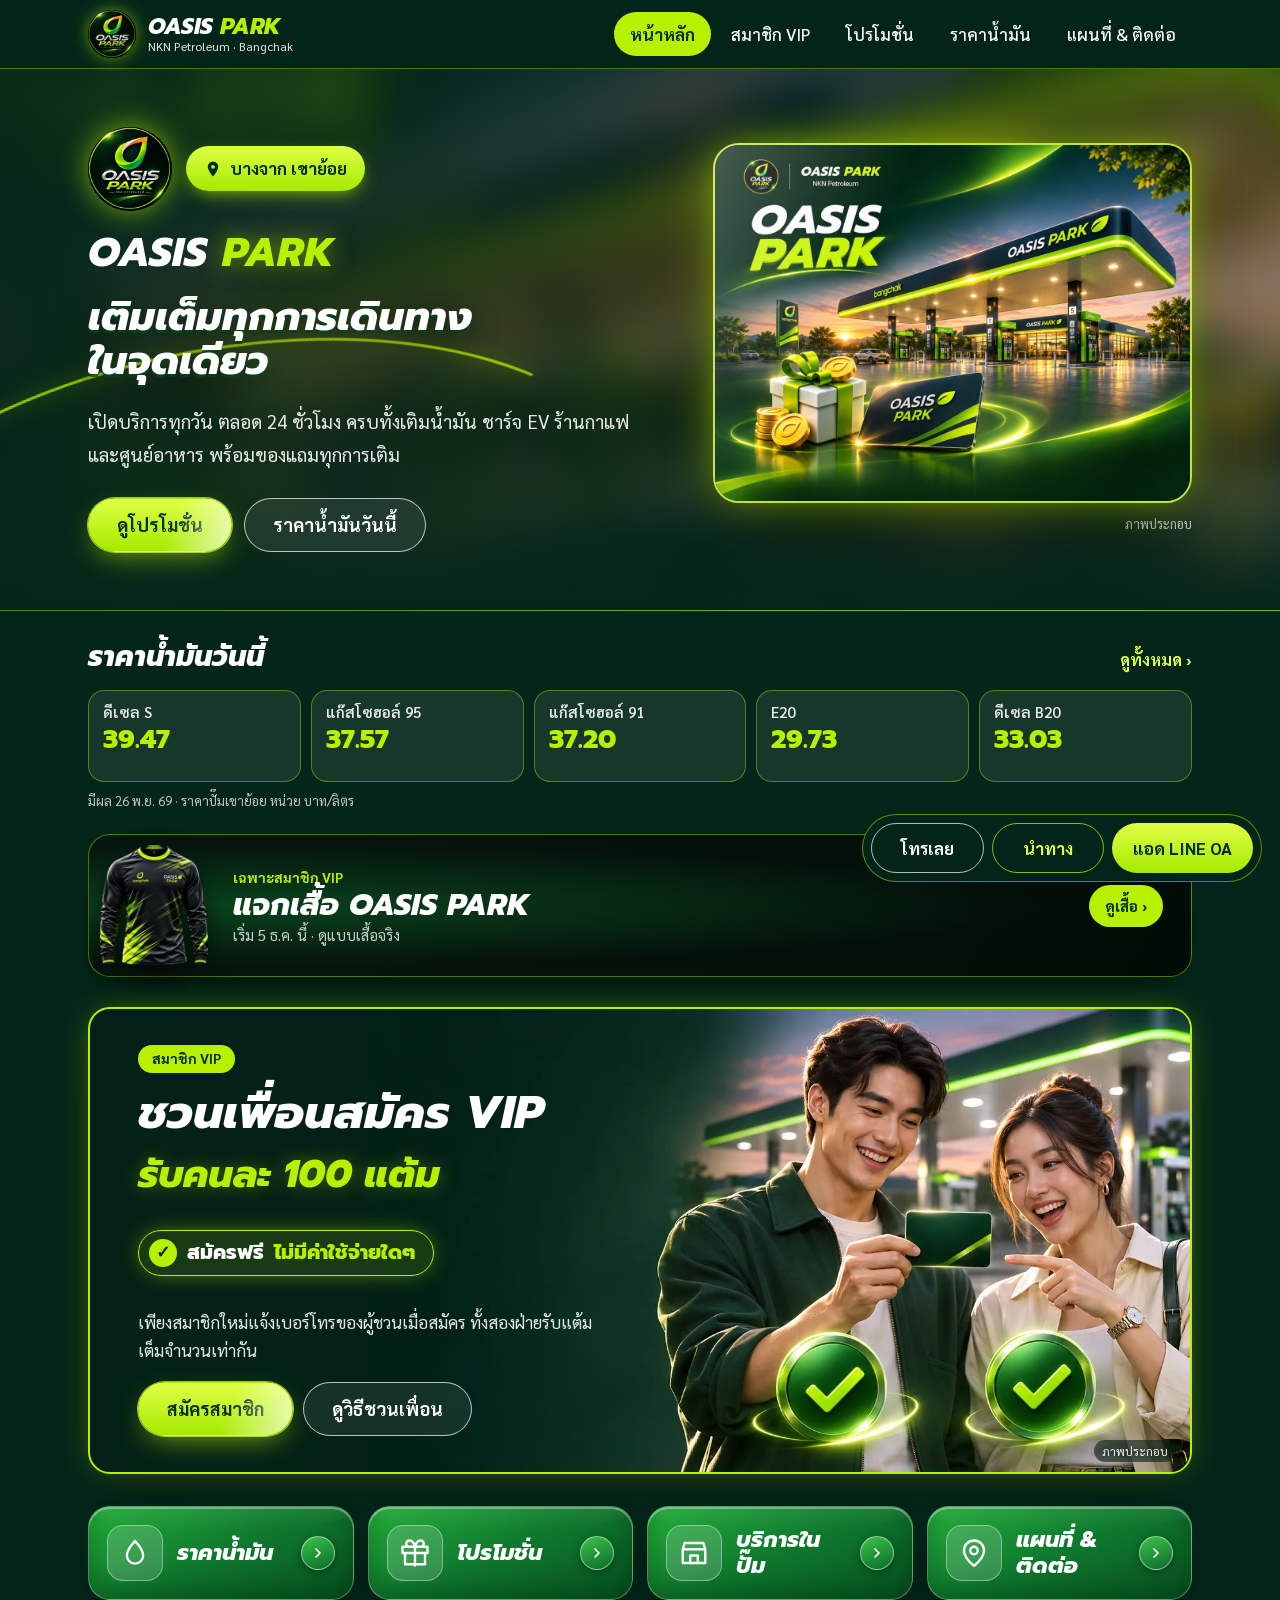
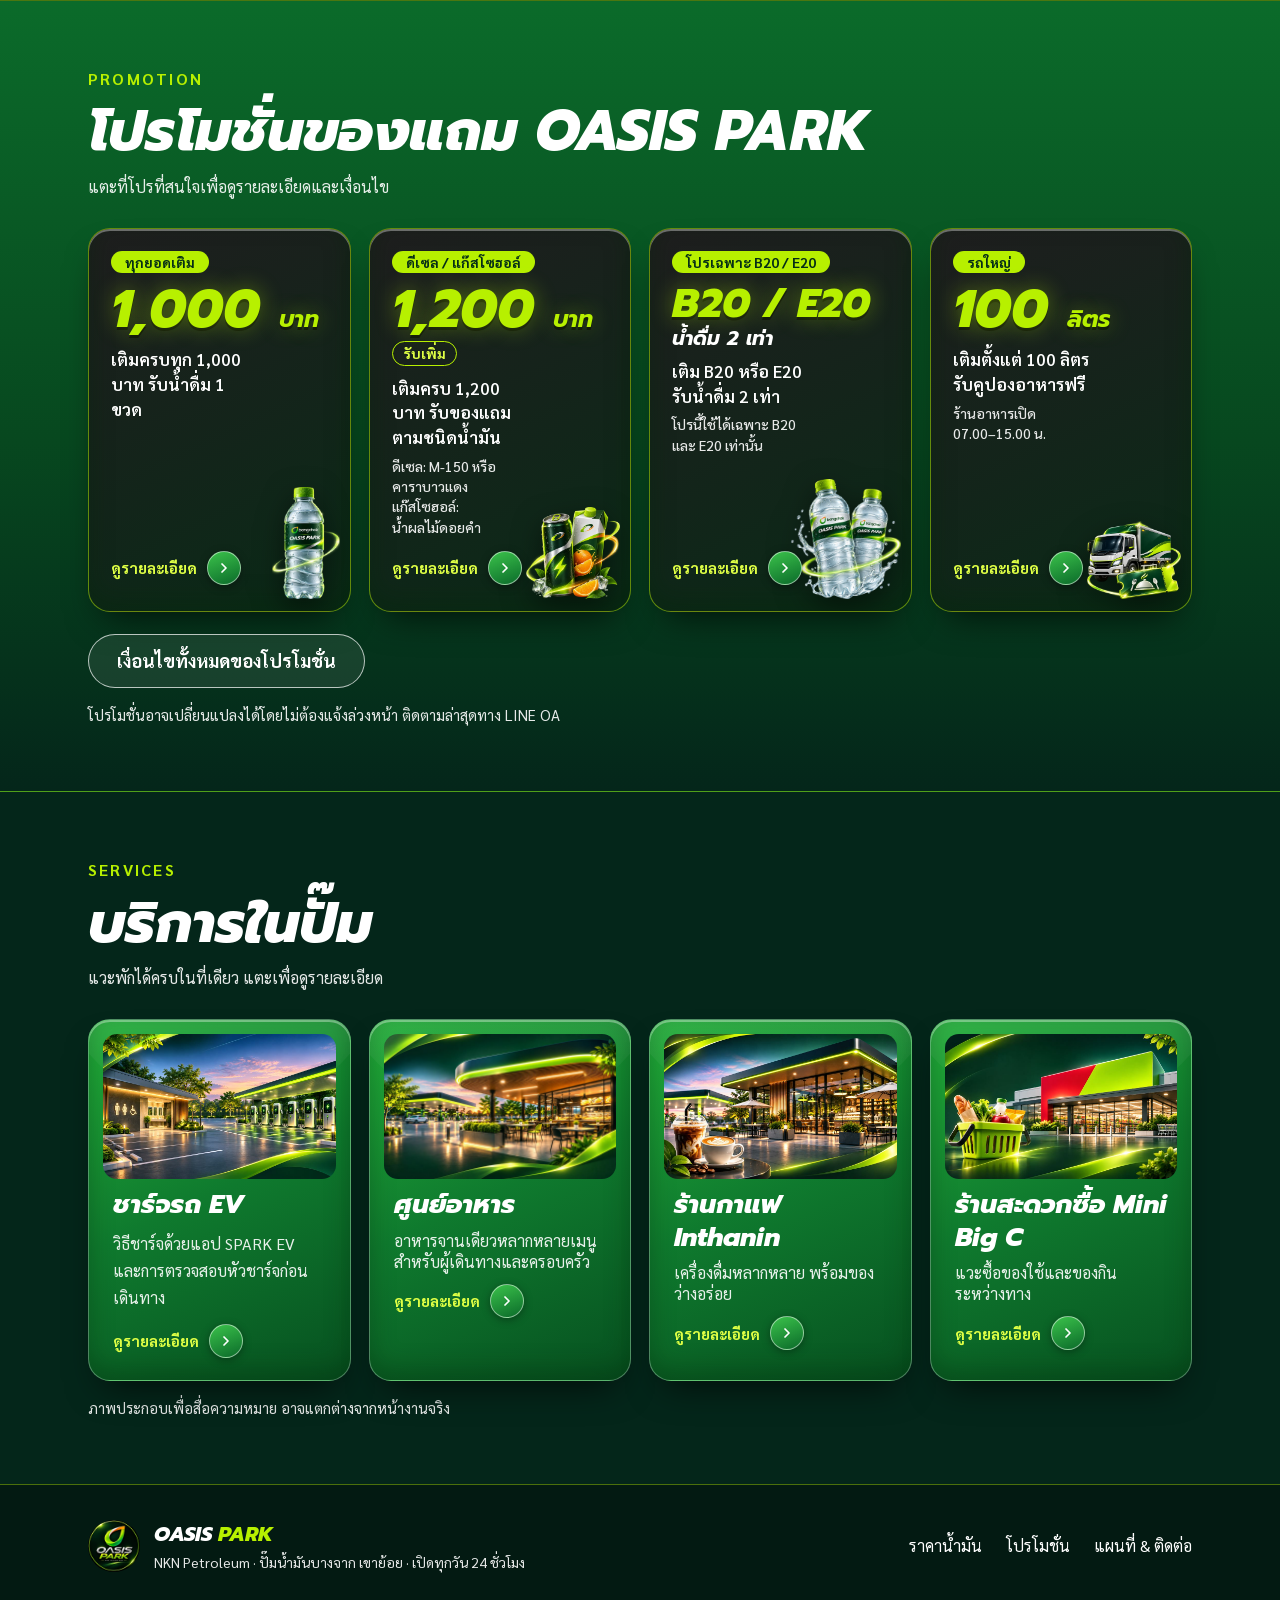
<file: index.html>
<!doctype html>
<html lang="th">
<head>
<meta charset="utf-8">
<meta name="viewport" content="width=device-width, initial-scale=1">
<title>Oasis Park (NKN Petroleum) — ปั๊มน้ำมันบางจาก เขาย้อย เปิด 24 ชั่วโมง</title>
<meta name="description" content="Oasis Park ปั๊มน้ำมันบางจาก เขาย้อย เปิด 24 ชั่วโมง ชาร์จ EV ร้านสะดวกซื้อ Mini Big C กาแฟ Inthanin ศูนย์อาหาร พร้อมโปรโมชั่นของแถมทุกการเติม">
<meta property="og:type" content="website">
<meta property="og:site_name" content="Oasis Park">
<meta property="og:title" content="Oasis Park ปั๊มบางจาก เขาย้อย · เปิด 24 ชั่วโมง">
<meta property="og:description" content="ราคาน้ำมันวันนี้ โปรของแถมทุกการเติม ชาร์จ EV กาแฟ Inthanin Mini Big C และศูนย์อาหาร">
<meta property="og:url" content="https://lilspoonxx.github.io/oasis-park-site/">
<meta property="og:image" content="https://lilspoonxx.github.io/oasis-park-site/assets/img/web/pages/page-home.jpg">
<meta name="twitter:card" content="summary_large_image">
<meta name="theme-color" content="#04261A">
<link rel="icon" href="assets/img/web/brand/logo-emblem-64.png" type="image/png">
<link rel="preconnect" href="https://fonts.googleapis.com">
<link rel="preconnect" href="https://fonts.gstatic.com" crossorigin>
<link rel="stylesheet" href="https://fonts.googleapis.com/css2?family=Prompt:ital,wght@0,500;0,600;0,700;0,800;1,700;1,800&family=Sarabun:wght@400;500;600;700&display=swap">
<link rel="stylesheet" href="assets/css/style.css">
</head>
<body>
<div class="pt" aria-hidden="true"><img src="assets/img/web/brand/logo-emblem-256.webp" alt="" width="110" height="110"></div>

<header class="site">
  <div class="nav-row">
    <a class="brand" href="index.html" aria-label="Oasis Park หน้าหลัก">
      <img src="assets/img/web/brand/logo-emblem-256.webp" alt="" width="48" height="48">
      <span class="bt"><b>OASIS <span>PARK</span></b><small>NKN Petroleum · Bangchak</small></span>
    </a>
    <button class="nav-toggle" aria-label="เปิดเมนู" aria-expanded="false">☰</button>
    <nav class="primary">
      <a href="index.html" class="active" aria-current="page">หน้าหลัก</a>
      <a href="vip.html">สมาชิก VIP</a>
      <a href="promotions.html">โปรโมชั่น</a>
      <a href="prices.html">ราคาน้ำมัน</a>
      <a href="contact.html">แผนที่ &amp; ติดต่อ</a>
    </nav>
  </div>
</header>

<section class="hero layered">
  <div class="hero-bg" style="background-image:url('assets/img/web/pages/page-home-blur.jpg')" aria-hidden="true"></div><div class="hero-veil" aria-hidden="true"></div><div class="swoosh" aria-hidden="true" style="left:-18%;top:52%;width:70%;height:90%;transform:rotate(-12deg);"></div><div class="swoosh" aria-hidden="true" style="right:-22%;top:-45%;width:75%;height:85%;transform:rotate(18deg);opacity:.7;"></div>
  <div class="hero-grid">
    <div class="hero-text">
      <div class="logo-row fx-up">
        <img src="assets/img/web/brand/logo-emblem-256.webp" alt="โลโก้ Oasis Park" width="84" height="84">
        <span class="pill"><svg width="18" height="18" viewBox="0 0 24 24" fill="#052E16" aria-hidden="true"><path d="M12 2a7 7 0 0 0-7 7c0 5 7 13 7 13s7-8 7-13a7 7 0 0 0-7-7zm0 9.5A2.5 2.5 0 1 1 12 6.5a2.5 2.5 0 0 1 0 5z"/></svg>บางจาก เขาย้อย</span>
      </div>
      <div class="brandline fx-up fx-d1">OASIS <span>PARK</span></div>
      <h1 class="disp tag fx-up fx-d1"><span>เติมเต็มทุกการเดินทาง</span><br><span>ในจุดเดียว</span></h1>
      <p class="lead fx-up fx-d2">เปิดบริการทุกวัน ตลอด 24 ชั่วโมง ครบทั้งเติมน้ำมัน ชาร์จ EV ร้านกาแฟ และศูนย์อาหาร พร้อมของแถมทุกการเติม</p>
      <div class="cta-row fx-up fx-d3">
        <a class="btn btn-primary" href="promotions.html">ดูโปรโมชั่น</a>
        <a class="btn btn-outline" href="prices.html">ราคาน้ำมันวันนี้</a>
      </div>
    </div>
    <figure class="shot"><div class="tilt"><span class="halo" aria-hidden="true"></span><img src="assets/img/web/pages/page-home.jpg" alt="ภาพปั๊ม Oasis Park ยามเย็น พร้อมของรางวัลและบัตรสมาชิก" width="1200" height="900"><span class="rim" aria-hidden="true"></span></div><figcaption>ภาพประกอบ</figcaption></figure>
  </div>
</section>

<section class="price-strip" aria-labelledby="ps-h"><div class="wrap">
  <div class="ps-head"><h2 id="ps-h">ราคาน้ำมันวันนี้</h2><a href="prices.html" class="ps-all">ดูทั้งหมด ›</a></div>
  <div class="ps-row" id="homePrices" role="list"></div>
  <p class="ps-note" id="homePricesNote">ราคาอ้างอิงบางจาก หน่วย บาท/ลิตร</p>
</div></section>

<section class="jr-promo-wrap"><div class="wrap">
  <a class="jr-promo" href="promotions.html#jersey">
    <img src="assets/img/web/shirt/jersey-front-sm.webp" alt="เสื้อ OASIS PARK แขนยาว สีดำ ลายไลม์" width="240" height="264">
    <span class="jp-text"><small>เฉพาะสมาชิก VIP</small><b>แจกเสื้อ OASIS PARK</b><span>เริ่ม 5 ธ.ค. นี้ · ดูแบบเสื้อจริง</span></span>
    <span class="jp-go" aria-hidden="true">ดูเสื้อ ›</span>
  </a>
</div></section>

<section class="vip-ref" aria-labelledby="vr-h"><div class="wrap">
  <div class="vr-card">
    <picture class="vr-art">
      <source media="(max-width: 860px)" srcset="assets/img/web/vip/vip-referral-home-v1-m.webp" width="800" height="665">
      <img src="assets/img/web/vip/vip-referral-home-v1.webp" alt="เพื่อนสองคนยิ้มดูบัตรสมาชิก VIP ด้วยกัน พร้อมเหรียญรางวัลคนละเหรียญ" width="1280" height="720">
    </picture>
    <div class="vr-text">
      <span class="tag-pill">สมาชิก VIP</span>
      <h2 id="vr-h">ชวนเพื่อนสมัคร VIP</h2>
      <p class="vr-hl">รับคนละ 100 แต้ม</p>
      <p class="free-badge">สมัครฟรี <b>ไม่มีค่าใช้จ่ายใดๆ</b></p>
      <p class="vr-desc">เพียงสมาชิกใหม่แจ้งเบอร์โทรของผู้ชวนเมื่อสมัคร ทั้งสองฝ่ายรับแต้มเต็มจำนวนเท่ากัน</p>
      <div class="vr-btns">
        <a class="btn btn-primary" href="register.html">สมัครสมาชิก</a>
        <a class="btn btn-outline" href="vip.html">ดูวิธีชวนเพื่อน</a>
      </div>
    </div>
    <span class="vr-cap">ภาพประกอบ</span>
  </div>
</div></section>

<section class="block tight-top"><div class="wrap"><div class="grid quick">
  <a class="glass quick-tile" href="prices.html"><span class="qi"><svg width="30" height="30" viewBox="0 0 24 24" fill="none" stroke="#fff" stroke-width="1.9" stroke-linecap="round" stroke-linejoin="round" aria-hidden="true"><path d="M12 2.5s6.5 6.8 6.5 11.5a6.5 6.5 0 0 1-13 0C5.5 9.3 12 2.5 12 2.5z"/></svg></span><span class="ql">ราคาน้ำมัน</span><span class="chev" aria-hidden="true"><svg width="16" height="16" viewBox="0 0 24 24" fill="none" stroke="#fff" stroke-width="2.6" stroke-linecap="round" stroke-linejoin="round"><path d="m9 6 6 6-6 6"/></svg></span></a>
  <a class="glass quick-tile" href="promotions.html"><span class="qi"><svg width="30" height="30" viewBox="0 0 24 24" fill="none" stroke="#fff" stroke-width="1.9" stroke-linecap="round" stroke-linejoin="round" aria-hidden="true"><path d="M20 12v9H4v-9M2 7h20v5H2zM12 22V7M12 7H7.5a2.5 2.5 0 0 1 0-5C11 2 12 7 12 7zM12 7h4.5a2.5 2.5 0 0 0 0-5C13 2 12 7 12 7z"/></svg></span><span class="ql">โปรโมชั่น</span><span class="chev" aria-hidden="true"><svg width="16" height="16" viewBox="0 0 24 24" fill="none" stroke="#fff" stroke-width="2.6" stroke-linecap="round" stroke-linejoin="round"><path d="m9 6 6 6-6 6"/></svg></span></a>
  <a class="glass quick-tile" href="#services"><span class="qi"><svg width="30" height="30" viewBox="0 0 24 24" fill="none" stroke="#fff" stroke-width="1.9" stroke-linecap="round" stroke-linejoin="round" aria-hidden="true"><path d="M3 9l1.5-5h15L21 9M3 9h18M3 9v11h18V9M9 20v-6h6v6"/></svg></span><span class="ql">บริการในปั๊ม</span><span class="chev" aria-hidden="true"><svg width="16" height="16" viewBox="0 0 24 24" fill="none" stroke="#fff" stroke-width="2.6" stroke-linecap="round" stroke-linejoin="round"><path d="m9 6 6 6-6 6"/></svg></span></a>
  <a class="glass quick-tile" href="contact.html"><span class="qi"><svg width="30" height="30" viewBox="0 0 24 24" fill="none" stroke="#fff" stroke-width="1.9" stroke-linecap="round" stroke-linejoin="round" aria-hidden="true"><path d="M20 10c0 5-5.5 10.2-7.4 11.8a1 1 0 0 1-1.2 0C9.5 20.2 4 15 4 10a8 8 0 0 1 16 0zM12 13a3 3 0 1 0 0-6 3 3 0 0 0 0 6z"/></svg></span><span class="ql">แผนที่ &amp; ติดต่อ</span><span class="chev" aria-hidden="true"><svg width="16" height="16" viewBox="0 0 24 24" fill="none" stroke="#fff" stroke-width="2.6" stroke-linecap="round" stroke-linejoin="round"><path d="m9 6 6 6-6 6"/></svg></span></a>
</div></div></section>

<section class="block alt">
  <div class="wrap">
    <div class="section-head"><div class="eyebrow-label">PROMOTION</div><h2>โปรโมชั่นของแถม OASIS PARK</h2><p>แตะที่โปรที่สนใจเพื่อดูรายละเอียดและเงื่อนไข</p></div>
    <div class="grid">
  <button type="button" class="glass dark fb fb-sm" data-modal="p1" aria-haspopup="dialog">
    <span class="tag-pill">ทุกยอดเติม</span>
    <span class="bignum fb-num">1,000 <small>บาท</small></span>
    <span class="fb-desc">เติมครบทุก 1,000 บาท รับน้ำดื่ม 1 ขวด</span>
    <span class="more">ดูรายละเอียด <span class="chev" aria-hidden="true"><svg width="16" height="16" viewBox="0 0 24 24" fill="none" stroke="#fff" stroke-width="2.6" stroke-linecap="round" stroke-linejoin="round"><path d="m9 6 6 6-6 6"/></svg></span></span>
    <img class="fb-img" src="assets/img/web/promo/freebie-water.webp" alt="ขวดน้ำดื่ม OASIS PARK" width="387" height="640" loading="lazy">
  </button>
  <button type="button" class="glass dark fb fb-md" data-modal="p2" aria-haspopup="dialog">
    <span class="tag-pill">ดีเซล / แก๊สโซฮอล์</span>
    <span class="bignum fb-num">1,200 <small>บาท</small></span>
    <span class="fb-hl">รับเพิ่ม</span>
    <span class="fb-desc">เติมครบ 1,200 บาท รับของแถมตาม<span class="nw">ชนิดน้ำมัน</span><span class="fb-sub">ดีเซล: <span class="nw">M-150</span> หรือ <span class="nw">คาราบาวแดง</span><br>แก๊สโซฮอล์: <span class="nw">น้ำผลไม้ดอยคำ</span></span></span>
    <span class="more">ดูรายละเอียด <span class="chev" aria-hidden="true"><svg width="16" height="16" viewBox="0 0 24 24" fill="none" stroke="#fff" stroke-width="2.6" stroke-linecap="round" stroke-linejoin="round"><path d="m9 6 6 6-6 6"/></svg></span></span>
    <img class="fb-img" src="assets/img/web/promo/freebie-drinks.webp" alt="เครื่องดื่มโปรโมชั่นดีเซลและแก๊สโซฮอล์" width="640" height="625" loading="lazy">
  </button>
  <button type="button" class="glass dark fb fb-lg" data-modal="p3" aria-haspopup="dialog">
    <span class="tag-pill">โปรเฉพาะ B20 / E20</span>
    <span class="bignum fb-num">B20 / E20<span class="fb-get">น้ำดื่ม 2 เท่า</span></span>
    <span class="fb-desc">เติม B20 หรือ E20 รับน้ำดื่ม 2 เท่า<span class="fb-sub">โปรนี้ใช้ได้เฉพาะ B20 และ E20 เท่านั้น</span></span>
    <span class="more">ดูรายละเอียด <span class="chev" aria-hidden="true"><svg width="16" height="16" viewBox="0 0 24 24" fill="none" stroke="#fff" stroke-width="2.6" stroke-linecap="round" stroke-linejoin="round"><path d="m9 6 6 6-6 6"/></svg></span></span>
    <img class="fb-img" src="assets/img/web/promo/freebie-water-x2.webp" alt="น้ำดื่มสองขวดสำหรับโปรโมชั่น B20 และ E20" width="585" height="640" loading="lazy">
  </button>
  <button type="button" class="glass dark fb fb-md" data-modal="p4" aria-haspopup="dialog">
    <span class="tag-pill">รถใหญ่</span>
    <span class="bignum fb-num">100 <small>ลิตร</small></span>
    <span class="fb-desc">เติมตั้งแต่ 100 ลิตร รับคูปองอาหารฟรี<span class="fb-sub">ร้านอาหารเปิด <span class="nw">07.00–15.00 น.</span></span></span>
    <span class="more">ดูรายละเอียด <span class="chev" aria-hidden="true"><svg width="16" height="16" viewBox="0 0 24 24" fill="none" stroke="#fff" stroke-width="2.6" stroke-linecap="round" stroke-linejoin="round"><path d="m9 6 6 6-6 6"/></svg></span></span>
    <img class="fb-img" src="assets/img/web/promo/freebie-rice-coupon.webp" alt="รถใหญ่พร้อมคูปองอาหาร" width="640" height="534" loading="lazy">
  </button>
</div>
<p style="margin:22px 0 0;"><button type="button" class="btn btn-outline" data-modal="terms" aria-haspopup="dialog">เงื่อนไขทั้งหมดของโปรโมชั่น</button></p>
<p class="note" style="margin-top:14px;">โปรโมชั่นอาจเปลี่ยนแปลงได้โดยไม่ต้องแจ้งล่วงหน้า ติดตามล่าสุดทาง LINE OA</p>
  </div>
</section>

<section class="block" id="services">
  <div class="wrap">
    <div class="section-head"><div class="eyebrow-label">SERVICES</div><h2>บริการในปั๊ม</h2><p>แวะพักได้ครบในที่เดียว แตะเพื่อดูรายละเอียด</p></div>
    <div class="grid wide svc">
  <a class="glass img" href="ev.html">
    <img width="1000" height="563" class="thumb" src="assets/img/web/services/ev-scene.jpg" alt="หัวชาร์จ EV ใต้หลังคาไฟเขียวไลม์ ข้างห้องน้ำ" loading="lazy">
    <span class="pad-in"><h3>ชาร์จรถ EV</h3><p>วิธีชาร์จด้วยแอป SPARK EV และการตรวจสอบหัวชาร์จก่อนเดินทาง</p><span class="more">ดูรายละเอียด <span class="chev" aria-hidden="true"><svg width="16" height="16" viewBox="0 0 24 24" fill="none" stroke="#fff" stroke-width="2.6" stroke-linecap="round" stroke-linejoin="round"><path d="m9 6 6 6-6 6"/></svg></span></span></span>
  </a>  <button type="button" class="glass img" data-modal="s3" aria-haspopup="dialog">
    <img width="1000" height="588" class="thumb" src="assets/img/web/services/food-scene.jpg" alt="ศูนย์อาหารยามเย็นข้างลานเติมน้ำมัน" loading="lazy">
    <span class="pad-in"><h3>ศูนย์อาหาร</h3><p>อาหารจานเดียวหลากหลายเมนู สำหรับผู้เดินทางและครอบครัว</p><span class="more">ดูรายละเอียด <span class="chev" aria-hidden="true"><svg width="16" height="16" viewBox="0 0 24 24" fill="none" stroke="#fff" stroke-width="2.6" stroke-linecap="round" stroke-linejoin="round"><path d="m9 6 6 6-6 6"/></svg></span></span></span>
  </button>  <button type="button" class="glass img" data-modal="s2" aria-haspopup="dialog">
    <img width="1000" height="563" class="thumb" src="assets/img/web/services/cafe-scene.jpg" alt="ร้านกาแฟยามเย็น พร้อมกาแฟเย็นและลาเต้" loading="lazy">
    <span class="pad-in"><h3>ร้านกาแฟ Inthanin</h3><p>เครื่องดื่มหลากหลาย พร้อมของว่างอร่อย</p><span class="more">ดูรายละเอียด <span class="chev" aria-hidden="true"><svg width="16" height="16" viewBox="0 0 24 24" fill="none" stroke="#fff" stroke-width="2.6" stroke-linecap="round" stroke-linejoin="round"><path d="m9 6 6 6-6 6"/></svg></span></span></span>
  </button>  <button type="button" class="glass img" data-modal="s1" aria-haspopup="dialog">
    <img width="1000" height="563" class="thumb" src="assets/img/web/services/shop-scene.jpg" alt="ร้านสะดวกซื้อหน้าปั๊ม พร้อมตะกร้าสินค้า" loading="lazy">
    <span class="pad-in"><h3>ร้านสะดวกซื้อ Mini Big C</h3><p>แวะซื้อของใช้และของกินระหว่างทาง</p><span class="more">ดูรายละเอียด <span class="chev" aria-hidden="true"><svg width="16" height="16" viewBox="0 0 24 24" fill="none" stroke="#fff" stroke-width="2.6" stroke-linecap="round" stroke-linejoin="round"><path d="m9 6 6 6-6 6"/></svg></span></span></span>
  </button>
</div>
<p class="note" style="margin-top:14px;">ภาพประกอบเพื่อสื่อความหมาย อาจแตกต่างจากหน้างานจริง</p>
  </div>
</section>

<!-- ซ่อนไว้ก่อน (สปูนสั่ง 26 พ.ย. 69) รอรูปปั๊มจริง · เอากลับ = ลบบรรทัดคอมเมนต์นี้กับบรรทัดปิดท้าย
<section class="block">
  <div class="wrap">
    <div class="section-head"><div class="eyebrow-label">GALLERY</div><h2>บรรยากาศใน Oasis Park</h2><p>ลานเติมน้ำมัน ร้านค้า จุดพักรถ และจุดชาร์จ EV ในที่เดียว</p></div>
    <button type="button" class="glass gallery" data-modal="gallery" aria-haspopup="dialog">
  <img src="assets/img/web/gallery/oasis-collage.jpg" alt="ภาพรวมบรรยากาศ Oasis Park: ปั๊มน้ำมัน หัวจ่าย หัวชาร์จ EV Inthanin ศูนย์อาหาร ร้านสะดวกซื้อ ห้องน้ำ ลานจอดรถ และบัตรสมาชิก" loading="lazy" width="1400" height="788">
  <span class="more" style="padding:12px 10px 4px;">แตะเพื่อดูภาพใหญ่ <span class="chev" aria-hidden="true"><svg width="16" height="16" viewBox="0 0 24 24" fill="none" stroke="#fff" stroke-width="2.6" stroke-linecap="round" stroke-linejoin="round"><path d="m9 6 6 6-6 6"/></svg></span></span>
</button>
<p class="note" style="margin-top:14px;">ภาพประกอบบรรยากาศ อาจแตกต่างจากหน้างานจริง</p>
  </div>
</section>
-->


<footer class="site">
  <div class="wrap foot">
    <div class="fb">
      <img src="assets/img/web/brand/logo-emblem-256.webp" alt="" width="52" height="52">
      <div><div class="fn">OASIS <span>PARK</span></div><small>NKN Petroleum · ปั๊มน้ำมันบางจาก เขาย้อย · เปิดทุกวัน 24 ชั่วโมง</small></div>
    </div>
    <nav><a href="prices.html">ราคาน้ำมัน</a><a href="promotions.html">โปรโมชั่น</a><a href="contact.html">แผนที่ &amp; ติดต่อ</a></nav>
  </div>
</footer>

<div class="sticky-bar">
  <a class="call" href="tel:0954414142">โทรเลย</a>
  <a class="nav" href="https://maps.app.goo.gl/FMdbPYjpVNQoEC7d7" target="_blank" rel="noopener">นำทาง</a>
  <a class="line" href="https://line.me/R/ti/p/@087rhavv" target="_blank" rel="noopener">แอด LINE OA</a>
</div>

<script src="data/prices.js"></script>
<script src="assets/js/fuel-prices.js"></script>
<script src="assets/js/main.js"></script>
<script src="assets/js/home-prices.js"></script>
</body>
</html>
</file>
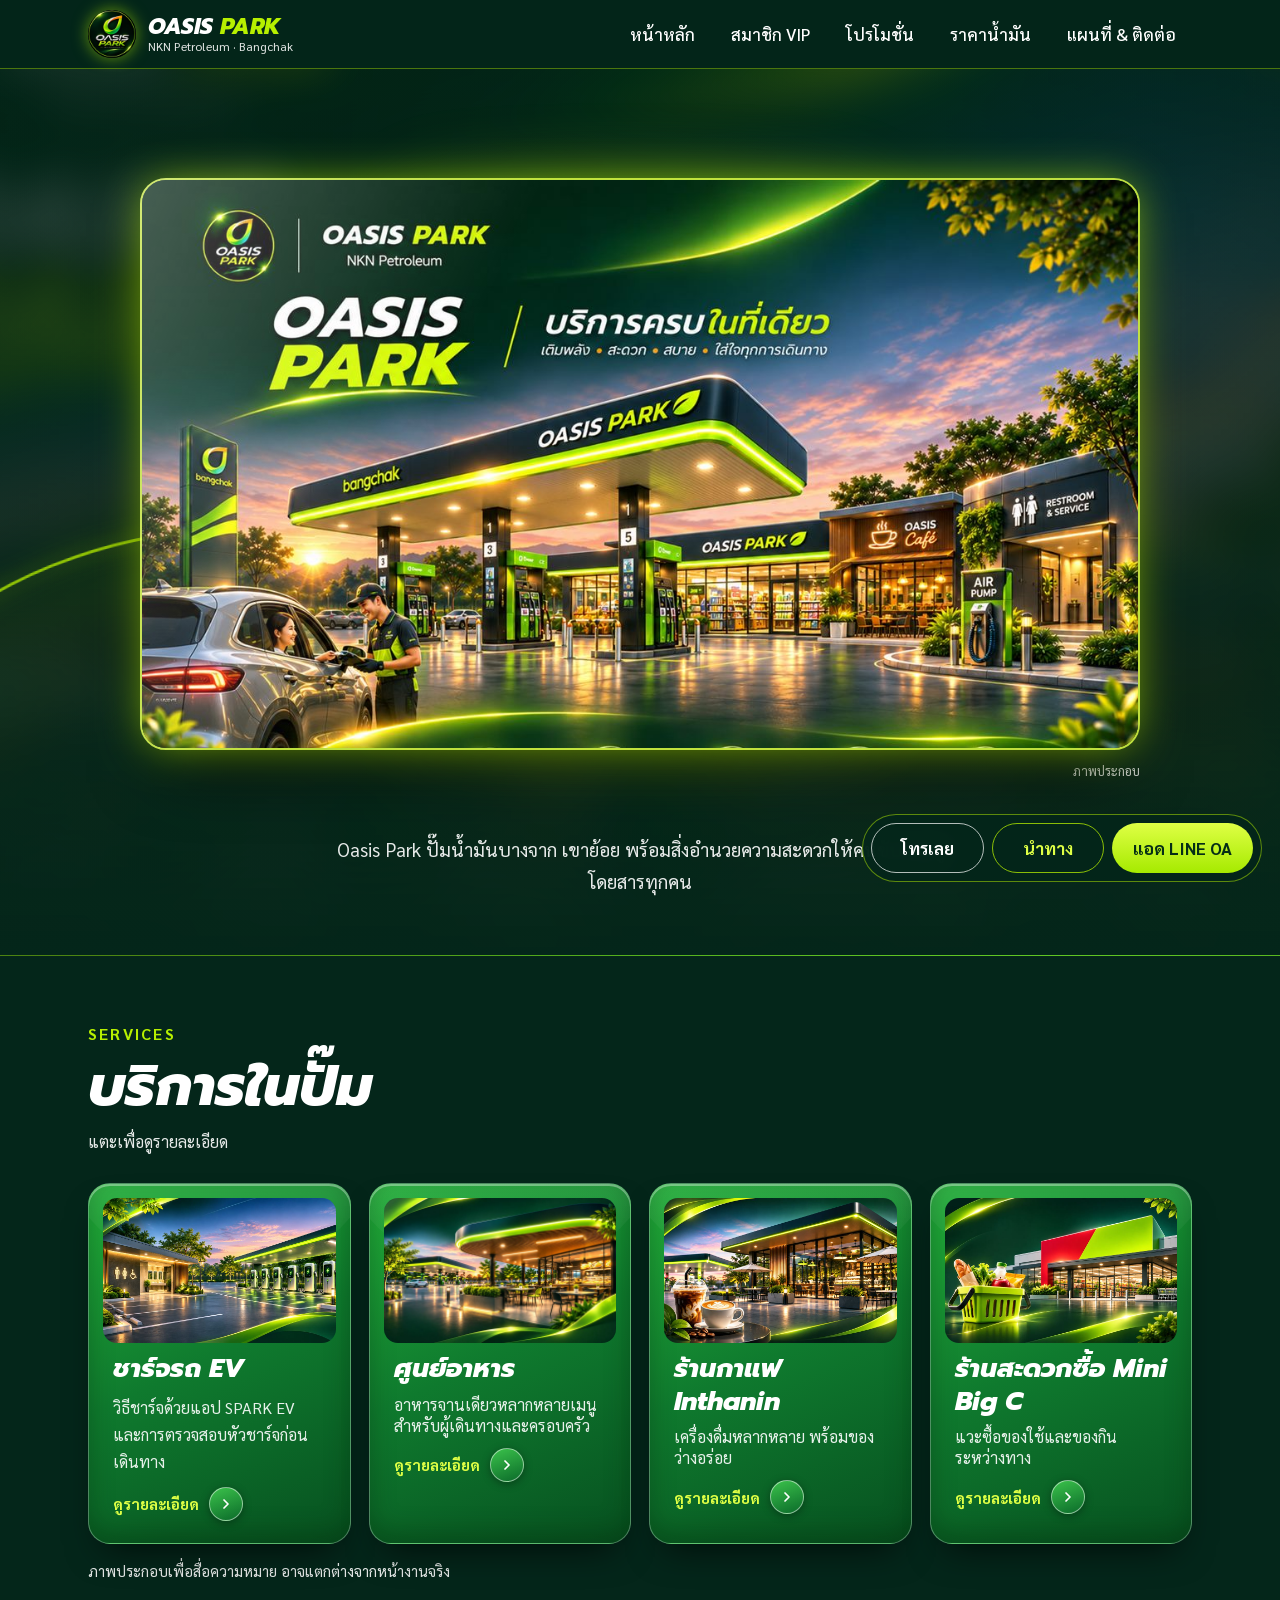
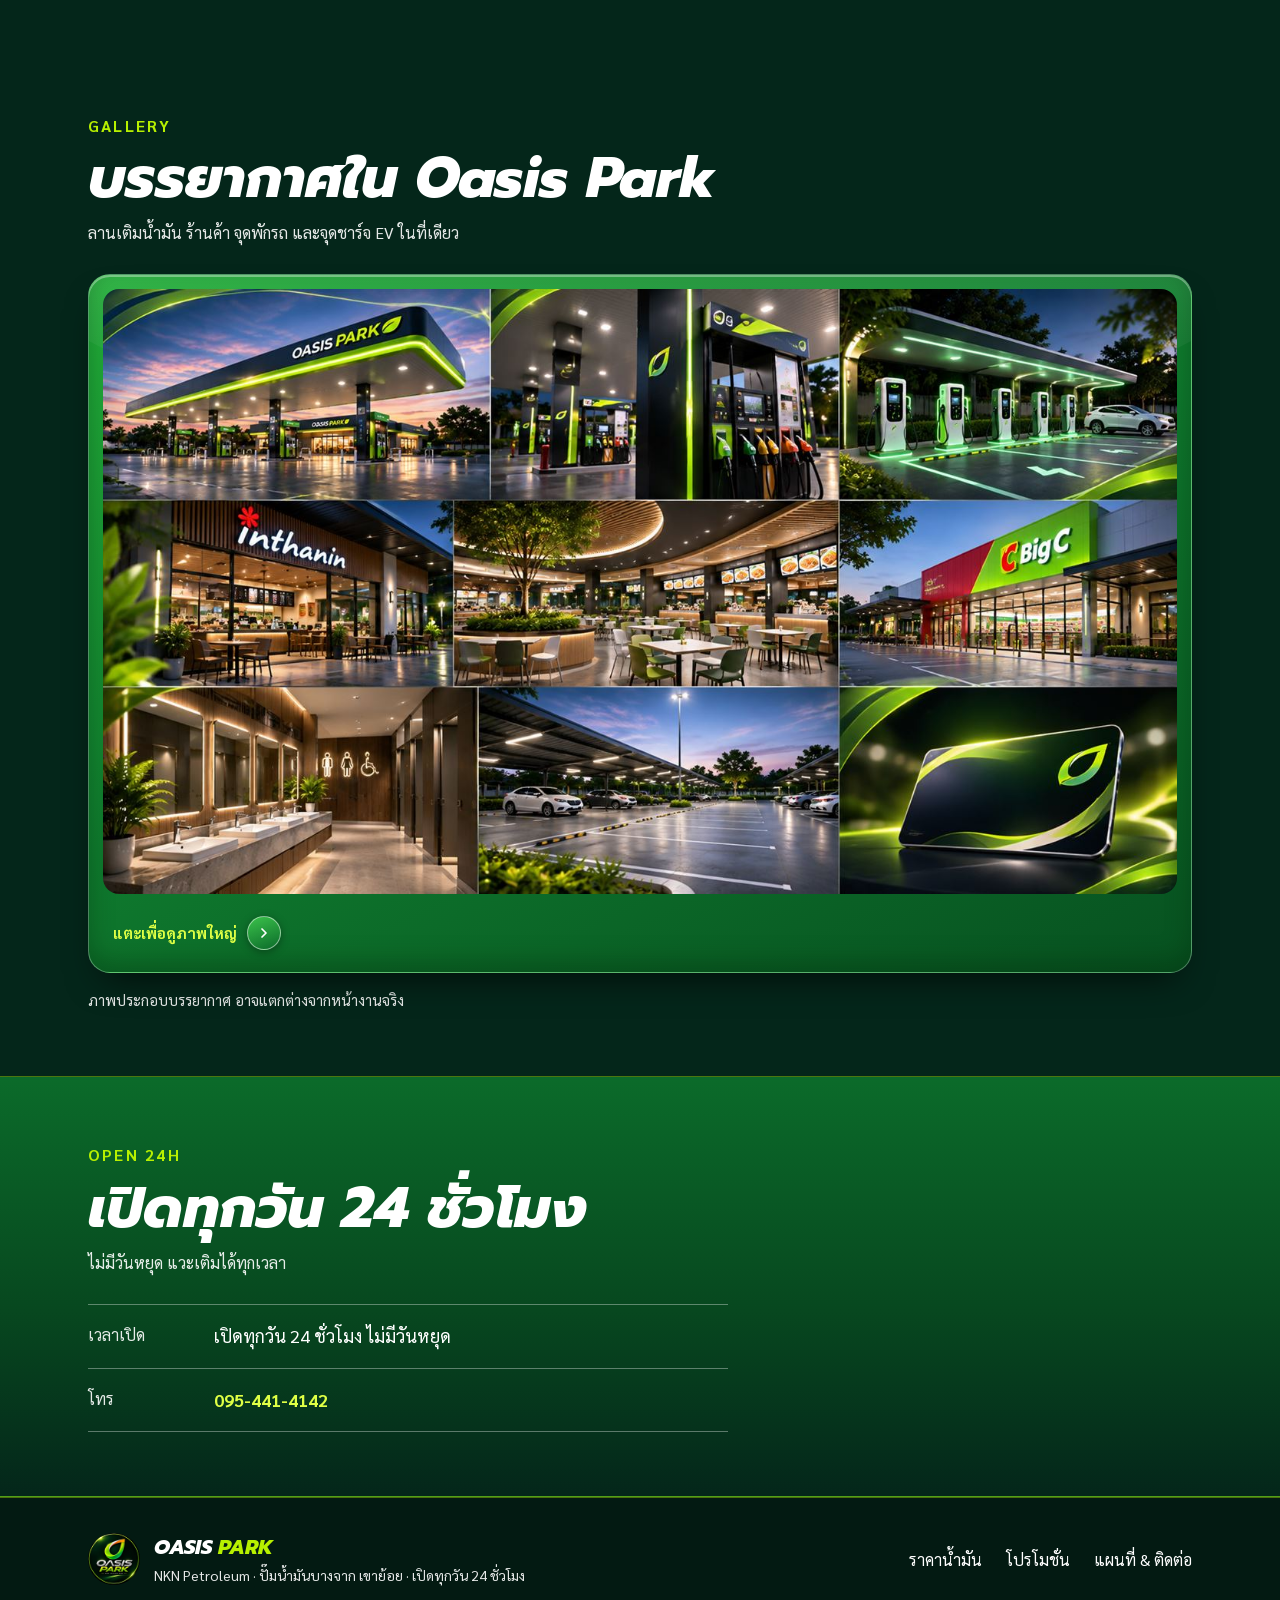
<file: about.html>
<!doctype html>
<html lang="th">
<head>
<meta charset="utf-8">
<meta name="viewport" content="width=device-width, initial-scale=1">
<title>ร้านของเรา — Oasis Park</title>
<meta name="description" content="บริการใน Oasis Park บางจาก เขาย้อย ชาร์จ EV ร้านสะดวกซื้อ Mini Big C กาแฟ Inthanin ศูนย์อาหาร">
<link rel="icon" href="assets/img/web/brand/logo-emblem-64.png" type="image/png">
<link rel="preconnect" href="https://fonts.googleapis.com">
<link rel="preconnect" href="https://fonts.gstatic.com" crossorigin>
<link rel="stylesheet" href="https://fonts.googleapis.com/css2?family=Prompt:ital,wght@0,500;0,600;0,700;0,800;1,700;1,800&family=Sarabun:wght@400;500;600;700&display=swap">
<link rel="stylesheet" href="assets/css/style.css">
</head>
<body>
<div class="pt" aria-hidden="true"><img src="assets/img/web/brand/logo-emblem-256.webp" alt="" width="110" height="110"></div>

<header class="site">
  <div class="nav-row">
    <a class="brand" href="index.html" aria-label="Oasis Park หน้าหลัก">
      <img src="assets/img/web/brand/logo-emblem-256.webp" alt="" width="48" height="48">
      <span class="bt"><b>OASIS <span>PARK</span></b><small>NKN Petroleum · Bangchak</small></span>
    </a>
    <button class="nav-toggle" aria-label="เปิดเมนู" aria-expanded="false">☰</button>
    <nav class="primary">
      <a href="index.html">หน้าหลัก</a>
      <a href="vip.html">สมาชิก VIP</a>
      <a href="promotions.html">โปรโมชั่น</a>
      <a href="prices.html">ราคาน้ำมัน</a>
      <a href="contact.html">แผนที่ &amp; ติดต่อ</a>
    </nav>
  </div>
</header>

<section class="hero layered center">
  <div class="hero-bg" style="background-image:url('assets/img/web/pages/page-services-blur.jpg')" aria-hidden="true"></div><div class="hero-veil" aria-hidden="true"></div><div class="swoosh" aria-hidden="true" style="left:-18%;top:52%;width:70%;height:90%;transform:rotate(-12deg);"></div><div class="swoosh" aria-hidden="true" style="right:-22%;top:-45%;width:75%;height:85%;transform:rotate(18deg);opacity:.7;"></div>
  <div class="hero-grid center"><div class="hero-text">
    <h1 class="sr-only">ร้านของเรา — บริการครบในที่เดียว</h1>
  </div>
  <figure class="shot"><div class="tilt"><span class="halo" aria-hidden="true"></span><img src="assets/img/web/pages/page-services.jpg" alt="ภาพปั๊ม Oasis Park ยามเย็น พร้อมร้านค้าและบริการ" width="1200" height="684"><span class="rim" aria-hidden="true"></span></div><figcaption>ภาพประกอบ</figcaption></figure>
  <div class="hero-text"><p class="lead">Oasis Park ปั๊มน้ำมันบางจาก เขาย้อย พร้อมสิ่งอำนวยความสะดวกให้คนขับและผู้โดยสารทุกคน</p></div></div>
</section>
<section class="block">
  <div class="wrap">
    <div class="section-head"><div class="eyebrow-label">SERVICES</div><h2>บริการในปั๊ม</h2><p>แตะเพื่อดูรายละเอียด</p></div>
    <div class="grid wide">
  <a class="glass img" href="ev.html">
    <img width="1000" height="563" class="thumb" src="assets/img/web/services/ev-scene.jpg" alt="หัวชาร์จ EV ใต้หลังคาไฟเขียวไลม์ ข้างห้องน้ำ" loading="lazy">
    <span class="pad-in"><h3>ชาร์จรถ EV</h3><p>วิธีชาร์จด้วยแอป SPARK EV และการตรวจสอบหัวชาร์จก่อนเดินทาง</p><span class="more">ดูรายละเอียด <span class="chev" aria-hidden="true"><svg width="16" height="16" viewBox="0 0 24 24" fill="none" stroke="#fff" stroke-width="2.6" stroke-linecap="round" stroke-linejoin="round"><path d="m9 6 6 6-6 6"/></svg></span></span></span>
  </a>  <button type="button" class="glass img" data-modal="s3" aria-haspopup="dialog">
    <img width="1000" height="588" class="thumb" src="assets/img/web/services/food-scene.jpg" alt="ศูนย์อาหารยามเย็นข้างลานเติมน้ำมัน" loading="lazy">
    <span class="pad-in"><h3>ศูนย์อาหาร</h3><p>อาหารจานเดียวหลากหลายเมนู สำหรับผู้เดินทางและครอบครัว</p><span class="more">ดูรายละเอียด <span class="chev" aria-hidden="true"><svg width="16" height="16" viewBox="0 0 24 24" fill="none" stroke="#fff" stroke-width="2.6" stroke-linecap="round" stroke-linejoin="round"><path d="m9 6 6 6-6 6"/></svg></span></span></span>
  </button>  <button type="button" class="glass img" data-modal="s2" aria-haspopup="dialog">
    <img width="1000" height="563" class="thumb" src="assets/img/web/services/cafe-scene.jpg" alt="ร้านกาแฟยามเย็น พร้อมกาแฟเย็นและลาเต้" loading="lazy">
    <span class="pad-in"><h3>ร้านกาแฟ Inthanin</h3><p>เครื่องดื่มหลากหลาย พร้อมของว่างอร่อย</p><span class="more">ดูรายละเอียด <span class="chev" aria-hidden="true"><svg width="16" height="16" viewBox="0 0 24 24" fill="none" stroke="#fff" stroke-width="2.6" stroke-linecap="round" stroke-linejoin="round"><path d="m9 6 6 6-6 6"/></svg></span></span></span>
  </button>  <button type="button" class="glass img" data-modal="s1" aria-haspopup="dialog">
    <img width="1000" height="563" class="thumb" src="assets/img/web/services/shop-scene.jpg" alt="ร้านสะดวกซื้อหน้าปั๊ม พร้อมตะกร้าสินค้า" loading="lazy">
    <span class="pad-in"><h3>ร้านสะดวกซื้อ Mini Big C</h3><p>แวะซื้อของใช้และของกินระหว่างทาง</p><span class="more">ดูรายละเอียด <span class="chev" aria-hidden="true"><svg width="16" height="16" viewBox="0 0 24 24" fill="none" stroke="#fff" stroke-width="2.6" stroke-linecap="round" stroke-linejoin="round"><path d="m9 6 6 6-6 6"/></svg></span></span></span>
  </button>
</div>
<p class="note" style="margin-top:14px;">ภาพประกอบเพื่อสื่อความหมาย อาจแตกต่างจากหน้างานจริง</p>
  </div>
</section>
<section class="block">
  <div class="wrap">
    <div class="section-head"><div class="eyebrow-label">GALLERY</div><h2>บรรยากาศใน Oasis Park</h2><p>ลานเติมน้ำมัน ร้านค้า จุดพักรถ และจุดชาร์จ EV ในที่เดียว</p></div>
    <button type="button" class="glass gallery" data-modal="gallery" aria-haspopup="dialog">
  <img src="assets/img/web/gallery/oasis-collage.jpg" alt="ภาพรวมบรรยากาศ Oasis Park: ปั๊มน้ำมัน หัวจ่าย หัวชาร์จ EV Inthanin ศูนย์อาหาร ร้านสะดวกซื้อ ห้องน้ำ ลานจอดรถ และบัตรสมาชิก" loading="lazy" width="1400" height="788">
  <span class="more" style="padding:12px 10px 4px;">แตะเพื่อดูภาพใหญ่ <span class="chev" aria-hidden="true"><svg width="16" height="16" viewBox="0 0 24 24" fill="none" stroke="#fff" stroke-width="2.6" stroke-linecap="round" stroke-linejoin="round"><path d="m9 6 6 6-6 6"/></svg></span></span>
</button>
<p class="note" style="margin-top:14px;">ภาพประกอบบรรยากาศ อาจแตกต่างจากหน้างานจริง</p>
  </div>
</section>
<section class="block alt">
  <div class="wrap">
    <div class="section-head"><div class="eyebrow-label">OPEN 24H</div><h2>เปิดทุกวัน 24 ชั่วโมง</h2><p>ไม่มีวันหยุด แวะเติมได้ทุกเวลา</p></div>
    <dl class="dl" style="max-width:640px;">
      <div><dt>เวลาเปิด</dt><dd>เปิดทุกวัน 24 ชั่วโมง ไม่มีวันหยุด</dd></div>
      <div><dt>โทร</dt><dd><a href="tel:0954414142">095-441-4142</a></dd></div>
    </dl>
  </div>
</section>

<footer class="site">
  <div class="wrap foot">
    <div class="fb">
      <img src="assets/img/web/brand/logo-emblem-256.webp" alt="" width="52" height="52">
      <div><div class="fn">OASIS <span>PARK</span></div><small>NKN Petroleum · ปั๊มน้ำมันบางจาก เขาย้อย · เปิดทุกวัน 24 ชั่วโมง</small></div>
    </div>
    <nav><a href="prices.html">ราคาน้ำมัน</a><a href="promotions.html">โปรโมชั่น</a><a href="contact.html">แผนที่ &amp; ติดต่อ</a></nav>
  </div>
</footer>

<div class="sticky-bar">
  <a class="call" href="tel:0954414142">โทรเลย</a>
  <a class="nav" href="https://maps.app.goo.gl/FMdbPYjpVNQoEC7d7" target="_blank" rel="noopener">นำทาง</a>
  <a class="line" href="https://line.me/R/ti/p/@087rhavv" target="_blank" rel="noopener">แอด LINE OA</a>
</div>

<script src="assets/js/main.js"></script>
</body>
</html>
</file>
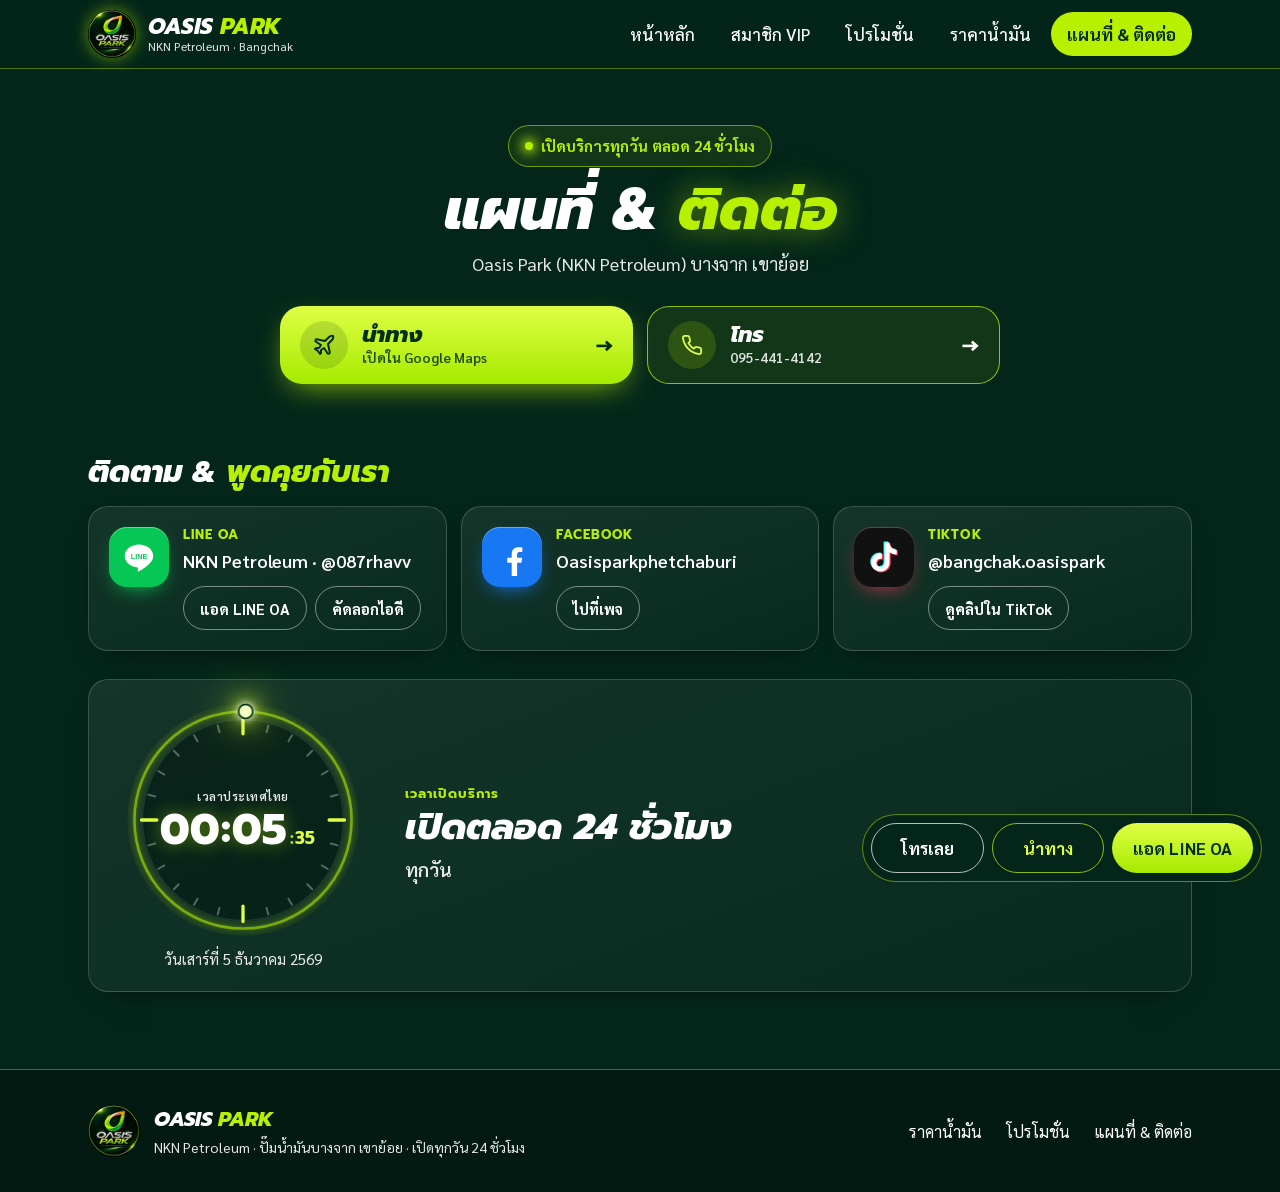
<file: contact.html>
<!doctype html>
<html lang="th">
<head>
<meta charset="utf-8">
<meta name="viewport" content="width=device-width, initial-scale=1">
<title>แผนที่ & ติดต่อ — Oasis Park</title>
<meta name="description" content="แผนที่และช่องทางติดต่อ Oasis Park (NKN Petroleum) บางจาก เขาย้อย เปิดทุกวัน 24 ชั่วโมง">
<link rel="icon" href="assets/img/web/brand/logo-emblem-64.png" type="image/png">
<link rel="preconnect" href="https://fonts.googleapis.com">
<link rel="preconnect" href="https://fonts.gstatic.com" crossorigin>
<link rel="stylesheet" href="https://fonts.googleapis.com/css2?family=Prompt:ital,wght@0,500;0,600;0,700;0,800;1,700;1,800&family=Sarabun:wght@400;500;600;700&display=swap">
<link rel="stylesheet" href="assets/css/style.css">
<link rel="stylesheet" href="assets/css/contact.css">
</head>
<body>
<script>document.documentElement.classList.add('js')</script>
<div class="pt" aria-hidden="true"><img src="assets/img/web/brand/logo-emblem-256.webp" alt="" width="110" height="110"></div>

<header class="site">
  <div class="nav-row">
    <a class="brand" href="index.html" aria-label="Oasis Park หน้าหลัก">
      <img src="assets/img/web/brand/logo-emblem-256.webp" alt="" width="48" height="48">
      <span class="bt"><b>OASIS <span>PARK</span></b><small>NKN Petroleum · Bangchak</small></span>
    </a>
    <button class="nav-toggle" aria-label="เปิดเมนู" aria-expanded="false">☰</button>
    <nav class="primary">
      <a href="index.html">หน้าหลัก</a>
      <a href="vip.html">สมาชิก VIP</a>
      <a href="promotions.html">โปรโมชั่น</a>
      <a href="prices.html">ราคาน้ำมัน</a>
      <a href="contact.html" class="active" aria-current="page">แผนที่ &amp; ติดต่อ</a>
    </nav>
  </div>
</header>

<main>
<section class="ct-hero">
  <div class="wrap">
    <span class="pill outline rv"><span class="dot" aria-hidden="true"></span>เปิดบริการทุกวัน ตลอด 24 ชั่วโมง</span>
    <h1 class="rv" style="--d:.05s">แผนที่ &amp; <span class="accent">ติดต่อ</span></h1>
    <p class="rv" style="--d:.1s">Oasis Park (NKN Petroleum) บางจาก เขาย้อย</p>

    <div class="hero-cta">
      <a class="big-btn go rv" style="--d:.15s" href="https://maps.app.goo.gl/FMdbPYjpVNQoEC7d7" target="_blank" rel="noopener">
        <span class="ic" aria-hidden="true"><svg width="24" height="24" viewBox="0 0 24 24" fill="none" stroke="currentColor" stroke-width="2" stroke-linecap="round" stroke-linejoin="round"><path d="M17.8 19.2 16 11l3.5-3.5C21 6 21.5 4 21 3c-1-.5-3 0-4.5 1.5L13 8 4.8 6.2c-.5-.1-.9.1-1.1.5l-.3.5c-.2.5-.1 1 .3 1.3L9 12l-2 3H4l-1 1 3 2 2 3 1-1v-3l3-2 3.5 5.3c.3.4.8.5 1.3.3l.5-.2c.4-.3.6-.7.5-1.2z"/></svg></span>
        <span><b>นำทาง</b><small>เปิดใน Google Maps</small></span>
        <span class="arr" aria-hidden="true">→</span>
      </a>
      <a class="big-btn call rv" style="--d:.2s" href="tel:0954414142">
        <span class="ic" aria-hidden="true"><svg width="22" height="22" viewBox="0 0 24 24" fill="none" stroke="#DFFF45" stroke-width="2" stroke-linecap="round" stroke-linejoin="round"><path d="M22 16.92v3a2 2 0 0 1-2.18 2 19.8 19.8 0 0 1-8.63-3.07 19.5 19.5 0 0 1-6-6A19.8 19.8 0 0 1 2.1 4.18 2 2 0 0 1 4.11 2h3a2 2 0 0 1 2 1.72c.13.96.36 1.9.7 2.81a2 2 0 0 1-.45 2.11L8.09 9.91a16 16 0 0 0 6 6l1.27-1.27a2 2 0 0 1 2.11-.45c.91.34 1.85.57 2.81.7A2 2 0 0 1 22 16.92z"/></svg></span>
        <span><b>โทร</b><small>095-441-4142</small></span>
        <span class="arr" aria-hidden="true">→</span>
      </a>
    </div>
  </div>
</section>

<section class="block tight-top" style="padding-bottom:clamp(40px,6vw,80px)">
  <div class="wrap">
    <h2 class="sc-h rv">ติดตาม &amp; <span>พูดคุยกับเรา</span></h2>
    <div class="social">
      <div class="card sc rv" style="--d:.05s">
        <a class="si line" href="https://line.me/R/ti/p/@087rhavv" target="_blank" rel="noopener" tabindex="-1" aria-hidden="true" data-social style="--c:#06C755"><svg viewBox="0 0 40 40" aria-hidden="true"><path fill="#fff" d="M20 7.5c-7.9 0-14.3 5.1-14.3 11.5 0 5.7 5.1 10.4 11.9 11.3.5.1 1.1.3 1.3.7.1.4.1.9 0 1.3l-.2 1.2c-.1.4-.3 1.4 1.2.8 1.5-.6 8.2-4.8 11.2-8.3 2.1-2.3 3.1-4.6 3.1-7.1C34.3 12.6 27.9 7.5 20 7.5z"/><text x="20" y="22.3" text-anchor="middle" font-family="Arial, Helvetica, sans-serif" font-weight="900" font-size="7.2" fill="#06C755">LINE</text></svg></a>
        <span class="lb">LINE OA</span>
        <span class="val">NKN Petroleum · @087rhavv</span>
        <span class="acts">
          <a class="chip" href="https://line.me/R/ti/p/@087rhavv" target="_blank" rel="noopener" data-social>แอด LINE OA</a>
          <button class="chip" type="button" data-copy="@087rhavv" data-label="คัดลอกไอดี"><span>คัดลอกไอดี</span></button>
        </span>
      </div>

      <div class="card sc rv" style="--d:.1s">
        <a class="si fb" href="https://www.facebook.com/Oasisparkphetchaburi" target="_blank" rel="noopener" tabindex="-1" aria-hidden="true" data-social style="--c:#1877F2"><svg viewBox="0 0 24 24" aria-hidden="true"><path fill="#fff" d="M15.6 24v-9.3h3.1l.5-3.6h-3.6V8.8c0-1 .3-1.8 1.8-1.8h1.9V3.8c-.3 0-1.5-.1-2.8-.1-2.8 0-4.7 1.7-4.7 4.8v2.6H8.6v3.6h3.2V24z"/></svg></a>
        <span class="lb">Facebook</span>
        <span class="val">Oasisparkphetchaburi</span>
        <span class="acts">
          <a class="chip" href="https://www.facebook.com/Oasisparkphetchaburi" target="_blank" rel="noopener" data-social>ไปที่เพจ</a>
        </span>
      </div>

      <div class="card sc rv" style="--d:.15s">
        <a class="si tt" href="https://www.tiktok.com/@bangchak.oasispark" target="_blank" rel="noopener" tabindex="-1" aria-hidden="true" data-social style="--c:#FE2C55"><svg viewBox="-2 -2 28 28" aria-hidden="true"><g class="tc"><path fill="#25F4EE" transform="translate(-.9 -.7)" d="M12.525.02c1.31-.02 2.61-.01 3.91-.02.08 1.53.63 3.09 1.75 4.17 1.12 1.11 2.7 1.62 4.24 1.79v4.03c-1.44-.05-2.89-.35-4.2-.97-.57-.26-1.1-.59-1.62-.93-.01 2.92.01 5.84-.02 8.75-.08 1.4-.54 2.79-1.35 3.94-1.31 1.92-3.58 3.17-5.91 3.21-1.43.08-2.86-.31-4.08-1.03-2.02-1.19-3.44-3.37-3.65-5.71-.02-.5-.03-1-.01-1.49.18-1.9 1.12-3.72 2.58-4.96 1.66-1.44 3.98-2.13 6.15-1.72.02 1.48-.04 2.96-.04 4.44-.99-.32-2.15-.23-3.02.37-.63.41-1.11 1.04-1.36 1.75-.21.51-.15 1.07-.14 1.61.24 1.64 1.82 3.02 3.5 2.87 1.12-.01 2.19-.66 2.77-1.61.19-.33.4-.67.41-1.06.1-1.79.06-3.57.07-5.36.01-4.03-.01-8.05.02-12.07z"/></g><g class="tp"><path fill="#FE2C55" transform="translate(.9 .7)" d="M12.525.02c1.31-.02 2.61-.01 3.91-.02.08 1.53.63 3.09 1.75 4.17 1.12 1.11 2.7 1.62 4.24 1.79v4.03c-1.44-.05-2.89-.35-4.2-.97-.57-.26-1.1-.59-1.62-.93-.01 2.92.01 5.84-.02 8.75-.08 1.4-.54 2.79-1.35 3.94-1.31 1.92-3.58 3.17-5.91 3.21-1.43.08-2.86-.31-4.08-1.03-2.02-1.19-3.44-3.37-3.65-5.71-.02-.5-.03-1-.01-1.49.18-1.9 1.12-3.72 2.58-4.96 1.66-1.44 3.98-2.13 6.15-1.72.02 1.48-.04 2.96-.04 4.44-.99-.32-2.15-.23-3.02.37-.63.41-1.11 1.04-1.36 1.75-.21.51-.15 1.07-.14 1.61.24 1.64 1.82 3.02 3.5 2.87 1.12-.01 2.19-.66 2.77-1.61.19-.33.4-.67.41-1.06.1-1.79.06-3.57.07-5.36.01-4.03-.01-8.05.02-12.07z"/></g><path fill="#fff" d="M12.525.02c1.31-.02 2.61-.01 3.91-.02.08 1.53.63 3.09 1.75 4.17 1.12 1.11 2.7 1.62 4.24 1.79v4.03c-1.44-.05-2.89-.35-4.2-.97-.57-.26-1.1-.59-1.62-.93-.01 2.92.01 5.84-.02 8.75-.08 1.4-.54 2.79-1.35 3.94-1.31 1.92-3.58 3.17-5.91 3.21-1.43.08-2.86-.31-4.08-1.03-2.02-1.19-3.44-3.37-3.65-5.71-.02-.5-.03-1-.01-1.49.18-1.9 1.12-3.72 2.58-4.96 1.66-1.44 3.98-2.13 6.15-1.72.02 1.48-.04 2.96-.04 4.44-.99-.32-2.15-.23-3.02.37-.63.41-1.11 1.04-1.36 1.75-.21.51-.15 1.07-.14 1.61.24 1.64 1.82 3.02 3.5 2.87 1.12-.01 2.19-.66 2.77-1.61.19-.33.4-.67.41-1.06.1-1.79.06-3.57.07-5.36.01-4.03-.01-8.05.02-12.07z"/></svg></a>
        <span class="lb">TikTok</span>
        <span class="val">@bangchak.oasispark</span>
        <span class="acts">
          <a class="chip" href="https://www.tiktok.com/@bangchak.oasispark" target="_blank" rel="noopener" data-social>ดูคลิปใน TikTok</a>
        </span>
      </div>
    </div>

    <div class="cards">
      <div class="card wide hours rv" style="--d:.2s">
        <div class="clock-col">
          <div class="clock" id="clk" role="img" aria-label="เวลาประเทศไทย">
            <svg class="dial" viewBox="0 0 200 200" aria-hidden="true">
            <circle class="glow" cx="100" cy="100" r="92"/>
            <circle class="inner" cx="100" cy="100" r="85"/>
            <circle class="trk" cx="100" cy="100" r="92"/>
            <g id="clkTicks"></g>
            <g id="clkHand"><circle class="sun-ring" cx="100" cy="8" r="6"/><circle class="sun" cx="100" cy="8" r="6"/></g>
          </svg>
            <div class="face" aria-hidden="true">
              <span class="tz">เวลาประเทศไทย</span>
              <span class="dg"><b><span id="clkH">--</span><i class="col">:</i><span id="clkM">--</span></b><small><i class="col2">:</i><span id="clkS">--</span></small></span>
              <span class="nojs">24 ชม.</span>
            </div>
          </div>
          <span class="dt" id="clkDate"></span>
        </div>
        <div class="hours-txt">
          <span class="lb">เวลาเปิดบริการ</span>
          <span class="ttl">เปิดตลอด 24 ชั่วโมง</span>
          <span class="sub2">ทุกวัน</span>
        </div>
      </div>
    </div>
  </div>
</section>
</main>

<footer class="site">
  <div class="wrap foot">
    <div class="fb">
      <img src="assets/img/web/brand/logo-emblem-256.webp" alt="" width="52" height="52">
      <div><div class="fn">OASIS <span>PARK</span></div><small>NKN Petroleum · ปั๊มน้ำมันบางจาก เขาย้อย · เปิดทุกวัน 24 ชั่วโมง</small></div>
    </div>
    <nav><a href="prices.html">ราคาน้ำมัน</a><a href="promotions.html">โปรโมชั่น</a><a href="contact.html">แผนที่ &amp; ติดต่อ</a></nav>
  </div>
</footer>

<div class="sticky-bar">
  <a class="call" href="tel:0954414142">โทรเลย</a>
  <a class="nav" href="https://maps.app.goo.gl/FMdbPYjpVNQoEC7d7" target="_blank" rel="noopener">นำทาง</a>
  <a class="line" href="https://line.me/R/ti/p/@087rhavv" target="_blank" rel="noopener">แอด LINE OA</a>
</div>

<div class="toast" role="status" aria-live="polite"></div>

<!-- ลูกเล่นตอนกด นำทาง / โทร -->
<div class="fx" id="fx" role="dialog" aria-modal="true" aria-labelledby="fxTitle" aria-describedby="fxSub" hidden>
  <div class="fx-veil"></div>
  <div class="fx-stage st-fly" aria-hidden="true">
    <svg class="fx-sky" id="fxSky"><path class="fx-route" id="fxRoute" d="M0 0"/></svg>
    <span class="fx-pin"><svg viewBox="0 0 24 24" fill="#B7F000" stroke="#052E16" stroke-width="1.3" stroke-linejoin="round"><path d="M20 10c0 4.993-5.539 10.193-7.399 11.799a1 1 0 0 1-1.202 0C9.539 20.193 4 14.993 4 10a8 8 0 0 1 16 0"/><circle cx="12" cy="10" r="3" fill="#052E16"/></svg></span>
    <span class="fx-plane" id="fxPlane"><svg viewBox="0 0 24 24" fill="#DFFF45" stroke="#052E16" stroke-width="1.1" stroke-linejoin="round"><path d="M17.8 19.2 16 11l3.5-3.5C21 6 21.5 4 21 3c-1-.5-3 0-4.5 1.5L13 8 4.8 6.2c-.5-.1-.9.1-1.1.5l-.3.5c-.2.5-.1 1 .3 1.3L9 12l-2 3H4l-1 1 3 2 2 3 1-1v-3l3-2 3.5 5.3c.3.4.8.5 1.3.3l.5-.2c.4-.3.6-.7.5-1.2z"/></svg></span>
  </div>
  <div class="fx-stage st-call" aria-hidden="true">
    <div class="ph-wrap">
      <span class="ph-ring"></span><span class="ph-ring r2"></span><span class="ph-ring r3"></span>
      <div class="phone">
        <img class="av" src="assets/img/web/brand/logo-emblem-256.webp" alt="" width="80" height="80">
        <span class="nm">OASIS <span>PARK</span></span>
        <span class="no">095-441-4142</span>
        <span class="stt">กำลังโทร<i>.</i><i>.</i><i>.</i></span>
        <span class="cb"><svg width="28" height="28" viewBox="0 0 24 24" fill="none" stroke="currentColor" stroke-width="2.2" stroke-linecap="round" stroke-linejoin="round"><path d="M22 16.92v3a2 2 0 0 1-2.18 2 19.8 19.8 0 0 1-8.63-3.07 19.5 19.5 0 0 1-6-6A19.8 19.8 0 0 1 2.1 4.18 2 2 0 0 1 4.11 2h3a2 2 0 0 1 2 1.72c.13.96.36 1.9.7 2.81a2 2 0 0 1-.45 2.11L8.09 9.91a16 16 0 0 0 6 6l1.27-1.27a2 2 0 0 1 2.11-.45c.91.34 1.85.57 2.81.7A2 2 0 0 1 22 16.92z"/></svg></span>
      </div>
    </div>
  </div>
  <p class="fx-msg" id="fxMsg"><b id="fxTitle"></b><small id="fxSub"></small></p>
  <div class="fx-acts">
    <a class="chip fx-go" id="fxGo" href="#" hidden>เปิด</a>
    <button class="chip fx-cancel" type="button" id="fxCancel">ยกเลิก</button>
  </div>
</div>

<script src="assets/js/main.js"></script>
<script src="assets/js/contact.js"></script>
</body>
</html>
</file>
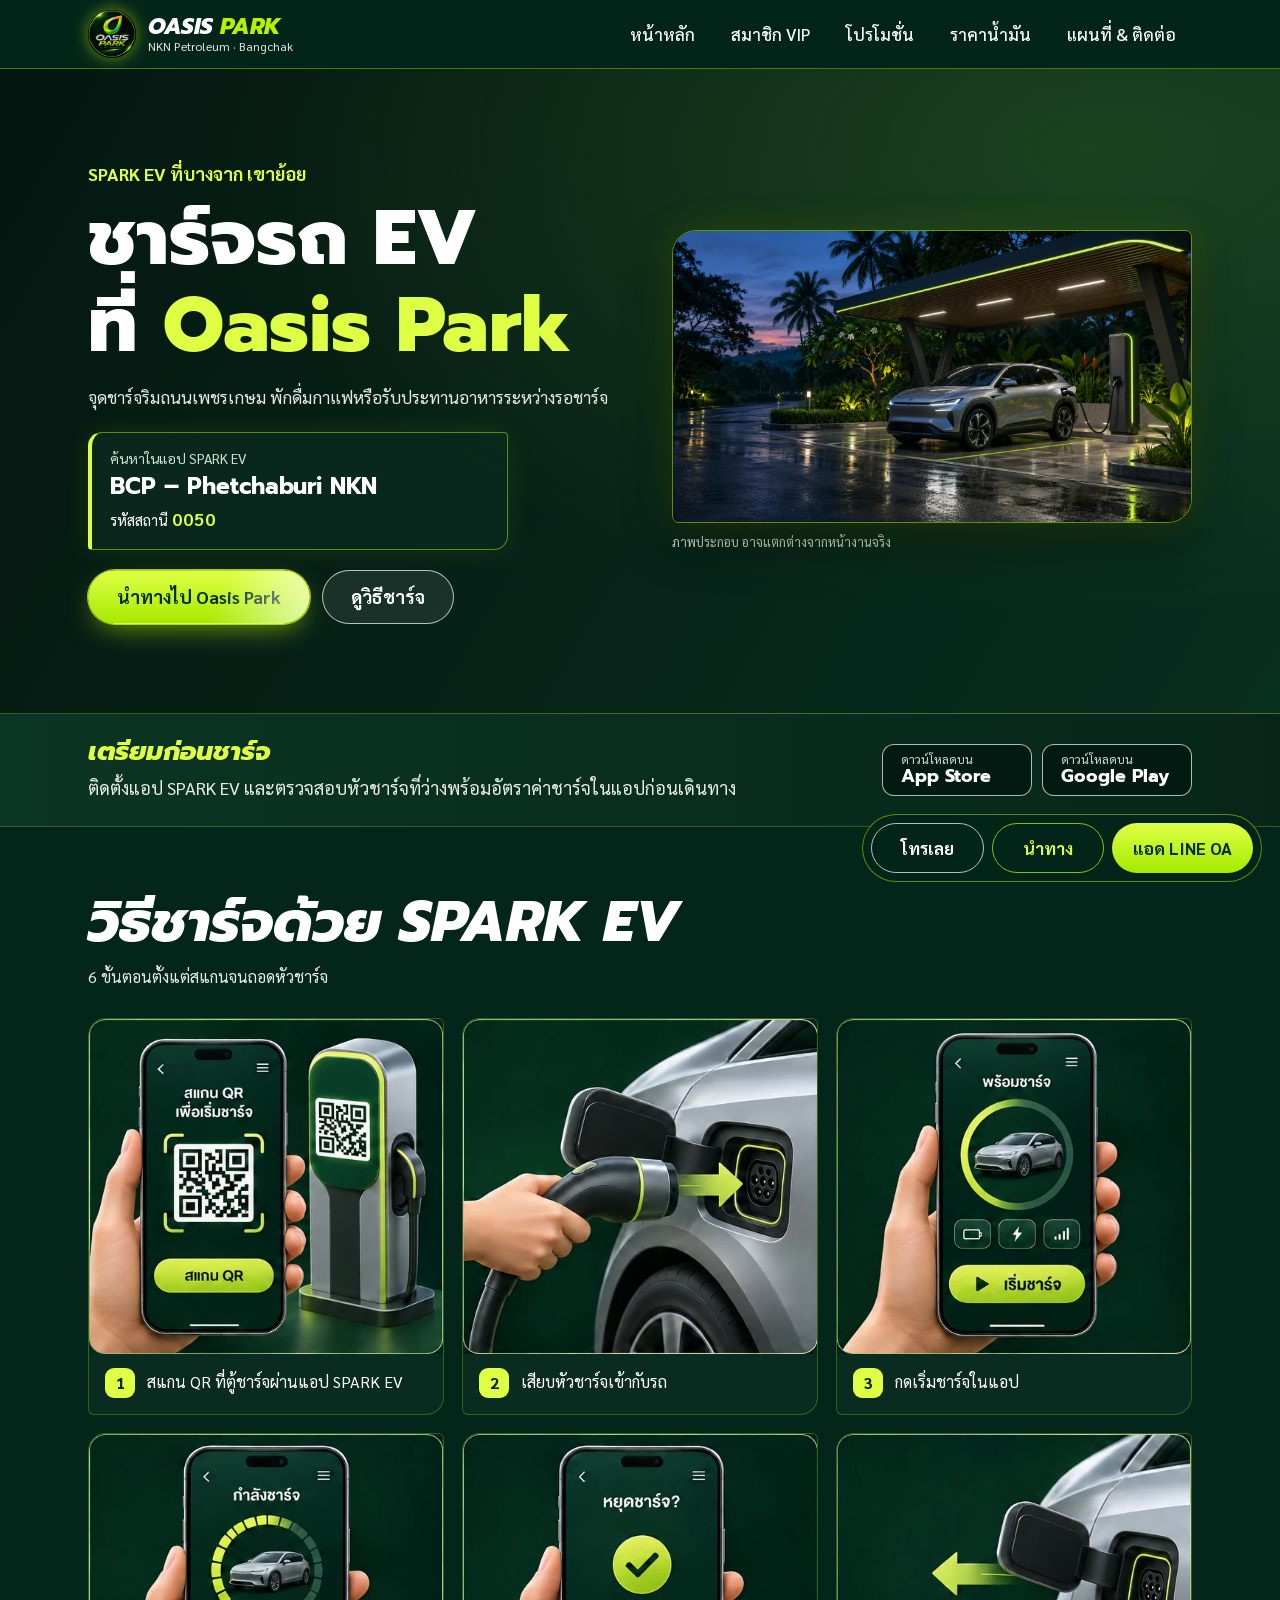
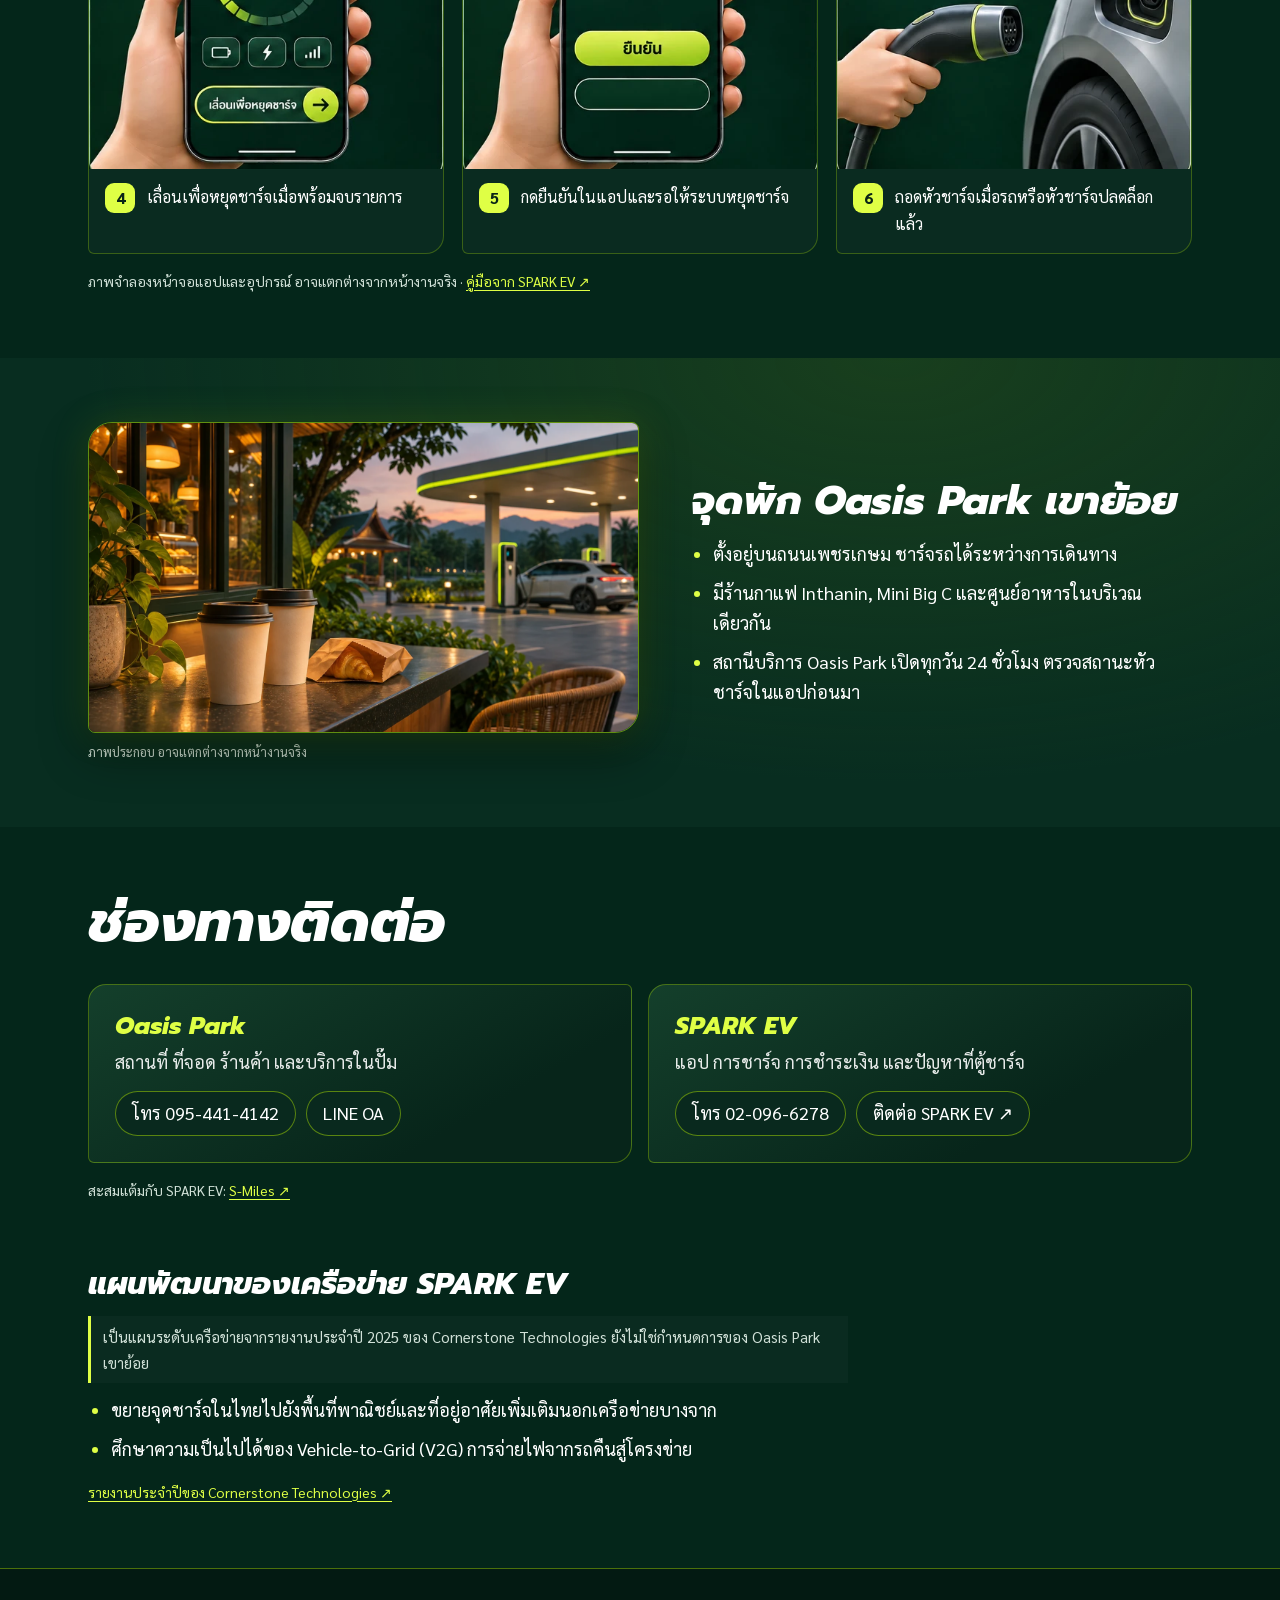
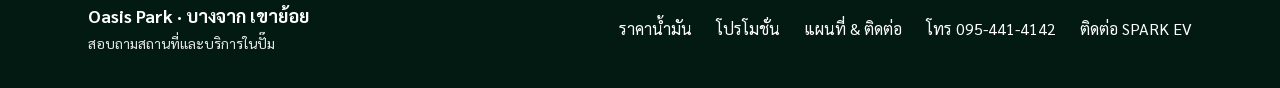
<file: ev.html>
<!doctype html>
<html lang="th">
<head>
  <meta charset="utf-8">
  <meta name="viewport" content="width=device-width, initial-scale=1">
  <title>ชาร์จรถ EV ที่ Oasis Park เขาย้อย</title>
  <meta name="description" content="วิธีชาร์จรถด้วย SPARK EV ที่ Oasis Park บางจาก เขาย้อย สถานี BCP - Phetchaburi NKN (0050) พร้อมลิงก์ดาวน์โหลดแอปและนำทาง">
  <link rel="icon" href="assets/img/web/brand/logo-emblem-64.png" type="image/png">
  <link rel="stylesheet" href="https://fonts.googleapis.com/css2?family=Prompt:wght@600;700;800&family=Sarabun:wght@400;500;600;700&display=swap">
  <link rel="stylesheet" href="assets/css/style.css">
  <link rel="stylesheet" href="assets/css/ev.css">
</head>
<body>
<header class="site">
  <div class="nav-row">
    <a class="brand" href="index.html" aria-label="Oasis Park หน้าหลัก"><img src="assets/img/web/brand/logo-emblem-256.webp" alt="" width="48" height="48"><span class="bt"><b>OASIS <span>PARK</span></b><small>NKN Petroleum · Bangchak</small></span></a>
    <button class="nav-toggle" aria-label="เปิดเมนู" aria-expanded="false">☰</button>
    <nav class="primary" aria-label="เมนูหลัก">
      <a href="index.html">หน้าหลัก</a>
      <a href="vip.html">สมาชิก VIP</a>
      <a href="promotions.html">โปรโมชั่น</a>
      <a href="prices.html">ราคาน้ำมัน</a>
      <a href="contact.html">แผนที่ &amp; ติดต่อ</a>
    </nav>
  </div>
</header>
<main>
  <section class="ev-hero">
    <div class="wrap ev-hero-grid">
      <div class="ev-hero-copy">
        <p class="ev-brand">SPARK EV ที่บางจาก เขาย้อย</p>
        <h1>ชาร์จรถ EV<br>ที่ <span>Oasis Park</span></h1>
        <p class="ev-lead">จุดชาร์จริมถนนเพชรเกษม พักดื่มกาแฟหรือรับประทานอาหารระหว่างรอชาร์จ</p>
        <div class="ev-station" role="group" aria-label="ข้อมูลสถานีในแอป SPARK EV">
          <span class="ev-station-label">ค้นหาในแอป SPARK EV</span>
          <b class="ev-station-name">BCP – Phetchaburi NKN</b>
          <span class="ev-station-code">รหัสสถานี <strong>0050</strong></span>
        </div>
        <div class="ev-actions">
          <a class="btn btn-primary" href="https://maps.app.goo.gl/FMdbPYjpVNQoEC7d7" target="_blank" rel="noopener">นำทางไป Oasis Park</a>
          <a class="btn btn-outline" href="#how-to">ดูวิธีชาร์จ</a>
        </div>
      </div>
      <figure class="ev-figure">
        <div class="ev-frame"><img width="1600" height="900" src="assets/img/web/services/ev-hero.webp" alt="ภาพประกอบจุดชาร์จรถไฟฟ้าที่ Oasis Park" fetchpriority="high"></div>
        <figcaption>ภาพประกอบ อาจแตกต่างจากหน้างานจริง</figcaption>
      </figure>
    </div>
  </section>

  <section class="ev-prep" aria-labelledby="ev-prep-title">
    <div class="wrap ev-prep-row">
      <div class="ev-prep-text">
        <h2 id="ev-prep-title">เตรียมก่อนชาร์จ</h2>
        <p>ติดตั้งแอป SPARK EV และตรวจสอบหัวชาร์จที่ว่างพร้อมอัตราค่าชาร์จในแอปก่อนเดินทาง</p>
      </div>
      <div class="ev-stores">
        <a class="ev-store" href="https://apps.apple.com/th/app/spark-ev-charging/id6478201256" target="_blank" rel="noopener"><small>ดาวน์โหลดบน</small><b>App Store</b></a>
        <a class="ev-store" href="https://play.google.com/store/apps/details?hl=th&amp;id=hk.com.cstl.evcs.intl.spark" target="_blank" rel="noopener"><small>ดาวน์โหลดบน</small><b>Google Play</b></a>
      </div>
    </div>
  </section>

  <section class="block" id="how-to">
    <div class="wrap">
      <div class="section-head"><h2>วิธีชาร์จด้วย SPARK EV</h2><p>6 ขั้นตอนตั้งแต่สแกนจนถอดหัวชาร์จ</p></div>
      <ol class="ev-guide">
        <li><figure><img src="assets/img/web/services/ev-step-01.webp" width="480" height="454" loading="lazy" alt="มือถือเปิดหน้าสแกน QR ข้างตู้ชาร์จที่มีรหัส QR"></figure><p>สแกน QR ที่ตู้ชาร์จผ่านแอป SPARK EV</p></li>
        <li><figure><img src="assets/img/web/services/ev-step-02.webp" width="480" height="454" loading="lazy" alt="มือกำลังเสียบหัวชาร์จเข้าช่องชาร์จของรถ"></figure><p>เสียบหัวชาร์จเข้ากับรถ</p></li>
        <li><figure><img src="assets/img/web/services/ev-step-03.webp" width="480" height="454" loading="lazy" alt="หน้าจอแอปแสดงพร้อมชาร์จและปุ่มเริ่มชาร์จ"></figure><p>กดเริ่มชาร์จในแอป</p></li>
        <li><figure><img src="assets/img/web/services/ev-step-04.webp" width="480" height="454" loading="lazy" alt="หน้าจอแอปกำลังชาร์จพร้อมแถบเลื่อนเพื่อหยุดชาร์จ"></figure><p>เลื่อนเพื่อหยุดชาร์จเมื่อพร้อมจบรายการ</p></li>
        <li><figure><img src="assets/img/web/services/ev-step-05.webp" width="480" height="454" loading="lazy" alt="หน้าจอแอปถามยืนยันการหยุดชาร์จ"></figure><p>กดยืนยันในแอปและรอให้ระบบหยุดชาร์จ</p></li>
        <li><figure><img src="assets/img/web/services/ev-step-06.webp" width="480" height="454" loading="lazy" alt="มือถอดหัวชาร์จออกจากช่องชาร์จของรถ"></figure><p>ถอดหัวชาร์จเมื่อรถหรือหัวชาร์จปลดล็อกแล้ว</p></li>
      </ol>
      <p class="ev-note">ภาพจำลองหน้าจอแอปและอุปกรณ์ อาจแตกต่างจากหน้างานจริง · <a class="ev-link" href="https://sparkev.co/our-services" target="_blank" rel="noopener">คู่มือจาก SPARK EV ↗</a></p>
    </div>
  </section>

  <section class="block ev-band">
    <div class="wrap ev-rest">
      <figure class="ev-figure">
        <div class="ev-frame"><img width="1500" height="1000" src="assets/img/web/services/ev-rest-stop.webp" alt="ภาพประกอบมุมพักระหว่างรอชาร์จรถที่ Oasis Park" loading="lazy"></div>
        <figcaption>ภาพประกอบ อาจแตกต่างจากหน้างานจริง</figcaption>
      </figure>
      <div>
        <h2 class="ev-h2">จุดพัก Oasis Park เขาย้อย</h2>
        <ul class="ev-list">
          <li>ตั้งอยู่บนถนนเพชรเกษม ชาร์จรถได้ระหว่างการเดินทาง</li>
          <li>มีร้านกาแฟ Inthanin, Mini Big C และศูนย์อาหารในบริเวณเดียวกัน</li>
          <li>สถานีบริการ Oasis Park เปิดทุกวัน 24 ชั่วโมง ตรวจสถานะหัวชาร์จในแอปก่อนมา</li>
        </ul>
      </div>
    </div>
  </section>

  <section class="block" aria-labelledby="ev-help-title">
    <div class="wrap">
      <div class="section-head"><h2 id="ev-help-title">ช่องทางติดต่อ</h2></div>
      <div class="ev-help">
        <article class="ev-help-card">
          <h3>Oasis Park</h3>
          <p>สถานที่ ที่จอด ร้านค้า และบริการในปั๊ม</p>
          <div class="ev-help-links"><a href="tel:0954414142">โทร 095-441-4142</a><a href="https://line.me/R/ti/p/@087rhavv" target="_blank" rel="noopener">LINE OA</a></div>
        </article>
        <article class="ev-help-card">
          <h3>SPARK EV</h3>
          <p>แอป การชาร์จ การชำระเงิน และปัญหาที่ตู้ชาร์จ</p>
          <div class="ev-help-links"><a href="tel:020966278">โทร 02-096-6278</a><a href="https://sparkev.co/contact" target="_blank" rel="noopener">ติดต่อ SPARK EV ↗</a></div>
        </article>
      </div>
      <p class="ev-note">สะสมแต้มกับ SPARK EV: <a class="ev-link" href="https://sparkev.co/s-miles" target="_blank" rel="noopener">S-Miles ↗</a></p>
    </div>
  </section>

  <section class="block ev-roadmap" aria-labelledby="ev-roadmap-title">
    <div class="wrap">
      <h2 class="ev-h2" id="ev-roadmap-title">แผนพัฒนาของเครือข่าย SPARK EV</h2>
      <p class="ev-roadmap-note">เป็นแผนระดับเครือข่ายจากรายงานประจำปี 2025 ของ Cornerstone Technologies ยังไม่ใช่กำหนดการของ Oasis Park เขาย้อย</p>
      <ul class="ev-list">
        <li>ขยายจุดชาร์จในไทยไปยังพื้นที่พาณิชย์และที่อยู่อาศัยเพิ่มเติมนอกเครือข่ายบางจาก</li>
        <li>ศึกษาความเป็นไปได้ของ Vehicle-to-Grid (V2G) การจ่ายไฟจากรถคืนสู่โครงข่าย</li>
      </ul>
      <p class="ev-note"><a class="ev-link" href="https://www.hkexnews.hk/listedco/listconews/gem/2026/0429/2026042904210.pdf" target="_blank" rel="noopener">รายงานประจำปีของ Cornerstone Technologies ↗</a></p>
    </div>
  </section>
</main>
<footer class="site"><div class="wrap foot"><div><b>Oasis Park · บางจาก เขาย้อย</b><small>สอบถามสถานที่และบริการในปั๊ม</small></div><nav aria-label="ติดต่อ"><a href="prices.html">ราคาน้ำมัน</a><a href="promotions.html">โปรโมชั่น</a><a href="contact.html">แผนที่ &amp; ติดต่อ</a><a href="tel:0954414142">โทร 095-441-4142</a><a href="https://sparkev.co/contact">ติดต่อ SPARK EV</a></nav></div></footer>
<div class="sticky-bar">
  <a class="call" href="tel:0954414142">โทรเลย</a>
  <a class="nav" href="https://maps.app.goo.gl/FMdbPYjpVNQoEC7d7" target="_blank" rel="noopener">นำทาง</a>
  <a class="line" href="https://line.me/R/ti/p/@087rhavv" target="_blank" rel="noopener">แอด LINE OA</a>
</div>

<script src="assets/js/main.js"></script>
</body>
</html>
</file>
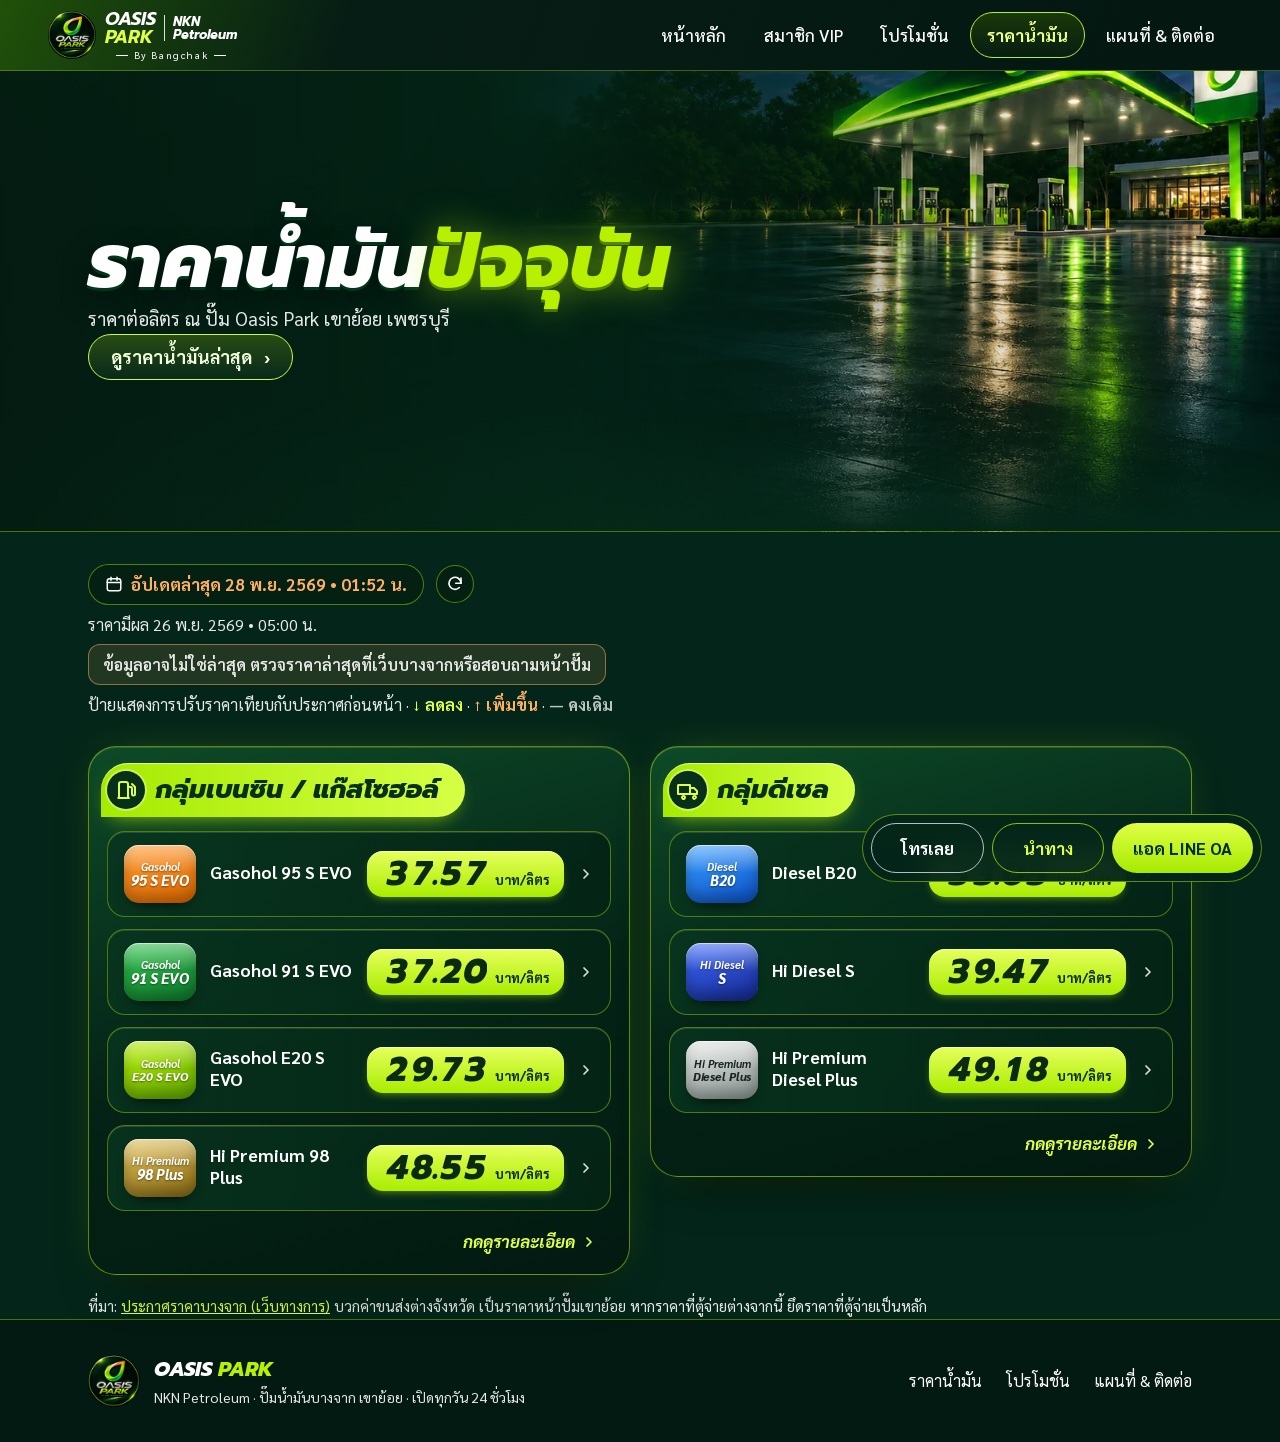
<file: prices.html>
<!doctype html>
<html lang="th">
<head>
<meta charset="utf-8">
<meta name="viewport" content="width=device-width, initial-scale=1">
<title>ราคาน้ำมันปัจจุบัน — Oasis Park</title>
<meta name="description" content="ราคาน้ำมันวันนี้ Oasis Park บางจาก เขาย้อย พร้อมการปรับขึ้นลงเทียบกับประกาศก่อนหน้า">
<link rel="icon" href="assets/img/web/brand/logo-emblem-64.png" type="image/png">
<link rel="preconnect" href="https://fonts.googleapis.com">
<link rel="preconnect" href="https://fonts.gstatic.com" crossorigin>
<link rel="stylesheet" href="https://fonts.googleapis.com/css2?family=Prompt:ital,wght@0,500;0,600;0,700;0,800;1,700;1,800&family=Sarabun:wght@400;500;600;700&display=swap">
<link rel="stylesheet" href="assets/css/style.css">
<link rel="stylesheet" href="assets/css/prices.css">
</head>
<body>
<div class="pt" aria-hidden="true"><img src="assets/img/web/brand/logo-emblem-256.webp" alt="" width="110" height="110"></div>

<header class="site price-site">
  <div class="nav-row">
    <a class="brand" href="index.html" aria-label="Oasis Park หน้าหลัก">
      <img src="assets/img/web/brand/logo-emblem-256.webp" alt="" width="48" height="48">
      <span class="price-brand-lockup">
        <span class="price-brand-names"><b>OASIS <span>PARK</span></b><strong>NKN<br>Petroleum</strong></span>
        <small>By Bangchak</small>
      </span>
    </a>
    <button class="nav-toggle" aria-label="เปิดเมนู" aria-expanded="false">☰</button>
    <nav class="primary">
      <a href="index.html">หน้าหลัก</a>
      <a href="vip.html">สมาชิก VIP</a>
      <a href="promotions.html">โปรโมชั่น</a>
      <a href="prices.html" class="active" aria-current="page">ราคาน้ำมัน</a>
      <a href="contact.html">แผนที่ &amp; ติดต่อ</a>
    </nav>
  </div>
</header>

<section class="hero price-hero" aria-labelledby="price-heading">
  <div class="wrap price-hero-copy">
    <h1 class="page" id="price-heading">ราคาน้ำมัน<span class="accent">ปัจจุบัน</span></h1>
    <p class="lead" id="priceLead">ราคาต่อลิตร อ้างอิงประกาศราคาปลีกบางจาก</p>
    <button class="price-hero-action" type="button" aria-haspopup="dialog" data-fuelboard>ดูราคาน้ำมันล่าสุด <span aria-hidden="true">›</span></button>
  </div>
</section>
<section class="block tight-top pb-loading">
  <div class="wrap">
    <div class="section-head pb-head">
      <div class="pb-status" id="pb-status">
        <span class="pb-live" id="pb-live" hidden><i class="pb-dot" aria-hidden="true"></i>LIVE</span>
        <span class="pb-date"><svg width="18" height="18" viewBox="0 0 24 24" fill="none" stroke="currentColor" stroke-width="2" stroke-linecap="round" stroke-linejoin="round" aria-hidden="true"><rect x="3" y="5" width="18" height="16" rx="3"/><path d="M8 3v4M16 3v4M3 10h18"/></svg><strong id="price-updated">กำลังโหลด…</strong></span>
        <button type="button" class="pb-refresh" id="pb-refresh" aria-label="ตรวจราคาล่าสุดอีกครั้ง" title="ตรวจราคาล่าสุด"><svg width="18" height="18" viewBox="0 0 24 24" fill="none" stroke="currentColor" stroke-width="2.2" stroke-linecap="round" stroke-linejoin="round" aria-hidden="true"><path d="M20 11a8 8 0 1 0-2.3 5.7"/><path d="M20 4v7h-7"/></svg></button>
      </div>
      <p class="pb-eff" id="price-effective"></p>
      <p class="pb-msg" id="pb-msg" hidden></p>
      <p class="legend">ป้ายแสดงการปรับราคาเทียบกับประกาศก่อนหน้า · <span class="d">↓ ลดลง</span> · <span class="u">↑ เพิ่มขึ้น</span> · <b class="s">— คงเดิม</b></p>
    </div>
    <div id="price-board" class="pb-board"></div>
    <div id="price-summary" class="pb-summary" hidden></div>
    <p class="note" id="priceSrcNote" style="margin-top:18px;">ที่มา: <a href="https://www.bangchak.co.th/th/oilprice" target="_blank" rel="noopener">ประกาศราคาปลีกบางจาก (เว็บทางการ)</a> เป็นราคาปลีกใน กทม. ไม่รวมภาษีบำรุงท้องถิ่น ราคาหน้าปั๊มอาจแตกต่างเล็กน้อย กรุณายืนยันกับพนักงานหรือดูที่ตู้จ่ายก่อนเติม</p>
  </div>
</section>

<footer class="site">
  <div class="wrap foot">
    <div class="fb">
      <img src="assets/img/web/brand/logo-emblem-256.webp" alt="" width="52" height="52">
      <div><div class="fn">OASIS <span>PARK</span></div><small>NKN Petroleum · ปั๊มน้ำมันบางจาก เขาย้อย · เปิดทุกวัน 24 ชั่วโมง</small></div>
    </div>
    <nav><a href="prices.html">ราคาน้ำมัน</a><a href="promotions.html">โปรโมชั่น</a><a href="contact.html">แผนที่ &amp; ติดต่อ</a></nav>
  </div>
</footer>

<div class="sticky-bar">
  <a class="call" href="tel:0954414142">โทรเลย</a>
  <a class="nav" href="https://maps.app.goo.gl/FMdbPYjpVNQoEC7d7" target="_blank" rel="noopener">นำทาง</a>
  <a class="line" href="https://line.me/R/ti/p/@087rhavv" target="_blank" rel="noopener">แอด LINE OA</a>
</div>

<script src="data/prices.js"></script>
<script src="assets/js/fuel-prices.js"></script>
<script src="assets/js/main.js"></script>
<script src="assets/js/prices.js"></script>
</body>
</html>
</file>
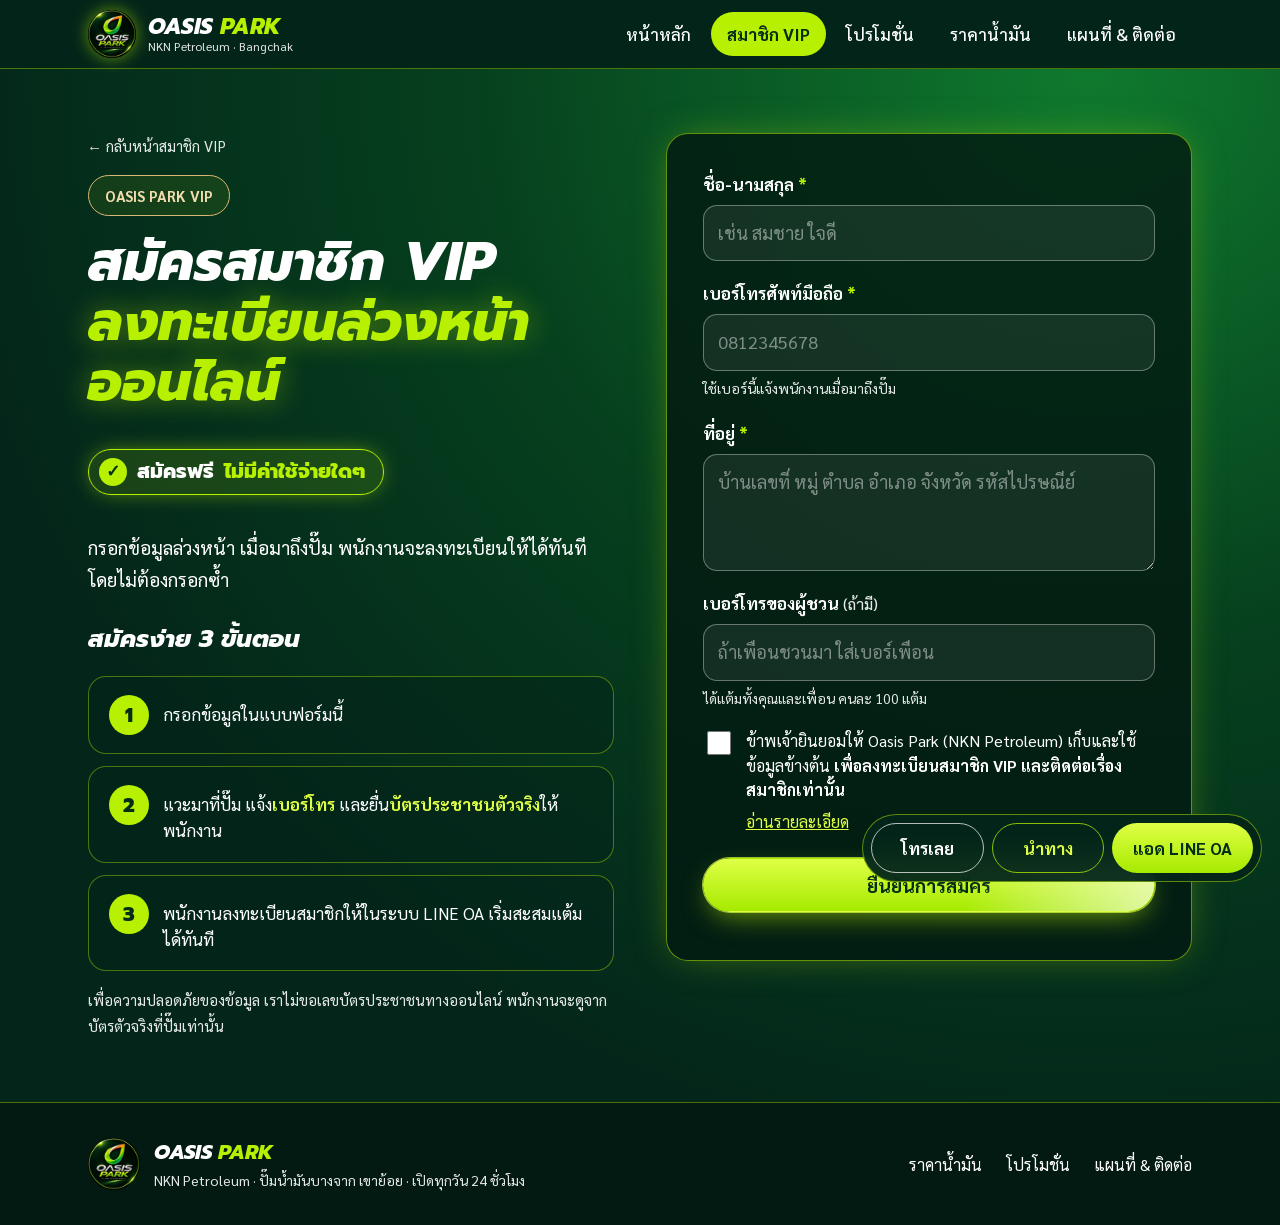
<file: register.html>
<!doctype html>
<html lang="th">
<head>
<meta charset="utf-8">
<meta name="viewport" content="width=device-width, initial-scale=1">
<title>สมัครสมาชิก VIP ออนไลน์ — Oasis Park</title>
<meta name="description" content="สมัครสมาชิก VIP Oasis Park ฟรี ไม่มีค่าใช้จ่ายใดๆ กรอกข้อมูลล่วงหน้าทางออนไลน์ แล้วแวะมาที่ปั๊มพร้อมบัตรประชาชน ลงทะเบียนได้เร็วขึ้น">
<meta name="theme-color" content="#04261A">
<meta name="robots" content="noindex">
<link rel="icon" href="assets/img/web/brand/logo-emblem-64.png" type="image/png">
<link rel="preconnect" href="https://fonts.googleapis.com">
<link rel="preconnect" href="https://fonts.gstatic.com" crossorigin>
<link rel="stylesheet" href="https://fonts.googleapis.com/css2?family=Prompt:ital,wght@0,500;0,600;0,700;0,800;1,700;1,800&family=Sarabun:wght@400;500;600;700&display=swap">
<link rel="stylesheet" href="assets/css/style.css">
<link rel="stylesheet" href="assets/css/vip.css">
<link rel="stylesheet" href="assets/css/register.css">
</head>
<body>
<div class="pt" aria-hidden="true"><img src="assets/img/web/brand/logo-emblem-256.webp" alt="" width="110" height="110"></div>

<header class="site">
  <div class="nav-row">
    <a class="brand" href="index.html" aria-label="Oasis Park หน้าหลัก">
      <img src="assets/img/web/brand/logo-emblem-256.webp" alt="" width="48" height="48">
      <span class="bt"><b>OASIS <span>PARK</span></b><small>NKN Petroleum · Bangchak</small></span>
    </a>
    <button class="nav-toggle" aria-label="เปิดเมนู" aria-expanded="false">☰</button>
    <nav class="primary">
      <a href="index.html">หน้าหลัก</a>
      <a href="vip.html" class="active" aria-current="page">สมาชิก VIP</a>
      <a href="promotions.html">โปรโมชั่น</a>
      <a href="prices.html">ราคาน้ำมัน</a>
      <a href="contact.html">แผนที่ &amp; ติดต่อ</a>
    </nav>
  </div>
</header>

<main>
  <section class="block reg" aria-labelledby="reg-title">
    <div class="wrap reg-grid">
      <div class="reg-intro">
        <a class="reg-back" href="vip.html">← กลับหน้าสมาชิก VIP</a>
        <span class="pill outline vip-pill">OASIS PARK VIP</span>
        <h1 id="reg-title">สมัครสมาชิก VIP<br><span>ลงทะเบียนล่วงหน้าออนไลน์</span></h1>
        <p class="free-badge">สมัครฟรี <b>ไม่มีค่าใช้จ่ายใดๆ</b></p>
        <p class="reg-lead">กรอกข้อมูลล่วงหน้า เมื่อมาถึงปั๊ม พนักงานจะลงทะเบียนให้ได้ทันทีโดยไม่ต้องกรอกซ้ำ</p>

        <h2 class="reg-h2">สมัครง่าย 3 ขั้นตอน</h2>
        <ol class="vip-steps vip-steps-col">
          <li><span class="vs-n" aria-hidden="true">1</span><p>กรอกข้อมูลในแบบฟอร์มนี้</p></li>
          <li><span class="vs-n" aria-hidden="true">2</span><p>แวะมาที่ปั๊ม แจ้ง<b>เบอร์โทร</b> และยื่น<b>บัตรประชาชนตัวจริง</b>ให้พนักงาน</p></li>
          <li><span class="vs-n" aria-hidden="true">3</span><p>พนักงานลงทะเบียนสมาชิกให้ในระบบ LINE OA เริ่มสะสมแต้มได้ทันที</p></li>
        </ol>
        <p class="note">เพื่อความปลอดภัยของข้อมูล เราไม่ขอเลขบัตรประชาชนทางออนไลน์ พนักงานจะดูจากบัตรตัวจริงที่ปั๊มเท่านั้น</p>
      </div>

      <div class="reg-card">
        <form id="reg-form" novalidate>
          <div class="f-row">
            <label for="f-name">ชื่อ-นามสกุล <span class="req">*</span></label>
            <input id="f-name" aria-describedby="e-name" name="name" type="text" autocomplete="name" required maxlength="120" placeholder="เช่น สมชาย ใจดี">
            <p class="f-err" id="e-name"></p>
          </div>
          <div class="f-row">
            <label for="f-phone">เบอร์โทรศัพท์มือถือ <span class="req">*</span></label>
            <input id="f-phone" aria-describedby="h-phone e-phone" name="phone" type="tel" inputmode="numeric" autocomplete="tel" required maxlength="12" placeholder="0812345678">
            <p class="f-hint" id="h-phone">ใช้เบอร์นี้แจ้งพนักงานเมื่อมาถึงปั๊ม</p>
            <p class="f-err" id="e-phone"></p>
          </div>
          <div class="f-row">
            <label for="f-addr">ที่อยู่ <span class="req">*</span></label>
            <textarea id="f-addr" aria-describedby="e-addr" name="address" rows="3" autocomplete="street-address" required maxlength="400" placeholder="บ้านเลขที่ หมู่ ตำบล อำเภอ จังหวัด รหัสไปรษณีย์"></textarea>
            <p class="f-err" id="e-addr"></p>
          </div>
          <div class="f-row">
            <label for="f-ref">เบอร์โทรของผู้ชวน <span class="opt">(ถ้ามี)</span></label>
            <input id="f-ref" aria-describedby="h-ref e-ref" name="referrer" type="tel" inputmode="numeric" maxlength="12" placeholder="ถ้าเพื่อนชวนมา ใส่เบอร์เพื่อน">
            <p class="f-hint" id="h-ref">ได้แต้มทั้งคุณและเพื่อน คนละ 100 แต้ม</p>
            <p class="f-err" id="e-ref"></p>
          </div>

          <!-- ช่องดักบอท: คนจริงไม่เห็น ถ้ามีค่าแปลว่าเป็นบอท -->
          <div class="hp" aria-hidden="true"><label>เว้นว่างไว้<input type="text" name="website" tabindex="-1" autocomplete="off"></label></div>

          <div class="f-consent">
            <label class="chk">
              <input id="f-consent" aria-describedby="e-consent" type="checkbox" required>
              <span>ข้าพเจ้ายินยอมให้ Oasis Park (NKN Petroleum) เก็บและใช้ข้อมูลข้างต้น <b>เพื่อลงทะเบียนสมาชิก VIP และติดต่อเรื่องสมาชิกเท่านั้น</b></span>
            </label>
            <button type="button" class="link-btn pdpa-link" id="pdpa-open">อ่านรายละเอียด</button>
            <p class="f-err" id="e-consent"></p>
          </div>

          <button type="submit" class="btn btn-primary reg-submit" id="reg-submit">ยืนยันการสมัคร</button>
          <p class="f-status" id="reg-status" role="status" aria-live="polite"></p>
        </form>

        <div class="reg-done" id="reg-done" hidden tabindex="-1">
          <div class="rd-ico" aria-hidden="true">✓</div>
          <h2>ได้รับข้อมูลแล้ว</h2>
          <p>ขั้นต่อไป แวะมาที่ปั๊ม Oasis Park แล้ว<b>แจ้งเบอร์ <span id="rd-phone"></span></b> พร้อมยื่น<b>บัตรประชาชนตัวจริง</b> พนักงานจะลงทะเบียนสมาชิกให้</p>
          <div class="cta-row">
            <a class="btn btn-primary" href="https://maps.app.goo.gl/FMdbPYjpVNQoEC7d7" target="_blank" rel="noopener">นำทางมาที่ปั๊ม</a>
            <a class="btn btn-outline" href="https://line.me/R/ti/p/@087rhavv" target="_blank" rel="noopener">แอด LINE OA</a>
          </div>
        </div>
      </div>
    </div>
  </section>
</main>

<dialog class="pdpa" id="pdpa" aria-labelledby="pdpa-title">
  <h2 id="pdpa-title">การเก็บและใช้ข้อมูลส่วนบุคคล</h2>
  <ul>
    <li><b>ข้อมูลที่เก็บ:</b> ชื่อ-นามสกุล เบอร์โทร ที่อยู่ และเบอร์ผู้ชวน (ถ้ามี)</li>
    <li><b>ใช้ทำอะไร:</b> ลงทะเบียนสมาชิก VIP ลงแต้มชวนเพื่อน และติดต่อเรื่องสมาชิกเท่านั้น ไม่นำไปขายหรือส่งต่อให้ผู้อื่น</li>
    <li><b>ใครเห็นข้อมูล:</b> เฉพาะผู้ดูแลและพนักงานที่ลงทะเบียนสมาชิกของ Oasis Park</li>
    <li><b>เก็บนานแค่ไหน:</b> เมื่อลงทะเบียนสมาชิกเสร็จ ข้อมูลในแบบฟอร์มนี้จะถูกลบ ถ้าไม่มาลงทะเบียนภายใน 30 วัน ข้อมูลจะถูกลบเช่นกัน</li>
    <li><b>เลขบัตรประชาชน:</b> ไม่เก็บทางออนไลน์ พนักงานดูจากบัตรตัวจริงที่ปั๊มเท่านั้น</li>
    <li><b>ขอดู แก้ไข หรือลบข้อมูล:</b> ติดต่อ 095-441-4142 หรือ LINE OA ของ Oasis Park</li>
  </ul>
  <form method="dialog"><button class="btn btn-primary">เข้าใจแล้ว</button></form>
</dialog>

<footer class="site">
  <div class="wrap foot">
    <div class="fb">
      <img src="assets/img/web/brand/logo-emblem-256.webp" alt="" width="52" height="52">
      <div><div class="fn">OASIS <span>PARK</span></div><small>NKN Petroleum · ปั๊มน้ำมันบางจาก เขาย้อย · เปิดทุกวัน 24 ชั่วโมง</small></div>
    </div>
    <nav><a href="prices.html">ราคาน้ำมัน</a><a href="promotions.html">โปรโมชั่น</a><a href="contact.html">แผนที่ &amp; ติดต่อ</a></nav>
  </div>
</footer>

<div class="sticky-bar">
  <a class="call" href="tel:0954414142">โทรเลย</a>
  <a class="nav" href="https://maps.app.goo.gl/FMdbPYjpVNQoEC7d7" target="_blank" rel="noopener">นำทาง</a>
  <a class="line" href="https://line.me/R/ti/p/@087rhavv" target="_blank" rel="noopener">แอด LINE OA</a>
</div>

<script src="assets/js/main.js"></script>
<script src="assets/js/register.js"></script>
</body>
</html>
</file>
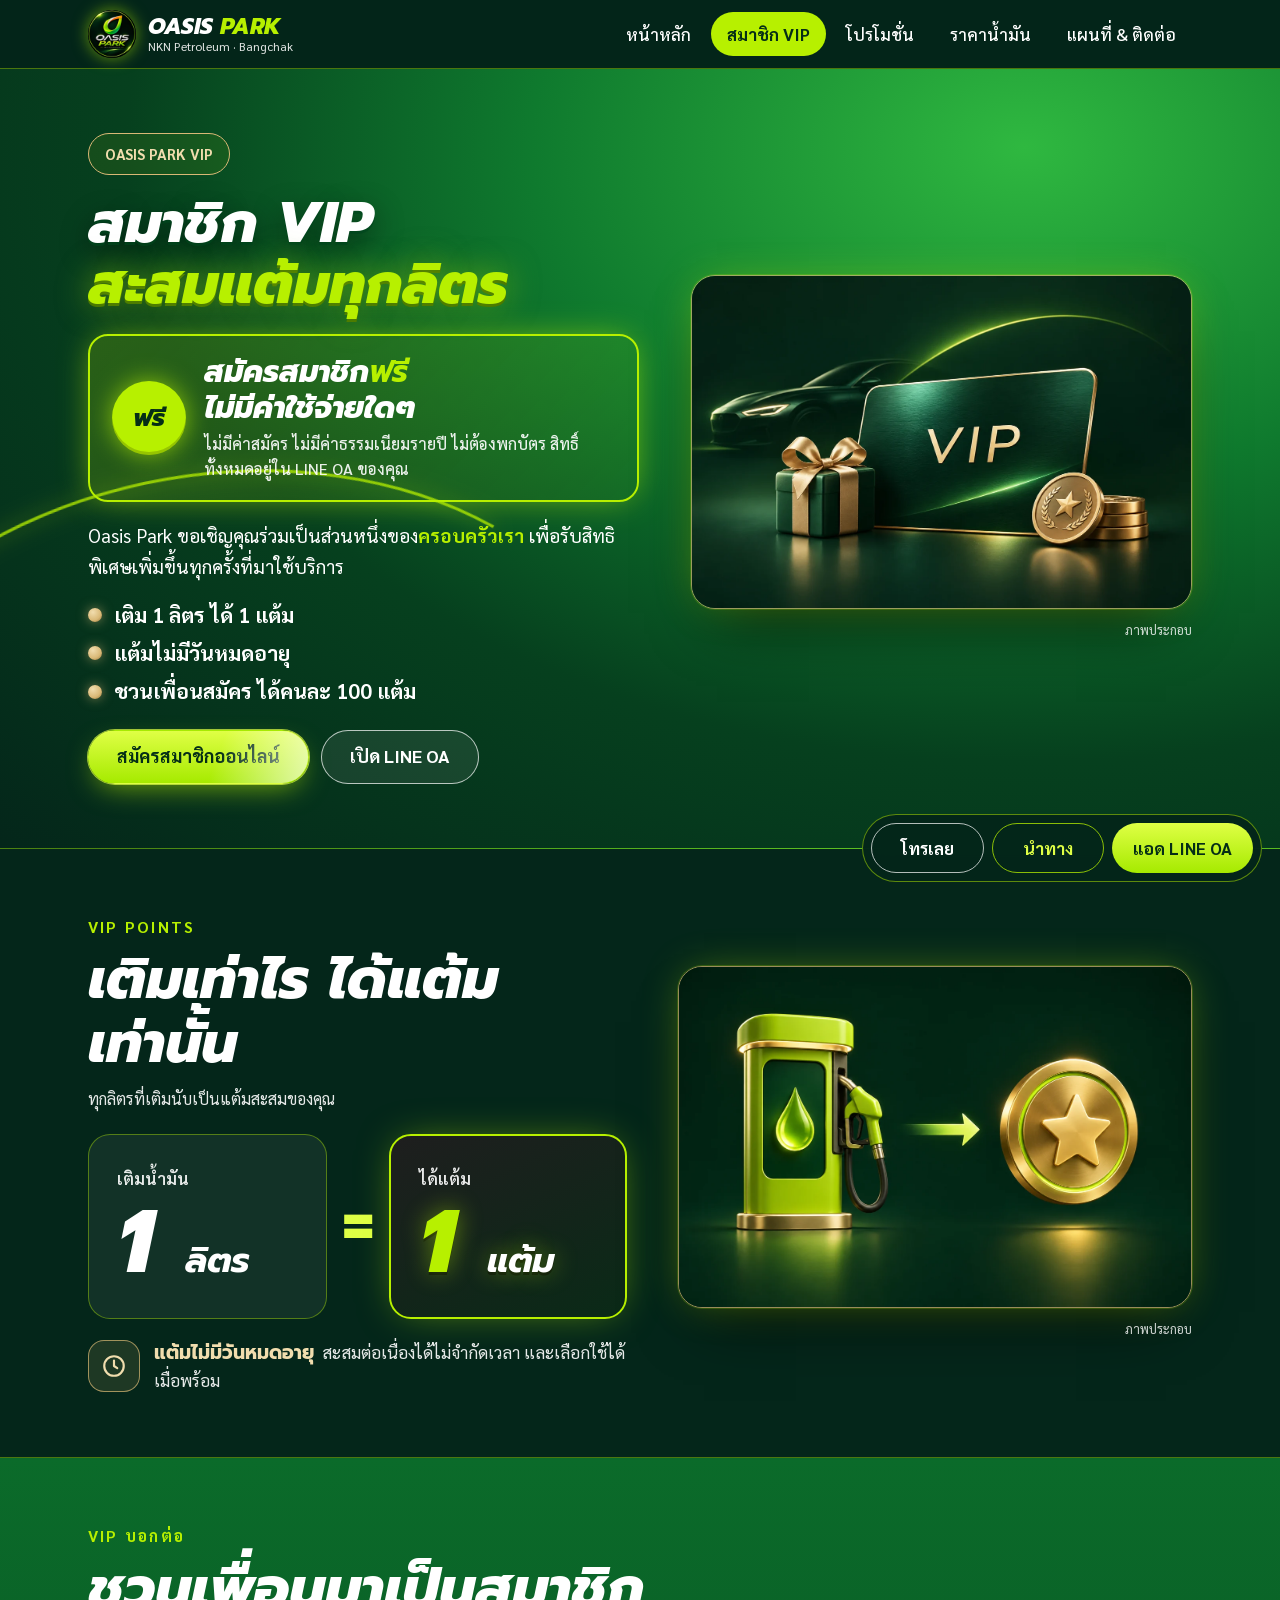
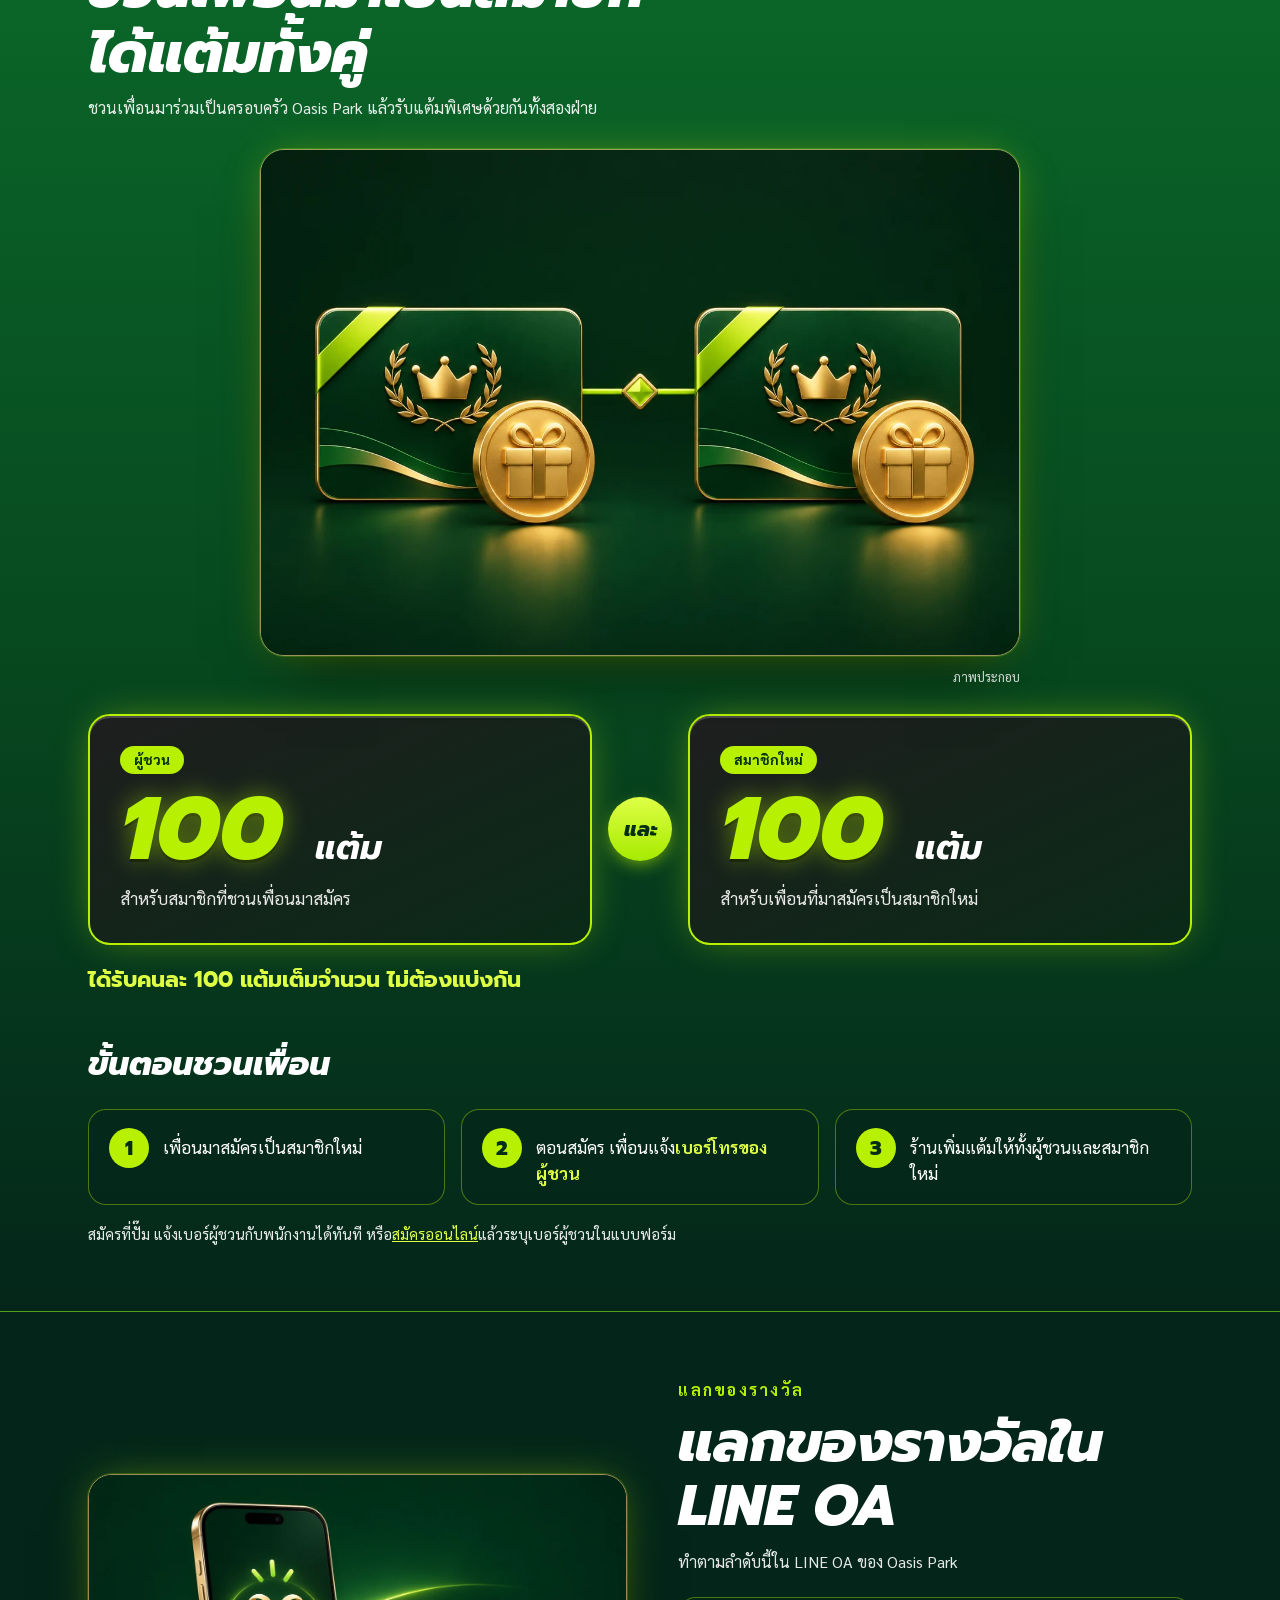
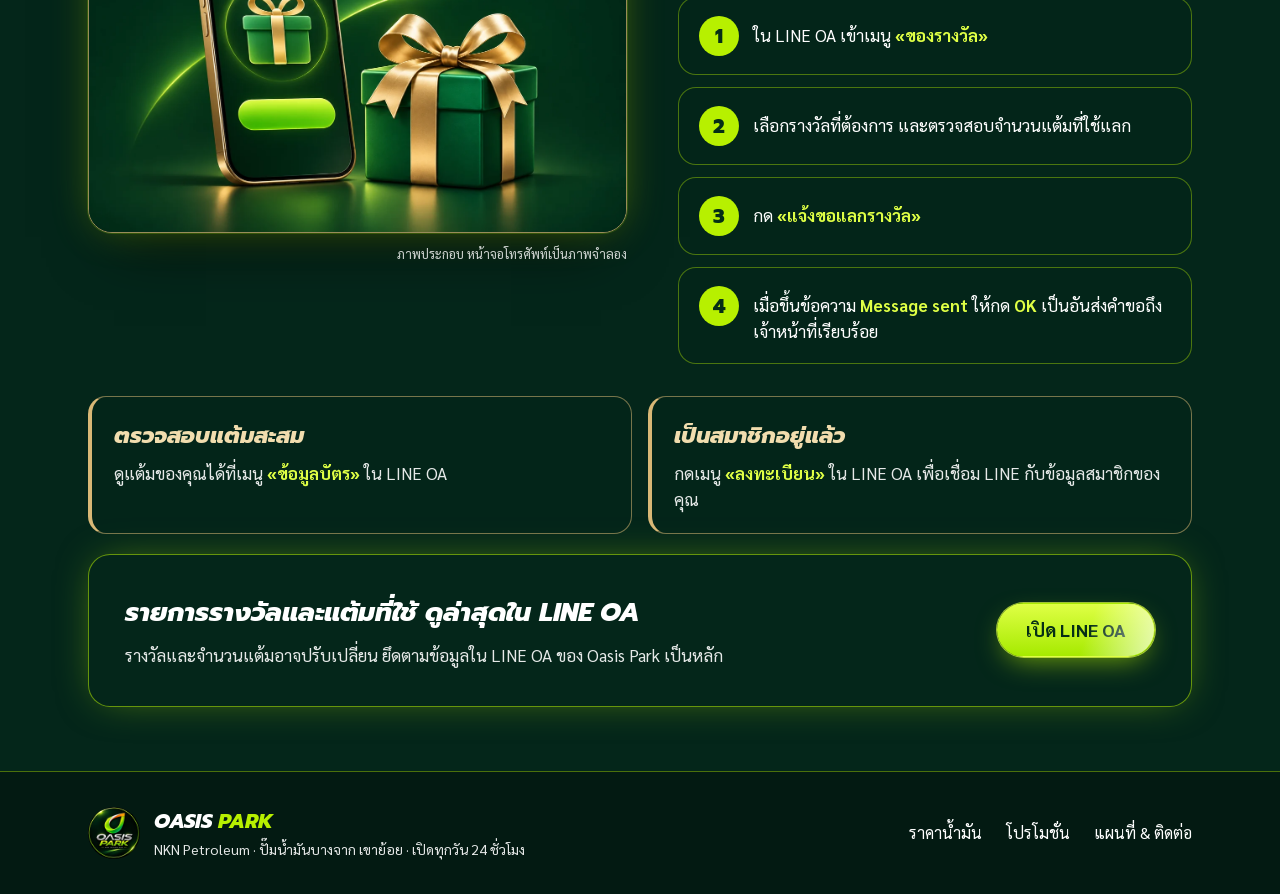
<file: vip.html>
<!doctype html>
<html lang="th">
<head>
<meta charset="utf-8">
<meta name="viewport" content="width=device-width, initial-scale=1">
<title>สมาชิก VIP — Oasis Park</title>
<meta name="description" content="สมาชิก VIP Oasis Park เติมน้ำมัน 1 ลิตร ได้ 1 แต้ม แต้มไม่มีวันหมดอายุ ชวนเพื่อนสมัครรับแต้มทั้งผู้ชวนและสมาชิกใหม่ คนละ 100 แต้ม แลกของรางวัลใน LINE OA ตรวจแต้มที่เมนูข้อมูลบัตรใน LINE OA สมัครฟรี ไม่มีค่าใช้จ่าย">
<meta name="theme-color" content="#04261A">
<link rel="icon" href="assets/img/web/brand/logo-emblem-64.png" type="image/png">
<link rel="preconnect" href="https://fonts.googleapis.com">
<link rel="preconnect" href="https://fonts.gstatic.com" crossorigin>
<link rel="stylesheet" href="https://fonts.googleapis.com/css2?family=Prompt:ital,wght@0,500;0,600;0,700;0,800;1,700;1,800&family=Sarabun:wght@400;500;600;700&display=swap">
<link rel="stylesheet" href="assets/css/style.css">
<link rel="stylesheet" href="assets/css/vip.css">
</head>
<body>
<div class="pt" aria-hidden="true"><img src="assets/img/web/brand/logo-emblem-256.webp" alt="" width="110" height="110"></div>

<header class="site">
  <div class="nav-row">
    <a class="brand" href="index.html" aria-label="Oasis Park หน้าหลัก">
      <img src="assets/img/web/brand/logo-emblem-256.webp" alt="" width="48" height="48">
      <span class="bt"><b>OASIS <span>PARK</span></b><small>NKN Petroleum · Bangchak</small></span>
    </a>
    <button class="nav-toggle" aria-label="เปิดเมนู" aria-expanded="false">☰</button>
    <nav class="primary">
      <a href="index.html">หน้าหลัก</a>
      <a href="vip.html" class="active" aria-current="page">สมาชิก VIP</a>
      <a href="promotions.html">โปรโมชั่น</a>
      <a href="prices.html">ราคาน้ำมัน</a>
      <a href="contact.html">แผนที่ &amp; ติดต่อ</a>
    </nav>
  </div>
</header>

<main>
  <section class="vip-hero" aria-labelledby="vip-title">
    <div class="swoosh" aria-hidden="true" style="left:-18%;top:52%;width:70%;height:90%;transform:rotate(-12deg);"></div>
    <div class="swoosh" aria-hidden="true" style="right:-22%;top:-45%;width:75%;height:85%;transform:rotate(18deg);opacity:.7;"></div>
    <div class="wrap vip-hero-grid">
      <div class="vip-hero-copy">
        <span class="pill outline vip-pill">OASIS PARK VIP</span>
        <h1 id="vip-title">สมาชิก VIP<br><span>สะสมแต้มทุกลิตร</span></h1>
        <div class="free-box" role="note" aria-label="สมัครสมาชิกฟรี ไม่มีค่าใช้จ่ายใดๆ">
          <span class="fb-stamp" aria-hidden="true">ฟรี</span>
          <p class="fb-title">สมัครสมาชิก<b>ฟรี</b><br><span>ไม่มีค่าใช้จ่ายใดๆ</span></p>
          <p class="fb-sub">ไม่มีค่าสมัคร ไม่มีค่าธรรมเนียมรายปี ไม่ต้องพกบัตร สิทธิ์ทั้งหมดอยู่ใน LINE OA ของคุณ</p>
        </div>
        <p class="free-invite">Oasis Park ขอเชิญคุณร่วมเป็นส่วนหนึ่งของ<b>ครอบครัวเรา</b> เพื่อรับสิทธิพิเศษเพิ่มขึ้นทุกครั้งที่มาใช้บริการ</p>
        <ul class="vip-perks" aria-label="สิทธิ์หลักของสมาชิก VIP">
          <li><b>เติม 1 ลิตร ได้ 1 แต้ม</b></li>
          <li><b>แต้มไม่มีวันหมดอายุ</b></li>
          <li><b>ชวนเพื่อนสมัคร ได้คนละ 100 แต้ม</b></li>
        </ul>
        <div class="cta-row">
          <a class="btn btn-primary" href="register.html">สมัครสมาชิกออนไลน์</a>
          <a class="btn btn-outline" href="https://line.me/R/ti/p/@087rhavv" target="_blank" rel="noopener">เปิด LINE OA</a>
        </div>
      </div>
      <figure class="vip-shot vip-shot-hero">
        <img src="assets/img/web/vip/vip-hero.webp" alt="บัตรสมาชิก VIP สีเขียวเข้มขอบทอง กล่องของขวัญ และเหรียญรางวัลสีทอง" width="1280" height="853" fetchpriority="high">
        <figcaption>ภาพประกอบ</figcaption>
      </figure>
    </div>
  </section>

  <section class="block" id="earn" aria-labelledby="earn-title">
    <div class="wrap vip-split">
      <div class="vip-split-copy">
        <div class="section-head"><div class="eyebrow-label">VIP POINTS</div><h2 id="earn-title">เติมเท่าไร ได้แต้มเท่านั้น</h2><p>ทุกลิตรที่เติมนับเป็นแต้มสะสมของคุณ</p></div>
        <div class="vip-rate" role="group" aria-label="อัตราสะสมแต้ม เติม 1 ลิตร ได้ 1 แต้ม">
          <div class="vr-box"><span class="vr-k">เติมน้ำมัน</span><span class="vr-v">1 <small>ลิตร</small></span></div>
          <div class="vr-eq" aria-hidden="true">=</div>
          <div class="vr-box on"><span class="vr-k">ได้แต้ม</span><span class="vr-v">1 <small>แต้ม</small></span></div>
        </div>
        <p class="vip-forever"><span class="vf-i" aria-hidden="true"><svg width="26" height="26" viewBox="0 0 24 24" fill="none" stroke="currentColor" stroke-width="2" stroke-linecap="round" stroke-linejoin="round"><circle cx="12" cy="12" r="9"/><path d="M12 7v5l3 2"/></svg></span><span><b>แต้มไม่มีวันหมดอายุ</b> สะสมต่อเนื่องได้ไม่จำกัดเวลา และเลือกใช้ได้เมื่อพร้อม</span></p>
      </div>
      <figure class="vip-shot">
        <img src="assets/img/web/vip/vip-points.webp" alt="ตู้จ่ายน้ำมันสีไลม์ ลูกศรชี้ไปที่เหรียญแต้มสีทอง สื่อว่าเติมน้ำมันแล้วได้แต้ม" width="1280" height="853" loading="lazy">
        <figcaption>ภาพประกอบ</figcaption>
      </figure>
    </div>
  </section>

  <section class="block alt" id="refer" aria-labelledby="refer-title">
    <div class="wrap">
      <div class="section-head"><div class="eyebrow-label">VIP บอกต่อ</div><h2 id="refer-title">ชวนเพื่อนมาเป็นสมาชิก<br>ได้แต้มทั้งคู่</h2><p>ชวนเพื่อนมาร่วมเป็นครอบครัว Oasis Park แล้วรับแต้มพิเศษด้วยกันทั้งสองฝ่าย</p></div>

      <figure class="vip-shot vip-shot-wide">
        <img src="assets/img/web/vip/vip-referral.webp" alt="บัตรสมาชิกสองใบเท่ากัน แต่ละใบมีเหรียญรางวัลสีทอง เชื่อมกันด้วยเส้นสีไลม์ สื่อว่าได้สิทธิ์เท่ากันทั้งสองคน" width="1280" height="853" loading="lazy">
        <figcaption>ภาพประกอบ</figcaption>
      </figure>

      <div class="vip-pair">
        <article class="vp-card">
          <span class="tag-pill">ผู้ชวน</span>
          <span class="vp-num">100 <small>แต้ม</small></span>
          <p>สำหรับสมาชิกที่ชวนเพื่อนมาสมัคร</p>
        </article>
        <div class="vp-and" aria-hidden="true">และ</div>
        <article class="vp-card">
          <span class="tag-pill">สมาชิกใหม่</span>
          <span class="vp-num">100 <small>แต้ม</small></span>
          <p>สำหรับเพื่อนที่มาสมัครเป็นสมาชิกใหม่</p>
        </article>
      </div>
      <p class="vip-pair-note">ได้รับคนละ 100 แต้มเต็มจำนวน ไม่ต้องแบ่งกัน</p>

      <h3 class="vip-h3">ขั้นตอนชวนเพื่อน</h3>
      <ol class="vip-steps">
        <li><span class="vs-n" aria-hidden="true">1</span><p>เพื่อนมาสมัครเป็นสมาชิกใหม่</p></li>
        <li><span class="vs-n" aria-hidden="true">2</span><p>ตอนสมัคร เพื่อนแจ้ง<b>เบอร์โทรของ<span class="nw">ผู้ชวน</span></b></p></li>
        <li><span class="vs-n" aria-hidden="true">3</span><p>ร้านเพิ่มแต้มให้ทั้งผู้ชวนและสมาชิกใหม่</p></li>
      </ol>
      <p class="note vip-nofrom">สมัครที่ปั๊ม แจ้งเบอร์ผู้ชวนกับพนักงานได้ทันที หรือ<a href="register.html">สมัครออนไลน์</a>แล้วระบุเบอร์ผู้ชวนในแบบฟอร์ม</p>
    </div>
  </section>

  <section class="block" id="redeem" aria-labelledby="redeem-title">
    <div class="wrap">
      <div class="vip-split vip-split-rev">
        <div class="vip-split-copy">
          <div class="section-head"><div class="eyebrow-label">แลกของรางวัล</div><h2 id="redeem-title">แลกของรางวัลใน LINE&nbsp;OA</h2><p>ทำตามลำดับนี้ใน LINE OA ของ Oasis Park</p></div>
          <ol class="vip-steps vip-steps-col">
            <li><span class="vs-n" aria-hidden="true">1</span><p>ใน LINE OA เข้าเมนู <b>«ของรางวัล»</b></p></li>
            <li><span class="vs-n" aria-hidden="true">2</span><p>เลือกรางวัลที่ต้องการ และตรวจสอบจำนวนแต้มที่ใช้แลก</p></li>
            <li><span class="vs-n" aria-hidden="true">3</span><p>กด <b>«แจ้งขอแลกรางวัล»</b></p></li>
            <li><span class="vs-n" aria-hidden="true">4</span><p>เมื่อขึ้นข้อความ <b>Message sent</b> ให้กด <b>OK</b> เป็นอันส่งคำขอถึงเจ้าหน้าที่เรียบร้อย</p></li>
          </ol>
        </div>
        <figure class="vip-shot">
          <img src="assets/img/web/vip/vip-redeem.webp" alt="โทรศัพท์แสดงไอคอนของขวัญและปุ่มยืนยัน ข้างกล่องของขวัญสีเขียวผูกโบสีทอง" width="1280" height="853" loading="lazy">
          <figcaption>ภาพประกอบ หน้าจอโทรศัพท์เป็นภาพจำลอง</figcaption>
        </figure>
      </div>

      <div class="vip-tips">
        <div class="vt-item">
          <h3>ตรวจสอบแต้มสะสม</h3>
          <p>ดูแต้มของคุณได้ที่เมนู <b>«ข้อมูลบัตร»</b> ใน LINE OA</p>
        </div>
        <div class="vt-item">
          <h3>เป็นสมาชิกอยู่แล้ว</h3>
          <p>กดเมนู <b>«ลงทะเบียน»</b> ใน LINE OA เพื่อเชื่อม LINE กับข้อมูลสมาชิกของคุณ</p>
        </div>
      </div>

      <div class="panel vip-redeem">
        <div>
          <h3>รายการรางวัลและแต้มที่ใช้ ดูล่าสุดใน LINE&nbsp;OA</h3>
          <p>รางวัลและจำนวนแต้มอาจปรับเปลี่ยน ยึดตามข้อมูลใน LINE OA ของ Oasis Park เป็นหลัก</p>
        </div>
        <a class="btn btn-primary" href="https://line.me/R/ti/p/@087rhavv" target="_blank" rel="noopener">เปิด LINE OA</a>
      </div>
    </div>
  </section>
</main>

<footer class="site">
  <div class="wrap foot">
    <div class="fb">
      <img src="assets/img/web/brand/logo-emblem-256.webp" alt="" width="52" height="52">
      <div><div class="fn">OASIS <span>PARK</span></div><small>NKN Petroleum · ปั๊มน้ำมันบางจาก เขาย้อย · เปิดทุกวัน 24 ชั่วโมง</small></div>
    </div>
    <nav><a href="prices.html">ราคาน้ำมัน</a><a href="promotions.html">โปรโมชั่น</a><a href="contact.html">แผนที่ &amp; ติดต่อ</a></nav>
  </div>
</footer>

<div class="sticky-bar">
  <a class="call" href="tel:0954414142">โทรเลย</a>
  <a class="nav" href="https://maps.app.goo.gl/FMdbPYjpVNQoEC7d7" target="_blank" rel="noopener">นำทาง</a>
  <a class="line" href="https://line.me/R/ti/p/@087rhavv" target="_blank" rel="noopener">แอด LINE OA</a>
</div>

<script src="assets/js/main.js"></script>
</body>
</html>
</file>
<file: assets/css/style.css>
/* Oasis Park — ธีมเดียวกับ LINE OA: เขียวสดมันวาว + ไลม์เรืองแสง + ตัวหนาเอียง */
:root {
  --bg-deep: #04261A;
  --bg-deeper: #031A12;
  --g-1: #23B03A;
  --g-2: #0F7A2E;
  --g-3: #075120;
  --lime: #B7F000;
  --lime-glow: #DFFF45;
  --lime-btn: #A6EA00;
  --ink: #FFFFFF;
  --ink-dim: rgba(255, 255, 255, 0.9);
  --on-lime: #052E16;
  --orange: #FFB066;
  --border: rgba(183, 240, 0, 0.4);
  --radius: 22px;
}

* { box-sizing: border-box; }
html { scroll-behavior: smooth; }

body {
  margin: 0;
  font-family: 'Sarabun', 'Prompt', sans-serif;
  font-size: 18px;
  background: var(--bg-deep);
  color: var(--ink);
  line-height: 1.7;
  min-height: 100vh;
  -webkit-font-smoothing: antialiased;
}

a { color: inherit; text-decoration: none; }
a:hover { color: var(--lime); }
img { max-width: 100%; height: auto; display: block; }
a:focus-visible, button:focus-visible { outline: 3px solid var(--lime-glow); outline-offset: 3px; }
button { font-family: inherit; }

h1, h2, h3, .disp { font-family: 'Prompt', 'Sarabun', sans-serif; }
.disp { font-weight: 800; font-style: italic; }

.wrap { max-width: 1200px; margin: 0 auto; padding: 0 clamp(20px, 4vw, 48px); }

/* ---------- Header ---------- */
header.site {
  position: sticky; top: 0; z-index: 50;
  background: rgba(4, 38, 26, 0.88);
  backdrop-filter: blur(16px); -webkit-backdrop-filter: blur(16px);
  border-bottom: 1px solid var(--border);
}
.nav-row {
  max-width: 1200px; margin: 0 auto;
  padding: 10px clamp(20px, 4vw, 48px);
  display: flex; align-items: center; justify-content: space-between; gap: 16px;
}
.brand { display: flex; align-items: center; gap: 12px; }
.brand img { width: 48px; height: 48px; border-radius: 50%; box-shadow: 0 0 16px rgba(183, 240, 0, 0.55); }
.brand .bt { display: flex; flex-direction: column; line-height: 1.1; }
.brand .bt b { font-family: 'Prompt', sans-serif; font-weight: 800; font-style: italic; font-size: 22px; }
.brand .bt b span { color: var(--lime); }
.brand .bt small { font-size: 12px; color: var(--ink-dim); }

nav.primary { display: flex; gap: 4px; flex-wrap: wrap; }
nav.primary a {
  padding: 8px 16px; border-radius: 999px; font-size: 17px; font-weight: 500;
  color: var(--ink); transition: background .2s, color .2s;
}
nav.primary a:hover, nav.primary a.active { color: var(--on-lime); background: var(--lime); font-weight: 700; }

.nav-toggle {
  display: none; width: 48px; height: 48px; align-items: center; justify-content: center;
  background: transparent; border: 1px solid var(--border); border-radius: 12px;
  color: var(--lime); font-size: 22px; cursor: pointer;
}
@media (max-width: 860px) {
  nav.primary {
    display: none; width: 100%; order: 3; flex-direction: column;
    padding: 8px 0 12px; border-top: 1px solid var(--border); margin-top: 8px;
  }
  nav.primary.open { display: flex; }
  nav.primary a { font-size: 20px; border-radius: 12px; }
  .nav-row { flex-wrap: wrap; }
  .nav-toggle { display: inline-flex; }
}
/* 2026-11-15 เมนู 6 รายการ (เพิ่มสมาชิก VIP): บีบระยะช่วงจอกลางไม่ให้ตกบรรทัด */
@media (min-width: 861px) and (max-width: 1120px) {
  .nav-row { gap: 10px; }
  nav.primary { gap: 2px; flex-wrap: nowrap; }
  nav.primary a { padding: 8px 10px; font-size: 16px; white-space: nowrap; }
  .brand .bt small { display: none; }
}

/* ---------- Effects ---------- */
@keyframes fadeUp { from { opacity: 0; transform: translateY(22px); } to { opacity: 1; transform: none; } }
@keyframes floaty { 0%, 100% { transform: translateY(0); } 50% { transform: translateY(-9px); } }
@keyframes sweep { from { background-position: -200% 0; } to { background-position: 200% 0; } }
@keyframes modalIn { from { opacity: 0; transform: translateY(24px) scale(.96); } to { opacity: 1; transform: none; } }
@keyframes pulse { 0%, 100% { opacity: .55; } 50% { opacity: 1; } }
.fx-up { animation: fadeUp .8s cubic-bezier(.2, .7, .2, 1) both; }
.fx-d1 { animation-delay: .12s; } .fx-d2 { animation-delay: .24s; } .fx-d3 { animation-delay: .36s; }
.fx-float { animation: floaty 7s ease-in-out infinite; }

.swoosh {
  position: absolute; pointer-events: none; border-radius: 50%;
  border: 3px solid transparent; border-top-color: rgba(183, 240, 0, .75);
  filter: drop-shadow(0 0 10px rgba(183, 240, 0, .7));
}

/* ---------- Hero ---------- */
.hero {
  position: relative; overflow: hidden;
  background: radial-gradient(ellipse at 80% 10%, #2FB840 0%, #0F7A2E 34%, #06401E 62%, #04261A 100%);
  border-bottom: 1px solid var(--border);
}
.hero.small { background: radial-gradient(ellipse at 80% 0%, #2FB840 0%, #0F7A2E 30%, #06401E 60%, #04261A 100%); }
.hero-grid {
  position: relative; max-width: 1200px; margin: 0 auto;
  padding: clamp(36px, 6vw, 88px) clamp(20px, 4vw, 48px);
  display: grid; grid-template-columns: 1fr 1fr; gap: clamp(24px, 4vw, 56px); align-items: center;
}
.hero-grid.one { grid-template-columns: 1fr; padding-block: clamp(32px, 5vw, 64px); }
@media (max-width: 860px) { .hero-grid { grid-template-columns: 1fr; } }
.hero-text { display: flex; flex-direction: column; gap: 22px; }
.logo-row { display: flex; align-items: center; gap: 14px; flex-wrap: wrap; }
.logo-row img { width: 84px; height: 84px; border-radius: 50%; box-shadow: 0 0 28px rgba(183, 240, 0, .65); }

.pill {
  display: inline-flex; align-items: center; gap: 8px; padding: 8px 18px; border-radius: 999px;
  background: linear-gradient(180deg, var(--lime-glow), var(--lime-btn)); color: var(--on-lime);
  font-weight: 700; font-size: 17px; box-shadow: 0 6px 18px -4px rgba(183, 240, 0, .7);
}
.pill.outline { background: rgba(183, 240, 0, .08); color: var(--lime); border: 1px solid rgba(183, 240, 0, .55); box-shadow: none; font-size: 15px; padding: 7px 16px; }
.pill .dot { width: 8px; height: 8px; border-radius: 50%; background: var(--lime); box-shadow: 0 0 12px 3px var(--lime); animation: pulse 2.6s ease-in-out infinite; }

.hero h1 {
  margin: 0; font-weight: 800; font-style: italic; line-height: 1.04;
  font-size: clamp(48px, 9vw, 112px);
  text-shadow: 0 3px 0 rgba(0, 70, 30, .7), 0 10px 30px rgba(0, 0, 0, .45);
}
.hero h1 .accent { color: var(--lime); text-shadow: 0 0 36px rgba(183, 240, 0, .55), 0 3px 0 #3E6B00; }
.hero h1.page { font-size: clamp(36px, 6vw, 64px); }
.hero .tagline { margin: 0; font-size: clamp(22px, 3.2vw, 34px); line-height: 1.35; }
.hero p.lead { margin: 0; max-width: 32em; font-size: 19px; color: var(--ink-dim); text-wrap: pretty; }

.cta-row { display: flex; flex-wrap: wrap; gap: 12px; padding-top: 6px; }
.btn {
  position: relative; overflow: hidden; display: inline-flex; align-items: center; gap: 10px;
  min-height: 54px; padding: 0 28px; border-radius: 999px;
  font-weight: 700; font-size: 18px; border: 1px solid transparent; cursor: pointer;
  transition: transform .25s, box-shadow .25s, background .25s, border-color .25s;
}
.btn-primary {
  background: linear-gradient(180deg, var(--lime-glow), var(--lime-btn)); color: var(--on-lime);
  box-shadow: 0 0 0 1px rgba(223, 255, 69, .7), 0 10px 28px -8px rgba(183, 240, 0, .65);
}
.btn-primary:hover { transform: translateY(-2px); color: var(--on-lime); box-shadow: 0 0 0 1px var(--lime-glow), 0 16px 38px -6px rgba(183, 240, 0, .9); }
.btn-primary::after {
  content: ""; position: absolute; inset: 0; pointer-events: none;
  background: linear-gradient(110deg, transparent 30%, rgba(255, 255, 255, .6) 50%, transparent 70%);
  background-size: 200% 100%; animation: sweep 3.2s linear infinite;
}
.btn-outline { background: rgba(255, 255, 255, .08); color: #fff; border-color: rgba(255, 255, 255, .7); }
.btn-outline:hover { transform: translateY(-2px); border-color: var(--lime-glow); background: rgba(183, 240, 0, .14); color: #fff; }

.hero-photo { position: relative; }
.hero-photo::before {
  content: ""; position: absolute; inset: -6% -4%; pointer-events: none; filter: blur(20px);
  background: radial-gradient(circle, rgba(183, 240, 0, .45), transparent 65%);
}
.hero-photo .frame {
  position: relative; aspect-ratio: 4 / 3; border-radius: 26px;
  border: 2px solid rgba(223, 255, 69, .8);
  box-shadow: 0 0 40px -6px rgba(183, 240, 0, .7), 0 30px 60px -20px rgba(0, 0, 0, .7);
  background: url('../img/web/hero/rich-menu.jpg') no-repeat; background-size: 154%; background-position: 14% 33%;
}
.caption { font-size: 13px; color: rgba(255, 255, 255, .8); margin-top: 8px; }

/* ---------- Sections ---------- */
section.block { padding: clamp(48px, 7vw, 96px) 0; }
section.block.alt { background: linear-gradient(180deg, #0B6B2A 0%, #07481F 55%, #04261A 100%); border-block: 1px solid var(--border); position: relative; overflow: hidden; }
section.block.tight-top { padding-top: clamp(28px, 4vw, 48px); }
.eyebrow-label { font-size: 16px; font-weight: 700; color: var(--lime); letter-spacing: .14em; }
.section-head { margin-bottom: 28px; display: flex; flex-direction: column; gap: 8px; }
.section-head h2 { margin: 0; font-weight: 800; font-style: italic; font-size: clamp(32px, 5vw, 56px); line-height: 1.15; }
.section-head p { margin: 0; font-size: 16px; color: var(--ink-dim); }

.grid { display: grid; gap: 18px; grid-template-columns: repeat(auto-fit, minmax(250px, 1fr)); }
.grid.wide { grid-template-columns: repeat(auto-fit, minmax(280px, 1fr)); }
.grid.quick { grid-template-columns: repeat(auto-fit, minmax(220px, 1fr)); gap: 14px; }

/* ---------- Glossy card ---------- */
.glass {
  position: relative; overflow: hidden; text-align: left; color: #fff; cursor: pointer;
  display: flex; flex-direction: column; gap: 10px;
  border-radius: var(--radius); border: 1px solid rgba(255, 255, 255, .28); padding: 22px;
  background: linear-gradient(155deg, var(--g-1) 0%, var(--g-2) 48%, var(--g-3) 100%);
  box-shadow: inset 0 2px 0 rgba(255, 255, 255, .35), inset 0 -10px 24px rgba(0, 40, 10, .35), 0 18px 36px -16px rgba(0, 0, 0, .75);
  transition: transform .35s cubic-bezier(.2, .7, .2, 1), box-shadow .3s, border-color .3s;
  font-size: inherit;
}
.glass::before {
  content: ""; position: absolute; inset: 0; pointer-events: none; opacity: 0; transition: opacity .3s;
  background: radial-gradient(300px circle at var(--mx, 50%) var(--my, 50%), rgba(223, 255, 69, .38), transparent 62%);
}
.glass::after {
  content: ""; position: absolute; left: -10%; right: -10%; top: -45%; height: 70%; pointer-events: none; border-radius: 50%;
  background: linear-gradient(180deg, rgba(255, 255, 255, .2), rgba(255, 255, 255, 0));
}
.glass:hover {
  transform: translateY(-6px); border-color: var(--lime-glow); color: #fff;
  box-shadow: inset 0 2px 0 rgba(255, 255, 255, .4), 0 0 0 1px rgba(223, 255, 69, .5), 0 26px 50px -18px rgba(183, 240, 0, .55);
}
.glass:hover::before { opacity: 1; }
.glass:active { transform: translateY(-2px) scale(.99); }
.glass > * { position: relative; z-index: 1; }
.glass.dark { background: linear-gradient(155deg, #1E1E1E 0%, #0A2A17 100%); border-color: rgba(183, 240, 0, .5); }
.glass.img { padding: 14px 14px 22px; }

.chev {
  width: 34px; height: 34px; border-radius: 50%; flex: none; display: inline-flex; align-items: center; justify-content: center;
  background: linear-gradient(160deg, #3BC24B, #0B6B2A); border: 1px solid rgba(255, 255, 255, .5);
  box-shadow: 0 2px 8px rgba(0, 0, 0, .35); transition: transform .3s; color: #fff; font-weight: 800;
}
.glass:hover .chev { transform: translateX(5px); }
.more { display: inline-flex; align-items: center; gap: 10px; font-size: 15px; font-weight: 700; color: var(--lime-glow); padding-top: 4px; }

.quick-tile { flex-direction: row; align-items: center; gap: 14px; padding: 18px; font-family: 'Prompt', sans-serif; font-weight: 800; font-style: italic; font-size: 22px; line-height: 1.2; }
.quick-tile .qi { width: 56px; height: 56px; border-radius: 16px; flex: none; display: flex; align-items: center; justify-content: center; background: rgba(255, 255, 255, .16); border: 1px solid rgba(255, 255, 255, .4); }
.quick-tile .ql { flex: 1; }

.tag-pill { align-self: flex-start; padding: 2px 14px; border-radius: 999px; background: var(--lime); color: var(--on-lime); font-size: 14px; font-weight: 700; }
.bignum { font-family: 'Prompt', sans-serif; font-weight: 800; font-style: italic; line-height: 1.05; }
.glass h3 { margin: 0; font-weight: 800; font-style: italic; font-size: 26px; line-height: 1.25; }
.glass p { margin: 0; font-size: 16px; color: var(--ink-dim); text-wrap: pretty; }
.thumb { width: 100%; aspect-ratio: 16 / 10; object-fit: cover; border-radius: 14px; }
.thumb-ph { aspect-ratio: 16 / 10; border-radius: 14px; display: flex; align-items: center; justify-content: center; background: radial-gradient(circle at 30% 25%, rgba(223, 255, 69, .4), rgba(255, 255, 255, .06) 70%); border: 1px solid rgba(255, 255, 255, .3); }
.pad-in { padding: 0 10px; display: flex; flex-direction: column; gap: 8px; }

/* fuel cards */
.fuel-name { font-size: 16px; font-weight: 700; letter-spacing: .03em; display: flex; justify-content: space-between; align-items: center; gap: 8px; }
.fuel-price { font-size: 48px; font-feature-settings: 'tnum'; text-shadow: 0 2px 0 rgba(0, 70, 30, .7), 0 0 22px rgba(183, 240, 0, .4); }
.chg-row { display: flex; flex-wrap: wrap; align-items: center; gap: 8px 12px; font-size: 15px; }
.chg { display: inline-flex; align-items: center; padding: 2px 12px; border-radius: 999px; font-weight: 700; border: 1px solid currentColor; background: rgba(3, 38, 18, .7); }
.chg.down { color: var(--lime-glow); } .chg.up { color: var(--orange); } .chg.same { color: #fff; }
.legend { font-size: 15px; color: var(--ink-dim); }
.legend .d { color: var(--lime-glow); font-weight: 700; } .legend .u { color: var(--orange); font-weight: 700; }

/* campaign banner */
.campaign { display: grid; grid-template-columns: 1fr 1fr; gap: 20px; align-items: center; padding: clamp(18px, 3vw, 32px); width: 100%; }
.campaign img { filter: drop-shadow(0 12px 24px rgba(0, 0, 0, .45)); }
@media (max-width: 760px) { .campaign { grid-template-columns: 1fr; } }
.campaign .ct { display: flex; flex-direction: column; gap: 12px; }
.campaign .big { font-size: clamp(28px, 4vw, 44px); line-height: 1.2; }

/* contact */
.dl { margin: 0; border-top: 1px solid rgba(255, 255, 255, .35); }
.dl > div { display: grid; grid-template-columns: 110px minmax(0, 1fr); gap: 16px; padding: 16px 0; border-bottom: 1px solid rgba(255, 255, 255, .35); }
.dl dt { font-size: 16px; color: var(--ink-dim); } .dl dd { margin: 0; }
.dl a { color: var(--lime-glow); font-weight: 700; }
.contact-grid { display: grid; grid-template-columns: 1fr 1fr; gap: 20px; }
@media (max-width: 860px) { .contact-grid { grid-template-columns: 1fr; } }
.panel { display: flex; flex-direction: column; gap: 14px; justify-content: center; padding: clamp(24px, 3vw, 36px); border-radius: var(--radius); background: var(--bg-deep); border: 1px solid rgba(183, 240, 0, .55); box-shadow: 0 0 40px -12px rgba(183, 240, 0, .5); }
.panel h3 { margin: 0; font-weight: 800; font-style: italic; font-size: 28px; }

.note { margin: 0; font-size: 15px; color: var(--ink-dim); }
.note a { color: var(--lime-glow); text-decoration: underline; }

/* ---------- Footer / sticky ---------- */
footer.site { background: var(--bg-deeper); border-top: 1px solid var(--border); padding: 32px 0 calc(32px + 76px); }
@media (min-width: 861px) { footer.site { padding-bottom: 32px; } }
footer.site .foot { display: flex; flex-wrap: wrap; align-items: center; justify-content: space-between; gap: 16px 32px; }
footer.site .fb { display: flex; align-items: center; gap: 14px; }
footer.site .fb img { width: 52px; height: 52px; border-radius: 50%; }
footer.site .fn { font-family: 'Prompt', sans-serif; font-weight: 800; font-style: italic; font-size: 20px; }
footer.site .fn span { color: var(--lime); }
footer.site small { display: block; font-size: 14px; color: var(--ink-dim); }
footer.site nav { display: flex; flex-wrap: wrap; gap: 24px; font-size: 16px; }

.sticky-bar {
  position: fixed; left: 0; right: 0; bottom: 0; z-index: 60;
  display: grid; grid-template-columns: 1fr 1fr; gap: 10px;
  padding: 10px 14px calc(10px + env(safe-area-inset-bottom));
  background: rgba(4, 38, 26, .94); backdrop-filter: blur(14px); -webkit-backdrop-filter: blur(14px);
  border-top: 1px solid rgba(183, 240, 0, .5);
}
.sticky-bar a { min-height: 50px; display: flex; align-items: center; justify-content: center; border-radius: 999px; font-size: 17px; font-weight: 700; }
.sticky-bar .call { border: 1px solid rgba(255, 255, 255, .7); }
.sticky-bar .line { background: linear-gradient(180deg, var(--lime-glow), var(--lime-btn)); color: var(--on-lime); }
@media (min-width: 861px) {
  .sticky-bar { left: auto; right: 18px; bottom: 18px; width: 300px; border-radius: 999px; border: 1px solid rgba(183, 240, 0, .5); padding: 8px; }
}

/* ---------- Modal (<dialog>) ---------- */
dialog.op-modal {
  width: min(600px, calc(100vw - 32px)); max-height: calc(100vh - 40px); padding: 0; border: 1px solid rgba(223, 255, 69, .7);
  border-radius: 26px; color: #fff; overflow: auto;
  background: linear-gradient(160deg, #1FA335 0%, #0B6B2A 40%, #04261A 100%);
  box-shadow: 0 0 0 1px rgba(183, 240, 0, .2), 0 0 70px -10px rgba(183, 240, 0, .55), 0 40px 80px -20px rgba(0, 0, 0, .85);
}
dialog.op-modal[open] { animation: modalIn .45s cubic-bezier(.2, .8, .2, 1) both; }
dialog.op-modal::backdrop { background: rgba(1, 12, 8, .78); backdrop-filter: blur(10px); }
.op-modal .mbody { padding: clamp(20px, 4vw, 34px); position: relative; }
.op-modal .mclose {
  position: absolute; right: 14px; top: 14px; z-index: 2; width: 46px; height: 46px; border-radius: 50%;
  display: flex; align-items: center; justify-content: center; cursor: pointer; font-size: 22px; line-height: 1;
  background: rgba(4, 38, 26, .8); border: 1px solid rgba(255, 255, 255, .6); color: #fff;
}
.op-modal .mclose:hover { background: var(--lime); color: var(--on-lime); }
.op-modal .mimg { width: 100%; border-radius: 16px; margin-bottom: 18px; }
.op-modal h3 { margin: 12px 0 0; font-weight: 800; font-style: italic; font-size: clamp(26px, 4vw, 36px); line-height: 1.2; }
.op-modal .mbig { font-family: 'Prompt', sans-serif; font-weight: 800; font-style: italic; font-size: clamp(34px, 6vw, 54px); line-height: 1.05; color: var(--lime-glow); text-shadow: 0 0 28px rgba(183, 240, 0, .5), 0 3px 0 rgba(0, 40, 10, .7); margin-top: 10px; }
.op-modal .mlead { margin: 16px 0 0; font-size: 17px; }
.op-modal ul { margin: 16px 0 0; padding: 0; list-style: none; display: flex; flex-direction: column; gap: 10px; }
.op-modal li { display: grid; grid-template-columns: auto 1fr; gap: 12px; font-size: 16px; }
.op-modal li::before { content: ""; margin-top: 9px; width: 9px; height: 9px; border-radius: 50%; background: var(--lime-glow); box-shadow: 0 0 10px var(--lime); }
.op-modal .mnote { margin: 16px 0 0; font-size: 14px; color: var(--ink-dim); }
.op-modal .macts { display: flex; flex-wrap: wrap; gap: 10px; margin-top: 20px; }
.op-modal .macts .btn { min-height: 50px; font-size: 16px; padding: 0 24px; }

@media (prefers-reduced-motion: reduce) {
  html { scroll-behavior: auto; }
  .fx-up, .fx-float, .btn-primary::after, dialog.op-modal[open], .pill .dot { animation: none !important; }
  .glass, .btn, .chev { transition: none !important; }
}

/* =====================================================
   Layered hero — ภาพเบลอด้านหลัง + ภาพคมด้านหน้า (blur → sharp)
   ===================================================== */
.sr-only { position: absolute; width: 1px; height: 1px; padding: 0; margin: -1px; overflow: hidden; clip: rect(0, 0, 0, 0); white-space: nowrap; border: 0; }

.hero.layered { isolation: isolate; }
.hero-bg {
  position: absolute; inset: -10%; z-index: -3; background-size: cover; background-position: center;
  filter: blur(22px) saturate(1.35) brightness(.72);
  transform: translate3d(0, calc(var(--sy, 0) * .22px), 0) scale(1.08);
  will-change: transform;
}
.hero-veil {
  position: absolute; inset: 0; z-index: -2; pointer-events: none;
  background:
    linear-gradient(90deg, rgba(4, 38, 26, .94) 0%, rgba(4, 38, 26, .6) 52%, rgba(4, 38, 26, .28) 100%),
    linear-gradient(180deg, rgba(4, 38, 26, 0) 55%, #04261A 100%);
}
.hero.layered.center .hero-veil {
  background:
    radial-gradient(ellipse at 50% 45%, rgba(4, 38, 26, .15) 0%, rgba(4, 38, 26, .7) 100%),
    linear-gradient(180deg, rgba(4, 38, 26, .35) 0%, #04261A 100%);
}
.hero.layered .swoosh { z-index: -1; }

.shot { position: relative; margin: 0; perspective: 1000px; }
.shot .tilt {
  position: relative; transform-style: preserve-3d;
  transform: rotateX(var(--rx, 0deg)) rotateY(var(--ry, 0deg));
  transition: transform .25s ease-out;
}
.shot .halo {
  position: absolute; inset: -5% -3%; pointer-events: none; filter: blur(24px); z-index: -1;
  background: radial-gradient(circle, rgba(183, 240, 0, .5), transparent 65%);
}
.shot img {
  width: 100%; height: auto; border-radius: 26px; border: 2px solid rgba(223, 255, 69, .85);
  box-shadow: 0 0 44px -6px rgba(183, 240, 0, .7), 0 34px 70px -24px rgba(0, 0, 0, .8);
  animation: focusIn 1.1s cubic-bezier(.2, .7, .2, 1) both;
}
.shot .rim {
  position: absolute; inset: 0; border-radius: 26px; pointer-events: none;
  background: linear-gradient(115deg, rgba(255, 255, 255, .28) 0%, rgba(255, 255, 255, 0) 32%);
  mix-blend-mode: screen;
}
.shot figcaption { font-size: 13px; color: rgba(255, 255, 255, .8); margin-top: 10px; text-align: right; }
.hero-grid.center { grid-template-columns: 1fr; justify-items: center; text-align: center; }
.hero-grid.center .shot { width: min(1000px, 100%); }
.hero-grid.center .hero-text { align-items: center; }
.brandline { font-family: 'Prompt', sans-serif; font-weight: 800; font-style: italic; font-size: clamp(26px, 4vw, 40px); letter-spacing: .02em; line-height: 1; }
.brandline span { color: var(--lime); text-shadow: 0 0 22px rgba(183, 240, 0, .5); }
.hero h1.tag { font-size: clamp(34px, 6vw, 72px); line-height: 1.12; }

@keyframes focusIn {
  from { filter: blur(20px) brightness(1.3); opacity: 0; transform: scale(1.07); }
  60%  { filter: blur(4px); opacity: 1; }
  to   { filter: none; opacity: 1; transform: none; }
}

/* =====================================================
   Signature interaction — เด้งแบบสปริง + ripple แสงไลม์
   ===================================================== */
:root { --spring: cubic-bezier(.34, 1.56, .64, 1); }
.glass, .btn, nav.primary a, .chev { transition-timing-function: var(--spring); }
.glass { transition: transform .45s var(--spring), box-shadow .3s, border-color .3s; }
.glass:hover { transform: translateY(-7px) scale(1.015); }
.glass:active { transform: translateY(-1px) scale(.95); transition-duration: .12s; }
.btn:active { transform: scale(.94); transition-duration: .1s; }
nav.primary a { transition: transform .35s var(--spring), background .2s, color .2s; }
nav.primary a:hover { transform: translateY(-2px) scale(1.06); }
nav.primary a:active { transform: scale(.92); }

@keyframes pop { 0% { transform: scale(1); } 28% { transform: scale(.93); } 62% { transform: scale(1.045); } 100% { transform: scale(1); } }
.popped { animation: pop .5s var(--spring); }

.rip {
  position: absolute; border-radius: 50%; pointer-events: none; z-index: 0;
  width: 14px; height: 14px; margin: -7px 0 0 -7px;
  background: radial-gradient(circle, rgba(223, 255, 69, .95) 0%, rgba(183, 240, 0, .45) 45%, transparent 70%);
  animation: rip .75s ease-out forwards;
}
@keyframes rip { from { transform: scale(1); opacity: 1; } to { transform: scale(26); opacity: 0; } }
.btn, nav.primary a, .glass { overflow: hidden; }
nav.primary a { position: relative; }

/* page transition: แถบเขียว-ไลม์กวาดทั้งจอ + ตราโลโก้เด้ง */
.pt {
  position: fixed; top: 0; bottom: 0; left: -12vw; width: 124vw; z-index: 300; pointer-events: none;
  display: flex; align-items: center; justify-content: center;
  background: linear-gradient(100deg, #0F7A2E 0%, #063D1E 55%, #04261A 100%);
  border-right: 6px solid var(--lime-glow);
  box-shadow: 14px 0 60px 6px rgba(183, 240, 0, .55);
  transform: translateX(0) skewX(-6deg);
  animation: ptEnter .8s .08s cubic-bezier(.7, 0, .2, 1) forwards;
}
.pt img { width: 110px; height: 110px; border-radius: 50%; box-shadow: 0 0 50px rgba(183, 240, 0, .8); animation: ptLogo .8s var(--spring) both; }
.pt.leaving { animation: ptLeave .46s cubic-bezier(.7, 0, .2, 1) forwards; }
.pt.leaving img { animation: ptLogo .5s .1s var(--spring) both; }
@keyframes ptEnter { from { transform: translateX(0) skewX(-6deg); } to { transform: translateX(112%) skewX(-6deg); visibility: hidden; } }
@keyframes ptLeave { from { transform: translateX(-112%) skewX(-6deg); visibility: visible; } to { transform: translateX(0) skewX(-6deg); visibility: visible; } }
@keyframes ptLogo { from { transform: scale(.3); opacity: 0; } to { transform: scale(1); opacity: 1; } }

/* modal เป็นชั้น: หน้าหลังเบลอ + กล่องเด้งสปริง + เนื้อหาไล่ทีละชิ้น */
header.site, main, footer.site { transition: filter .4s ease, transform .5s var(--spring); }
body.modal-open main, body.modal-open footer.site { filter: blur(7px) brightness(.65) saturate(.9); transform: scale(.985); }
body.modal-open header.site { filter: blur(4px) brightness(.7); }
dialog.op-modal[open] { animation: modalSpring .6s var(--spring) both; }
@keyframes modalSpring {
  0% { opacity: 0; transform: translateY(46px) scale(.9); }
  55% { opacity: 1; transform: translateY(-6px) scale(1.015); }
  100% { opacity: 1; transform: none; }
}
dialog.op-modal::backdrop { animation: backdropIn .4s ease both; }
@keyframes backdropIn { from { background: rgba(1, 12, 8, 0); backdrop-filter: blur(0); } to { background: rgba(1, 12, 8, .72); backdrop-filter: blur(10px); } }
.op-modal .mbody > * { animation: fadeUp .55s var(--spring) both; }
.op-modal .mbody > *:nth-child(2) { animation-delay: .05s; } .op-modal .mbody > *:nth-child(3) { animation-delay: .1s; }
.op-modal .mbody > *:nth-child(4) { animation-delay: .15s; } .op-modal .mbody > *:nth-child(5) { animation-delay: .2s; }
.op-modal .mbody > *:nth-child(6) { animation-delay: .25s; } .op-modal .mbody > *:nth-child(7) { animation-delay: .3s; }
.op-modal .mbody > .mclose { animation: none; }
.op-modal .mimg { animation: focusIn .9s .05s cubic-bezier(.2, .7, .2, 1) both !important; }

@media (prefers-reduced-motion: reduce) {
  .pt { display: none; }
  .hero-bg { transform: scale(1.08) !important; }
  .shot .tilt { transform: none !important; }
  .shot img, .op-modal .mbody > *, .op-modal .mimg, dialog.op-modal::backdrop, .popped, .rip { animation: none !important; }
  dialog.op-modal[open] { animation: none !important; }
  body.modal-open main, body.modal-open footer.site { transform: none; }
}

/* gallery — ภาพรวมบรรยากาศ */
.glass.gallery { width: 100%; padding: 14px 14px 18px; }
.glass.gallery img { width: 100%; height: auto; border-radius: 16px; }

/* =====================================================
   แก้ไข: ล้นจอมือถือ / ช่องว่างใหญ่เกิน / การ์ดบริการ 4 ใบเรียงสวย
   ===================================================== */
html, body { overflow-x: hidden; max-width: 100%; }
.grid, .grid.wide, .grid.quick { min-width: 0; }
.grid { grid-template-columns: repeat(auto-fit, minmax(min(100%, 250px), 1fr)); }
.grid.wide { grid-template-columns: repeat(auto-fit, minmax(min(100%, 240px), 1fr)); }
.grid.quick { grid-template-columns: repeat(auto-fit, minmax(min(100%, 220px), 1fr)); }
.glass { min-width: 0; max-width: 100%; }
.glass > * { min-width: 0; }
.campaign { grid-template-columns: minmax(0, 1fr) minmax(0, 1fr); }
.campaign img { width: 100%; height: auto; max-width: 100%; }
@media (max-width: 760px) { .campaign { grid-template-columns: minmax(0, 1fr); } }
.glass p, .glass h3, .campaign .ct > span { overflow-wrap: anywhere; }
.quick-tile { font-size: clamp(18px, 2.2vw, 22px); }
@media (max-width: 520px) { .grid.quick { grid-template-columns: repeat(2, minmax(0, 1fr)); } .quick-tile { padding: 14px; gap: 10px; } .quick-tile .qi { width: 44px; height: 44px; } .quick-tile .chev { display: none; } }

/* ลดช่องว่างระหว่างส่วน */
section.block { padding: clamp(36px, 5vw, 68px) 0; }
section.block.tight-top { padding-top: clamp(20px, 3vw, 32px); padding-bottom: 0; }
.hero-grid { padding-block: clamp(28px, 4.5vw, 64px); }
.hero h1.tag { font-size: clamp(32px, 5.2vw, 60px); }

/* หัวข้อหน้าแรก: ไม่ตัดคำ "เดินทาง" กลางคำบนจอใหญ่ */
@media (min-width: 861px) {
  .hero-grid:not(.center) { grid-template-columns: minmax(0, 1.2fr) minmax(0, 1fr); }
  .hero h1.tag { font-size: clamp(30px, 3.1vw, 48px); }
  .hero h1.tag span { white-space: nowrap; }
}

/* การ์ดโปรของแถม: รูปประกอบมุมขวาล่าง (ตัวเลขผลประโยชน์ต้องเด่นกว่ารูป) */
.glass.fb { min-height: 300px; padding-bottom: 26px; }
.glass.fb:hover { transform: translateY(-4px); border-color: var(--lime); box-shadow: inset 0 2px 0 rgba(255, 255, 255, .3), 0 18px 40px -20px rgba(183, 240, 0, .5); }
.glass.fb::before, .glass.fb::after { display: none; }
.fb-num { font-size: clamp(38px, 4.2vw, 52px); color: var(--lime); text-shadow: 0 0 22px rgba(183, 240, 0, .4), 0 3px 0 rgba(0, 0, 0, .5); white-space: nowrap; }
.fb-num small { font-size: .45em; font-weight: 700; letter-spacing: .01em; margin-left: 2px; }
.fb-desc { font-size: 17px; font-weight: 600; line-height: 1.45; max-width: 66%; }
.fb .more { margin-top: auto; }
.fb .nw { white-space: nowrap; }
.fb-lg .fb-num { white-space: nowrap; line-height: 1.08; font-size: clamp(30px, 3.1vw, 40px); }
.fb-get { display: block; margin-top: 2px; font-size: .5em; font-weight: 700; color: #fff; text-shadow: none; letter-spacing: 0; }
.fb-sub { display: block; margin-top: 6px; font-size: 14px; font-weight: 500; line-height: 1.45; color: var(--ink-dim); }
.fb-hl { align-self: flex-start; margin-top: -6px; padding: 0 10px; border: 1px solid var(--lime); border-radius: 999px; color: var(--lime-glow); font-size: 14px; font-weight: 700; line-height: 1.6; }
.fb-img { position: absolute !important; right: 10px; bottom: 12px; z-index: 0 !important; height: auto; object-fit: contain; pointer-events: none; filter: drop-shadow(0 10px 14px rgba(0, 0, 0, .5)); transition: transform .28s ease; }
.fb-sm .fb-img { width: 26%; }
.fb-md .fb-img { width: 36%; }
.fb-lg .fb-img { width: 42%; }
.glass.fb:hover .fb-img { transform: translateY(-3px) scale(1.02); }
.glass.fb:hover .chev { transform: translateX(4px); }
.op-modal .mimg[src*="freebie"] { width: auto; max-width: 70%; max-height: 200px; margin: 0 auto 14px; object-fit: contain; filter: drop-shadow(0 12px 18px rgba(0, 0, 0, .45)); }
@media (max-width: 560px) { .glass.fb { min-height: 230px; } .fb-desc { max-width: 62%; } .fb-sm .fb-img { width: 24%; } .fb-md .fb-img { width: 32%; } .fb-lg .fb-img { width: 38%; } }
@media (prefers-reduced-motion: reduce) { .fb-img { transition: none !important; } }

/* ปิด modal แบบ smooth (main.js ใส่คลาส .closing ก่อนปิดจริง) */
dialog.op-modal.closing[open] { animation: modalOut .22s ease both; }
dialog.op-modal.closing::backdrop { animation: backdropOut .22s ease both; }
@keyframes modalOut { from { opacity: 1; transform: none; } to { opacity: 0; transform: translateY(10px) scale(.97); } }
@keyframes backdropOut { from { background: rgba(1, 12, 8, .72); backdrop-filter: blur(10px); } to { background: rgba(1, 12, 8, 0); backdrop-filter: blur(0); } }
@media (prefers-reduced-motion: reduce) { dialog.op-modal.closing[open], dialog.op-modal.closing::backdrop { animation: none !important; } }

/* ---------- 2026-11-15 ปรับหน้าแรกสำหรับมือถือ ---------- */
/* ปุ่มล่างจอ 3 ปุ่ม: โทร / นำทาง / LINE */
.sticky-bar { grid-template-columns: 1fr 1fr 1.25fr; gap: 8px; }
.sticky-bar .nav { border: 1px solid rgba(183, 240, 0, .75); color: var(--lime-glow); }
@media (min-width: 861px) { .sticky-bar { width: 400px; } }
@media (max-width: 360px) { .sticky-bar a { font-size: 15px; } }

/* แถบราคาน้ำมันวันนี้ */
.price-strip { padding: 22px 0 4px; }
.ps-head { display: flex; align-items: baseline; justify-content: space-between; gap: 12px; margin-bottom: 10px; }
.ps-head h2 { margin: 0; font-size: clamp(22px, 3vw, 28px); font-weight: 800; font-style: italic; }
.ps-all { color: var(--lime-glow); font-weight: 700; font-size: 16px; white-space: nowrap; }
.ps-row { display: grid; grid-template-columns: repeat(5, minmax(0, 1fr)); gap: 10px; min-height: 92px; }
.ps-chip {
  display: flex; flex-direction: column; gap: 2px; padding: 12px 14px; border-radius: 16px;
  background: rgba(255, 255, 255, .08); border: 1px solid var(--border); line-height: 1.25;
}
.ps-chip:hover { border-color: var(--lime); color: inherit; }
.ps-name { font-size: 15px; font-weight: 600; color: var(--ink-dim); white-space: nowrap; }
.ps-price { font-family: 'Prompt', sans-serif; font-weight: 800; font-size: 26px; color: var(--lime); }
.ps-chg { font-size: 13px; font-weight: 700; }
.ps-chg.down { color: #7CFFA0; }
.ps-chg.up { color: var(--orange); }
.ps-note { margin: 8px 0 0; font-size: 13px; color: rgba(255, 255, 255, .75); }

@media (max-width: 860px) {
  /* ราคา: เลื่อนแนวนอนด้วยนิ้ว */
  .ps-row { display: flex; overflow-x: auto; scroll-snap-type: x mandatory; margin: 0 calc(-1 * clamp(20px, 4vw, 48px)); padding: 2px clamp(20px, 4vw, 48px) 6px; scrollbar-width: none; }
  .ps-row::-webkit-scrollbar { display: none; }
  .ps-chip { flex: 0 0 auto; min-width: 128px; scroll-snap-align: start; }
}

@media (max-width: 600px) {
  /* Hero กระชับ: ไม่ซ้ำโลโก้/ชื่อกับแถบหัว ให้หัวข้อ + ปุ่มอยู่ในจอแรก */
  .hero .logo-row img, .hero .brandline { display: none; }
  .hero-text { gap: 14px; }
  .hero-grid { padding-block: 20px 8px; gap: 18px; }
  .hero h1.tag { font-size: 32px; }
  .hero p.lead { font-size: 17px; line-height: 1.6; }
  .cta-row .btn { flex: 1 1 0; text-align: center; justify-content: center; }
  .shot img { aspect-ratio: 2.3 / 1; object-fit: cover; object-position: 50% 92%; }
  .hero .logo-row .pill { padding-block: 6px; font-size: 15px; }
  .price-strip { padding-top: 14px; }
  .shot figcaption { margin-top: 6px; font-size: 12px; }

  /* บริการ: การ์ด 2 คอลัมน์ ขนาดเล็ก */
  .grid.wide.svc { grid-template-columns: repeat(2, minmax(0, 1fr)); gap: 12px; }
  .svc .glass.img { padding: 8px 8px 12px; }
  .svc .thumb { aspect-ratio: 1 / 1; border-radius: 12px; }
  .svc .pad-in { padding: 0 4px; gap: 4px; }
  .svc .pad-in h3 { margin: 8px 0 0; font-size: 17px; line-height: 1.3; }
  .svc .pad-in p { display: none; }
  .svc .more { font-size: 14px; }

  /* โปร: การ์ดเตี้ยลง */
  .glass.fb { min-height: 200px; padding-bottom: 20px; }
  .section-head p { font-size: 16px; }
}

/* ---------- 2026-11-15 ทางเข้าหน้า VIP (หน้าแรก + โปรโมชั่น) ---------- */
.glass.vip-entry { margin-top: 18px; flex-direction: row; align-items: center; flex-wrap: wrap; gap: 10px 20px; padding: 18px 22px; border-width: 2px; border-color: var(--lime); }
.vip-entry .tag-pill { align-self: center; }
.vip-entry .ve-main { flex: 1 1 320px; display: flex; flex-direction: column; gap: 2px; line-height: 1.4; }
.vip-entry .ve-main b { font-family: 'Prompt', sans-serif; font-weight: 800; font-style: italic; font-size: clamp(24px, 3vw, 32px); color: var(--lime); text-shadow: 0 0 18px rgba(183, 240, 0, .35); }
.vip-entry .ve-main span { font-size: 16px; color: var(--ink-dim); }
.vip-entry .more { padding-top: 0; white-space: nowrap; }
@media (max-width: 600px) { .glass.vip-entry { padding: 16px 18px; } .vip-entry .tag-pill { align-self: flex-start; } }

/* ---------- 2026-11-17 แบนเนอร์ชวนเพื่อนสมัคร VIP (หน้าแรก · ภาพ Vega v1) ---------- */
.vip-ref { padding: 26px 0 0; }
.vr-card {
  position: relative; overflow: hidden; min-height: 440px; display: flex; align-items: center;
  border-radius: var(--radius); background: #032116; border: 2px solid var(--lime);
  box-shadow: 0 0 34px -10px rgba(183, 240, 0, .55), 0 24px 50px -24px rgba(0, 0, 0, .7);
}
.vr-art { position: absolute; inset: 0 0 0 auto; height: 100%; }
.vr-art img { display: block; height: 100%; width: auto; max-width: none; }
.vr-text { position: relative; z-index: 1; max-width: min(46%, 520px); padding: 36px 0 36px clamp(28px, 4vw, 48px); display: flex; flex-direction: column; align-items: flex-start; gap: 12px; }
.vr-text h2 { margin: 0; font-weight: 800; font-style: italic; font-size: clamp(30px, 4vw, 46px); line-height: 1.2; }
.vr-hl { margin: 0; font-family: 'Prompt', sans-serif; font-weight: 800; font-style: italic; font-size: clamp(26px, 3.2vw, 38px); line-height: 1.2; color: var(--lime); text-shadow: 0 0 18px rgba(183, 240, 0, .35); }
.vr-desc { margin: 0; font-size: 17px; line-height: 1.65; color: var(--ink-dim); text-wrap: pretty; }
.vr-text .btn { margin-top: 6px; }
.vr-cap { position: absolute; right: 14px; bottom: 10px; z-index: 1; padding: 1px 8px; border-radius: 999px; background: rgba(3, 33, 22, .6); font-size: 12px; color: rgba(255, 255, 255, .92); text-shadow: 0 1px 4px rgba(0, 0, 0, .8); }
@media (max-width: 860px) {
  .vr-card { flex-direction: column; align-items: stretch; min-height: 0; }
  .vr-art { position: static; height: auto; }
  .vr-art img { width: 100%; height: auto; max-width: 100%; }
  .vr-text { max-width: none; padding: 20px 20px 22px; }
  .vr-text .btn { align-self: stretch; justify-content: center; }
  .vr-cap { top: 10px; bottom: auto; }
}
@media (max-width: 600px) {
  .vip-ref { padding-top: 18px; }
  .vr-desc { font-size: 16px; }
}

/* เมนูใหม่ 2026-11-15: ลิงก์ #services ไม่ให้หัวข้อจมใต้แถบเมนู */
#services { scroll-margin-top: 80px; }

/* ---------- ป้าย "สมัครฟรี" (ใช้ร่วม หน้าแรก / VIP / สมัคร) ---------- */
.free-badge {
  display: inline-flex; align-items: center; gap: 10px; align-self: flex-start;
  padding: 8px 18px 8px 10px; border-radius: 999px;
  background: rgba(183, 240, 0, .12); border: 1.5px solid var(--lime);
  box-shadow: 0 0 22px -6px rgba(183, 240, 0, .7);
  font-family: 'Prompt', sans-serif; font-weight: 800; font-size: clamp(17px, 1.8vw, 20px); line-height: 1.25; color: #fff;
}
.free-badge::before {
  content: "✓"; flex: none; width: 28px; height: 28px; border-radius: 50%;
  display: grid; place-items: center; background: var(--lime); color: var(--on-lime); font-size: 17px; font-weight: 800;
}
.free-badge b { color: var(--lime); font-weight: 800; }
.free-note { margin: 0; font-size: 16px; line-height: 1.6; color: var(--ink-dim); text-wrap: pretty; }
.free-note b { color: #fff; }
.vr-btns { display: flex; flex-wrap: wrap; gap: 10px; margin-top: 6px; }
.vr-text .vr-btns .btn { margin-top: 0; }
@media (max-width: 860px) {
  .vr-btns { align-self: stretch; flex-direction: column; }
  .vr-btns .btn { justify-content: center; }
}

/* ---------- กล่องเด่น "สมัครฟรี" (หน้า VIP / หน้าสมัคร) ---------- */
.free-box {
  position: relative; align-self: stretch; max-width: 560px;
  display: grid; grid-template-columns: auto 1fr; align-items: center; gap: 6px 18px;
  padding: 18px 22px; border-radius: 20px;
  background: linear-gradient(135deg, rgba(183, 240, 0, .2), rgba(183, 240, 0, .05));
  border: 2px solid var(--lime); box-shadow: 0 0 34px -8px rgba(183, 240, 0, .75);
}
.free-box .fb-stamp {
  grid-row: span 2; width: 74px; height: 74px; border-radius: 50%;
  display: grid; place-items: center; text-align: center;
  background: var(--lime); color: var(--on-lime);
  font-family: 'Prompt', sans-serif; font-weight: 800; font-style: italic; font-size: 24px; line-height: 1;
  box-shadow: 0 0 24px rgba(183, 240, 0, .7), inset 0 -3px 0 rgba(0, 0, 0, .18);
}
.free-box .fb-title { margin: 0; font-family: 'Prompt', sans-serif; font-weight: 800; font-style: italic; font-size: clamp(24px, 2.6vw, 30px); line-height: 1.2; color: #fff; }
.free-box .fb-title b { color: var(--lime); }
.free-box .fb-sub { margin: 0; font-size: 16px; line-height: 1.55; color: var(--ink-dim); }
.free-invite { margin: 0; font-size: clamp(17px, 1.8vw, 19px); line-height: 1.65; text-wrap: pretty; }
.free-invite b { color: var(--lime); }
@media (max-width: 480px) {
  .free-box { padding: 16px; gap: 4px 14px; }
  .free-box .fb-stamp { width: 62px; height: 62px; font-size: 20px; }
}
.free-box .fb-title span { white-space: nowrap; }

/* แบนเนอร์เสื้อหน้าหลัก → promotions.html#jersey */
.jr-promo-wrap { padding: 18px 0 4px; }
.jr-promo { display: flex; align-items: center; gap: clamp(12px, 3vw, 24px); padding: 10px clamp(14px, 3vw, 28px) 10px 10px; border-radius: 22px; border: 1px solid rgba(183,240,0,.45); background: radial-gradient(ellipse at 12% 50%, rgba(15,122,46,.45), transparent 60%), linear-gradient(120deg, #06170F, #020C07); box-shadow: 0 20px 40px -24px rgba(0,0,0,.8); transition: transform .25s, border-color .25s; }
.jr-promo:hover { transform: translateY(-2px); border-color: var(--lime-glow); color: #fff; }
.jr-promo img { width: clamp(72px, 14vw, 110px); height: auto; filter: drop-shadow(0 10px 12px rgba(0,0,0,.6)); }
.jp-text { flex: 1; display: flex; flex-direction: column; line-height: 1.3; min-width: 0; }
.jp-text small { font-size: 14px; font-weight: 700; color: var(--lime); }
.jp-text b { font-family: 'Prompt', sans-serif; font-style: italic; font-weight: 800; font-size: clamp(20px, 3.4vw, 30px); }
.jp-text > span { font-size: 15px; color: rgba(255,255,255,.78); }
.jp-go { flex: none; padding: 8px 16px; border-radius: 999px; background: var(--lime); color: var(--on-lime); font-weight: 700; font-size: 15px; }
@media (max-width: 420px) { .jp-go { display: none; } }
</file>
<file: assets/css/contact.css>
/* หน้าแผนที่ & ติดต่อ (contact.html) — v1.6 · 26 พ.ย. 69
   ปุ่มนำทาง (เครื่องบิน) / โทร (ภาพมือถือ) · การ์ด LINE / Facebook / TikTok · นาฬิกาเวลาไทย */

.ct-hero { padding: clamp(28px, 5vw, 56px) 0 4px; text-align: center; }
.ct-hero h1 { margin: 10px 0 6px; font-weight: 800; font-style: italic; font-size: clamp(34px, 6vw, 58px); line-height: 1.15; }
.ct-hero h1 .accent { color: var(--lime); text-shadow: 0 0 32px rgba(183, 240, 0, .5); }
.ct-hero p { margin: 0 auto; max-width: 560px; color: var(--ink-dim); }

/* ---------- 1) ปุ่มหลัก นำทาง + โทร ---------- */
.hero-cta { display: grid; grid-template-columns: 1fr 1fr; gap: 14px; max-width: 720px; margin: 26px auto 0; }
.big-btn { position: relative; overflow: hidden; display: flex; align-items: center; gap: 14px; min-height: 76px; padding: 14px 20px; border-radius: 22px; text-align: left; font-family: 'Prompt', sans-serif; transition: transform .45s var(--spring), box-shadow .35s ease, border-color .3s; }
.big-btn .ic { flex: none; width: 48px; height: 48px; border-radius: 50%; display: flex; align-items: center; justify-content: center; transition: transform .45s var(--spring); }
.big-btn b { display: block; font-weight: 800; font-style: italic; font-size: 22px; line-height: 1.15; }
.big-btn small { display: block; font: 600 14px/1.4 'Sarabun', sans-serif; opacity: .85; }
.big-btn .arr { margin-left: auto; font-size: 22px; font-weight: 800; transition: transform .35s var(--spring); }
/* นำทาง = ปุ่มไลม์ */
.big-btn.go { background: linear-gradient(180deg, var(--lime-glow), var(--lime-btn)); color: var(--on-lime); box-shadow: 0 10px 30px -10px rgba(183, 240, 0, .8); }
.big-btn.go .ic { background: rgba(5, 46, 22, .14); }
.big-btn.go:hover, .big-btn.go:focus-visible { color: var(--on-lime); }
/* โทร = ปุ่มขอบไลม์ */
.big-btn.call { background: rgba(183, 240, 0, .08); color: #fff; border: 1.5px solid rgba(183, 240, 0, .75); }
.big-btn.call .ic { background: rgba(183, 240, 0, .16); }
.big-btn.call:hover, .big-btn.call:focus-visible { color: #fff; border-color: var(--lime-glow); }
/* แสงกวาดผ่านเบาๆ */
.big-btn::after { content: ""; position: absolute; top: 0; bottom: 0; left: -60%; width: 40%; transform: skewX(-20deg); background: linear-gradient(90deg, transparent, rgba(255, 255, 255, .45), transparent); opacity: 0; pointer-events: none; }
.big-btn:hover, .big-btn:focus-visible { transform: translateY(-3px); box-shadow: 0 0 0 4px rgba(223, 255, 69, .22), 0 18px 40px -12px rgba(183, 240, 0, .85); }
.big-btn:hover::after, .big-btn:focus-visible::after { animation: sweep .9s ease; }
.big-btn:hover .ic, .big-btn:focus-visible .ic { transform: scale(1.08) rotate(-6deg); }
.big-btn:hover .arr, .big-btn:focus-visible .arr { transform: translateX(4px); }
.big-btn:active { transform: scale(.97); transition-duration: .1s; }
.big-btn:focus-visible { outline: 3px solid #fff; outline-offset: 3px; }
@keyframes sweep { from { left: -60%; opacity: 1; } to { left: 130%; opacity: 1; } }
/* หายใจเบาๆ ที่ปุ่มนำทาง ให้รู้ว่ากดได้ (ช้าและจาง ไม่รบกวน) */
.big-btn.go { animation: breathe 3.2s ease-in-out infinite; }
@keyframes breathe { 0%, 100% { box-shadow: 0 10px 30px -10px rgba(183, 240, 0, .6); } 50% { box-shadow: 0 10px 38px -6px rgba(183, 240, 0, 1); } }
.big-btn.go:hover, .big-btn.go:focus-visible { animation: none; }

/* ---------- 2) การ์ดข้อมูลติดต่อ ---------- */
.cards { display: grid; grid-template-columns: repeat(2, minmax(0, 1fr)); gap: 14px; margin-top: 28px; }
.card { position: relative; display: grid; grid-template-columns: 46px minmax(0, 1fr); gap: 6px 14px; align-items: start; padding: 20px; border-radius: 20px; background: linear-gradient(160deg, rgba(255, 255, 255, .07), rgba(255, 255, 255, .02)); border: 1px solid rgba(255, 255, 255, .18); box-shadow: 0 12px 30px -18px rgba(0, 0, 0, .8); transition: border-color .3s, box-shadow .3s, transform .4s var(--spring), background .3s; }
.card:hover, .card:focus-within { border-color: rgba(183, 240, 0, .7); box-shadow: 0 0 0 1px rgba(183, 240, 0, .25), 0 18px 36px -18px rgba(183, 240, 0, .6); transform: translateY(-2px); background: linear-gradient(160deg, rgba(183, 240, 0, .09), rgba(255, 255, 255, .02)); }
.card .ci { grid-row: span 3; width: 46px; height: 46px; border-radius: 14px; display: flex; align-items: center; justify-content: center; background: rgba(183, 240, 0, .12); border: 1px solid rgba(183, 240, 0, .35); }
.card .lb { font: 700 13px/1.2 'Prompt', sans-serif; letter-spacing: .08em; color: var(--lime); text-transform: uppercase; }
.card .val { font-weight: 600; font-size: 18px; line-height: 1.45; overflow-wrap: anywhere; }
.card .val a { color: var(--lime-glow); }
.card .acts { display: flex; flex-wrap: wrap; gap: 8px; margin-top: 6px; }
.card.wide { grid-column: span 2; }

.chip { min-height: 44px; padding: 0 16px; border-radius: 999px; display: inline-flex; align-items: center; gap: 6px; font: 700 15px/1 'Sarabun', sans-serif; cursor: pointer; border: 1px solid rgba(255, 255, 255, .45); background: transparent; color: #fff; transition: background .2s, border-color .2s, color .2s, transform .3s var(--spring); }
.chip:hover { border-color: var(--lime-glow); background: rgba(183, 240, 0, .14); color: #fff; }
.chip:active { transform: scale(.94); }
.chip:focus-visible { outline: 3px solid var(--lime-glow); outline-offset: 2px; }
.chip.done { background: var(--lime); border-color: var(--lime); color: var(--on-lime); }
.chip svg { flex: none; }

.toast { position: fixed; left: 50%; bottom: 96px; z-index: 350; transform: translate(-50%, 16px); opacity: 0; padding: 10px 20px; border-radius: 999px; background: var(--lime); color: var(--on-lime); font-weight: 700; box-shadow: 0 10px 30px -8px rgba(183, 240, 0, .8); transition: opacity .25s, transform .4s var(--spring); pointer-events: none; max-width: calc(100vw - 32px); text-align: center; }
.toast.show { opacity: 1; transform: translate(-50%, 0); }

/* ปรากฏทีละชิ้น */
.js .rv { opacity: 0; transform: translateY(14px); transition: opacity .6s ease, transform .7s cubic-bezier(.2, .7, .2, 1); transition-delay: var(--d, 0s); }
.js .rv.in { opacity: 1; transform: none; }
/* กันเหนียว: ถ้าสคริปต์ค่อยๆ ปรากฏไม่ทำงาน เนื้อหาต้องโผล่เองภายใน 2.5 วิ ไม่ค้างโปร่งใส */
.js .rv:not(.in) { animation: rvSafe .4s ease 2.5s forwards; }
@keyframes rvSafe { to { opacity: 1; transform: none; } }

/* ---------- ช่องทาง LINE / Facebook / TikTok · ไอคอนเคลื่อนไหว ---------- */
.sc-h { margin: 34px 0 0; font: 800 italic clamp(22px, 3vw, 30px)/1.2 'Prompt', sans-serif; }
.sc-h span { color: var(--lime); }
.social { display: grid; grid-template-columns: repeat(3, minmax(0, 1fr)); gap: 14px; margin-top: 16px; }
.card.sc { grid-template-columns: 60px minmax(0, 1fr); }
.si { grid-row: span 3; position: relative; width: 60px; height: 60px; border-radius: 18px; display: flex; align-items: center; justify-content: center; background: var(--c); box-shadow: 0 8px 20px -8px var(--c), inset 0 1px 0 rgba(255, 255, 255, .35); transition: transform .45s var(--spring); }
.si svg { width: 40px; height: 40px; overflow: visible; }
.si.fb svg { width: 34px; height: 34px; margin-top: 4px; }
.si.tt { background: #111; box-shadow: 0 8px 20px -8px rgba(254, 44, 85, .8), inset 0 1px 0 rgba(255, 255, 255, .25); }
.si.tt svg { width: 34px; height: 34px; }
/* ขยับเองเป็นจังหวะ ผลัดกันทีละไอคอน (ไม่ขยับพร้อมกันให้รก) */
.si svg { animation: siIdle 4.5s ease-in-out infinite; transform-origin: 50% 60%; }
.si.fb svg { animation-delay: 1.5s; }
.si.tt svg { animation-delay: 3s; }
@keyframes siIdle { 0%, 78%, 100% { transform: none; } 82% { transform: translateY(-4px) rotate(-10deg); } 87% { transform: translateY(0) rotate(8deg); } 92% { transform: rotate(-4deg); } 96% { transform: rotate(2deg); } }
.si.tt .tc { animation: ttGlitchC 4.5s steps(1) 3s infinite; }
.si.tt .tp { animation: ttGlitchP 4.5s steps(1) 3s infinite; }
@keyframes ttGlitchC { 0%, 88%, 100% { transform: none; } 80% { transform: translate(-1.6px, -.8px); } 84% { transform: translate(1.2px, .6px); } }
@keyframes ttGlitchP { 0%, 88%, 100% { transform: none; } 80% { transform: translate(1.6px, .8px); } 84% { transform: translate(-1.2px, -.6px); } }
.sc:hover .si, .sc:focus-within .si { transform: translateY(-3px) rotate(-6deg) scale(1.04); }
/* ตอนกด: ยุบ-เด้ง + วงแสง + ประกายกระจาย */
.si.pop { animation: siPop .62s var(--spring); }
@keyframes siPop { 0% { transform: scale(1); } 18% { transform: scale(.78) rotate(-8deg); } 48% { transform: scale(1.24) rotate(7deg); } 72% { transform: scale(.95) rotate(-3deg); } 100% { transform: scale(1); } }
.si.pop::after { content: ""; position: absolute; inset: -3px; border-radius: 21px; border: 1.5px solid rgba(255, 255, 255, .75); box-shadow: 0 0 14px rgba(255, 250, 230, .55); animation: siRing .7s cubic-bezier(.2, .7, .2, 1) forwards; pointer-events: none; }
@keyframes siRing { from { transform: scale(.92); opacity: 1; } to { transform: scale(1.7); opacity: 0; } }
/* แสงเงาวาบผ่านไอคอน (เหมือนกระจกสะท้อนแสง) */
.si::before { content: ""; position: absolute; inset: 0; border-radius: inherit; pointer-events: none; opacity: 0; z-index: 1;
  background: linear-gradient(115deg, transparent 32%, rgba(255, 255, 255, .8) 48%, rgba(255, 255, 255, .15) 56%, transparent 66%) no-repeat; background-size: 260% 100%; background-position: 135% 0; }
.si.pop::before { animation: siSheen .75s ease-out; }
@keyframes siSheen { 0% { opacity: 1; background-position: 135% 0; } 100% { opacity: 1; background-position: -55% 0; } }
/* ประกายวิ้ง 4 แฉก สีขาวแชมเปญ เรืองอ่อนๆ */
.burst { position: absolute; left: 50%; top: 50%; width: 0; height: 0; pointer-events: none; z-index: 2; }
.burst .gl { position: absolute; left: 0; top: 0; width: var(--s); height: var(--s); margin: calc(var(--s) / -2) 0 0 calc(var(--s) / -2);
  transform: rotate(var(--a)) translateY(calc(var(--r) * -1)); filter: drop-shadow(0 0 3px rgba(255, 250, 232, .95)) drop-shadow(0 0 10px rgba(223, 255, 69, .35)); }
.burst .gl i { display: block; width: 100%; height: 100%; opacity: 0; transform: scale(0);
  background: radial-gradient(circle, #fff 0 28%, #FFF7DE 55%, #EBDDA8 100%);
  clip-path: polygon(50% 0, 60% 40%, 100% 50%, 60% 60%, 50% 100%, 40% 60%, 0 50%, 40% 40%);
  animation: glint .8s cubic-bezier(.2, .7, .2, 1) var(--dl, 0ms) forwards; }
@keyframes glint { 0% { opacity: 0; transform: scale(0) rotate(0); } 35% { opacity: 1; transform: scale(1) rotate(45deg); } 100% { opacity: 0; transform: translateY(-8px) scale(.15) rotate(120deg); } }
.burst .dust { position: absolute; left: -1.5px; top: -1.5px; width: 3px; height: 3px; border-radius: 50%; background: #FFF9E6; box-shadow: 0 0 6px rgba(255, 249, 230, .95);
  transform: rotate(var(--a)) translateY(-30px); opacity: 0; animation: dust .9s ease-out var(--dl, 0ms) forwards; }
@keyframes dust { 0% { opacity: 0; } 25% { opacity: 1; } 100% { opacity: 0; transform: rotate(var(--a)) translateY(-54px); } }
@media (max-width: 960px) { .social { grid-template-columns: 1fr; } }
@media (prefers-reduced-motion: reduce) {
  .si, .si svg, .si.tt .tc, .si.tt .tp, .si.pop, .si.pop::after, .si.pop::before { animation: none !important; transition: none !important; }
  .burst { display: none; }
  .sc:hover .si, .sc:focus-within .si { transform: none; }
}

/* ---------- นาฬิกาเวลาไทย (การ์ดเวลาเปิด) ---------- */
.card.hours { display: flex; align-items: center; gap: clamp(18px, 4vw, 44px); padding: 22px clamp(20px, 3vw, 36px); }
.clock { position: relative; flex: none; width: 236px; height: 236px; }
.dial { position: absolute; inset: 0; width: 100%; height: 100%; overflow: visible; }
.dial .glow { fill: none; stroke: rgba(183, 240, 0, .07); stroke-width: 12; }
.dial .inner { fill: rgba(3, 26, 18, .6); stroke: rgba(255, 255, 255, .08); }
.dial .trk { fill: none; stroke: var(--lime); stroke-width: 2.2; stroke-opacity: .55; filter: drop-shadow(0 0 2px rgba(183, 240, 0, .6)); }
#clkTicks line { stroke: rgba(255, 255, 255, .32); stroke-width: 1.6; stroke-linecap: round; }
#clkTicks line.big { stroke: var(--lime-glow); stroke-width: 2.8; }
.dial .sun { fill: #F4FFC2; stroke: #052E16; stroke-width: 1.5; filter: drop-shadow(0 0 3px #fff) drop-shadow(0 0 8px var(--lime-glow)) drop-shadow(0 0 16px var(--lime)); }
.dial .sun-ring { fill: none; stroke: var(--lime-glow); stroke-width: 1.5; transform-box: fill-box; transform-origin: center; animation: sunPulse 2s ease-out infinite; }
@keyframes sunPulse { from { transform: scale(1); opacity: .9; } to { transform: scale(2.6); opacity: 0; } }
.face { position: absolute; inset: 0; display: flex; flex-direction: column; align-items: center; justify-content: center; gap: 2px; text-align: center; }
.face .tz { font: 600 12px/1.3 'Sarabun', sans-serif; color: var(--ink-dim); letter-spacing: .04em; }
.face .dg { display: flex; align-items: baseline; gap: 3px; font-family: 'Prompt', sans-serif; font-variant-numeric: tabular-nums; line-height: 1.05; }
.face .dg b { font-weight: 800; font-size: 42px; color: #fff; text-shadow: 0 0 18px rgba(183, 240, 0, .45); }
.face .dg small { font-weight: 700; font-size: 17px; color: var(--lime-glow); min-width: 3ch; text-align: left; }
.face .dg .col2 { font-style: normal; margin-right: 1px; opacity: .8; }
.face .tz { margin-bottom: 2px; }
.face .nojs { display: none; }
html:not(.js) .face .nojs { display: block; font: 800 italic 34px/1 'Prompt', sans-serif; color: var(--lime); }
.face .col { position: relative; top: -2px; display: inline-block; margin: 0 1px; font-style: normal; animation: blink 1s steps(1) infinite; }
@keyframes blink { 50% { opacity: .25; } }
.face .open { margin-top: 8px; display: inline-flex; align-items: center; gap: 6px; padding: 3px 12px; border-radius: 999px; background: linear-gradient(180deg, var(--lime-glow), var(--lime-btn)); color: var(--on-lime); font: 800 italic 14px/1.5 'Prompt', sans-serif; box-shadow: 0 4px 14px -4px rgba(183, 240, 0, .8); white-space: nowrap; }
.face .open .d { width: 7px; height: 7px; border-radius: 50%; background: var(--on-lime); animation: pulse 2s ease-in-out infinite; }
.hours-txt { display: flex; flex-direction: column; gap: 4px; min-width: 0; }
.clock-col { flex: none; display: flex; flex-direction: column; align-items: center; gap: 10px; }
.clock-col .dt { font-size: 15px; line-height: 1.4; color: var(--ink-dim); text-align: center; }
.clock-col .dt:empty { display: none; }
.hours-txt .ttl { font: 800 italic clamp(26px, 3.2vw, 36px)/1.2 'Prompt', sans-serif; color: #fff; }
.hours-txt .sub2 { font-size: 19px; font-weight: 600; color: var(--ink-dim); }
/* การ์ดนี้: เงาไลม์ขอบล่างเบาลง ให้จุดเรืองแสงบนหน้าปัดเด่นแทน */
.card.hours { box-shadow: 0 12px 28px -20px rgba(0, 0, 0, .85); }
.card.hours:hover, .card.hours:focus-within { transform: none; border-color: rgba(183, 240, 0, .45); background: linear-gradient(160deg, rgba(255, 255, 255, .07), rgba(255, 255, 255, .02)); box-shadow: 0 0 0 1px rgba(183, 240, 0, .12), 0 12px 28px -20px rgba(0, 0, 0, .85); }
@media (max-width: 600px) {
  .card.hours { flex-direction: column; text-align: center; padding: 20px 16px; }
  .hours-txt { align-items: center; }
  .clock { width: 220px; height: 220px; }
  .face .dg b { font-size: 38px; }
  .face .dg small { font-size: 15px; }
}
@media (prefers-reduced-motion: reduce) {
  .face .col, .dial .sun-ring, .face .open .d { animation: none !important; }
}

/* =====================================================
   ลูกเล่นตอนกด นำทาง (เครื่องบินบินผ่าน) / โทร (ภาพมือถือกำลังโทร)
   ===================================================== */
body.fx-on { overflow: hidden; }
.fx { position: fixed; inset: 0; z-index: 500; overflow: hidden; color: #fff; }
.fx[hidden] { display: none; }
.fx-veil { position: absolute; inset: 0; background: radial-gradient(120% 90% at 50% 42%, rgba(15, 122, 46, .62), rgba(3, 26, 18, .97) 65%); -webkit-backdrop-filter: blur(6px); backdrop-filter: blur(6px); animation: fxFade .25s ease both; }
@keyframes fxFade { from { opacity: 0; } }
.fx-stage { position: absolute; inset: 0; display: none; }
.fx.fly .st-fly { display: block; }
.fx.call .st-call { display: flex; align-items: center; justify-content: center; }

/* นำทาง */
.fx-sky { position: absolute; inset: 0; width: 100%; height: 100%; overflow: visible; }
.fx-route { fill: none; stroke: var(--lime); stroke-width: 3; stroke-linecap: round; stroke-opacity: .55; filter: drop-shadow(0 0 6px rgba(183, 240, 0, .9)); }
.fx-plane { position: absolute; left: 0; top: 0; width: 64px; height: 64px; margin: -32px 0 0 -32px; transform: translate(-200px, -200px); will-change: transform; }
.fx-plane svg { width: 100%; height: 100%; transform: rotate(45deg); filter: drop-shadow(0 0 12px rgba(223, 255, 69, .95)); }
.fx-pin { position: absolute; left: 50%; top: 42%; width: 58px; height: 58px; margin: -58px 0 0 -29px; opacity: 0; }
.fx-pin svg { position: relative; width: 100%; height: 100%; filter: drop-shadow(0 6px 14px rgba(0, 0, 0, .55)); }
.fx-pin::before { content: ""; position: absolute; left: 50%; bottom: -12px; width: 24px; height: 24px; margin-left: -12px; border-radius: 50%; border: 2px solid var(--lime-glow); opacity: 0; }
.fx.drop .fx-pin { animation: pinDrop .55s var(--spring) both; }
.fx.drop .fx-pin::before { animation: pinRing 1s ease-out .25s infinite; }
@keyframes pinDrop { 0% { opacity: 0; transform: translateY(-70px) scale(.6); } 100% { opacity: 1; transform: none; } }
@keyframes pinRing { from { transform: scale(.4); opacity: 1; } to { transform: scale(3.2); opacity: 0; } }

/* โทร */
.ph-wrap { position: relative; display: grid; place-items: center; margin-top: -90px; }
.ph-ring { position: absolute; left: 50%; top: 50%; width: 230px; height: 230px; margin: -115px 0 0 -115px; border-radius: 50%; border: 2px solid rgba(183, 240, 0, .55); animation: phRing 1.6s ease-out infinite; }
.ph-ring.r2 { animation-delay: .53s; } .ph-ring.r3 { animation-delay: 1.06s; }
@keyframes phRing { from { transform: scale(.6); opacity: .9; } to { transform: scale(1.8); opacity: 0; } }
.phone { position: relative; width: 190px; height: 360px; border-radius: 34px; padding: 40px 16px 24px; display: flex; flex-direction: column; align-items: center; gap: 4px; text-align: center; background: linear-gradient(170deg, #0F7A2E 0%, #063D1E 55%, #04261A 100%); border: 2px solid rgba(223, 255, 69, .85); box-shadow: 0 0 0 7px rgba(3, 26, 18, .95), 0 0 0 8px rgba(255, 255, 255, .18), 0 0 60px rgba(183, 240, 0, .45), 0 30px 60px -20px rgba(0, 0, 0, .9); animation: phIn .55s var(--spring) both; }
.phone::before { content: ""; position: absolute; top: 13px; left: 50%; width: 64px; height: 9px; margin-left: -32px; border-radius: 9px; background: rgba(0, 0, 0, .55); }
@keyframes phIn { from { opacity: 0; transform: translateY(46px) scale(.8); } }
.phone .av { width: 80px; height: 80px; border-radius: 50%; margin-bottom: 8px; box-shadow: 0 0 26px rgba(183, 240, 0, .75); }
.phone .nm { font: 800 italic 21px/1.2 'Prompt', sans-serif; }
.phone .nm span { color: var(--lime); }
.phone .no { font: 700 17px/1.3 'Prompt', sans-serif; color: var(--lime-glow); font-variant-numeric: tabular-nums; }
.phone .stt { font-size: 14px; color: var(--ink-dim); }
.phone .stt i { font-style: normal; animation: dot 1.2s infinite; } .phone .stt i:nth-child(2) { animation-delay: .2s; } .phone .stt i:nth-child(3) { animation-delay: .4s; }
@keyframes dot { 0%, 60%, 100% { opacity: .2; } 30% { opacity: 1; } }
.phone .cb { margin-top: auto; width: 64px; height: 64px; border-radius: 50%; display: flex; align-items: center; justify-content: center; background: linear-gradient(180deg, var(--lime-glow), var(--lime-btn)); color: var(--on-lime); animation: cbPulse 1.1s ease-out infinite; }
.phone .cb svg { animation: wiggle 1s ease-in-out infinite; }
@keyframes cbPulse { from { box-shadow: 0 0 0 0 rgba(183, 240, 0, .75); } to { box-shadow: 0 0 0 20px rgba(183, 240, 0, 0); } }
@keyframes wiggle { 0%, 60%, 100% { transform: rotate(0); } 10%, 30%, 50% { transform: rotate(-14deg); } 20%, 40% { transform: rotate(14deg); } }

/* ข้อความ + ปุ่มยกเลิก */
.fx-msg { position: absolute; left: 50%; top: calc(42% + 30px); width: min(90vw, 420px); margin: 0; transform: translateX(-50%); text-align: center; animation: fxUp .4s .12s ease both; }
.fx.call .fx-msg { top: calc(50% + 178px); }
.fx-msg b { display: block; font: 800 italic clamp(22px, 5vw, 30px)/1.25 'Prompt', sans-serif; }
.fx-msg small { display: block; margin-top: 4px; font-size: 15px; color: var(--ink-dim); }
.fx-msg b, .fx-msg small { text-shadow: 0 2px 14px rgba(3, 26, 18, .95), 0 0 2px rgba(3, 26, 18, .9); }
@keyframes fxUp { from { opacity: 0; transform: translate(-50%, 10px); } }
.fx-acts { position: absolute; left: 50%; bottom: max(28px, env(safe-area-inset-bottom)); transform: translateX(-50%); display: flex; gap: 10px; width: max-content; max-width: calc(100vw - 32px); }
.fx-acts .chip { min-width: 120px; min-height: 48px; justify-content: center; background: rgba(3, 26, 18, .6); }
.fx-acts .fx-go { background: linear-gradient(180deg, var(--lime-glow), var(--lime-btn)); color: var(--on-lime); border-color: transparent; box-shadow: 0 8px 24px -8px rgba(183, 240, 0, .9); }
.fx-acts .fx-go:hover { color: var(--on-lime); background: linear-gradient(180deg, var(--lime-glow), var(--lime-btn)); }
.fx-acts .chip[hidden] { display: none; }
/* จอเตี้ยมาก (มือถือแนวนอน): ซ่อนภาพมือถือ เหลือข้อความ + ปุ่ม ไม่ให้ทับกัน */
@media (max-height: 480px) {
  .fx.call .st-call { display: none; }
  html .fx.call .fx-msg { top: 34%; }
  .fx-pin { top: 30%; }
  .fx.fly .fx-msg { top: calc(30% + 24px); }
}
/* ไม่มี JavaScript: ซ่อนตัวเลข --:-- เหลือป้าย "เปิด 24 ชั่วโมง" กลางวง */
html:not(.js) .face .tz, html:not(.js) .face .dg { display: none; } /* ไม่มี JS: เหลือ "24 ชม." กลางวง */
@media (max-height: 700px) {
  .phone { width: 160px; height: 300px; padding-top: 34px; }
  .phone .av { width: 64px; height: 64px; }
  .ph-ring { width: 190px; height: 190px; margin: -95px 0 0 -95px; }
  .fx.call .fx-msg { top: calc(50% + 140px); }
}
@media (prefers-reduced-motion: reduce) {
  .fx *, .fx *::before, .fx-veil { animation: none !important; }
  .fx-pin { opacity: 1; }
}

@media (max-width: 860px) {
  .cards { grid-template-columns: 1fr; }
  .card.wide { grid-column: auto; }
}
@media (max-width: 520px) {
  .hero-cta { grid-template-columns: 1fr; gap: 10px; }
  .big-btn { min-height: 68px; }
  .card { padding: 16px; grid-template-columns: 42px minmax(0, 1fr); }
  .card .ci { width: 42px; height: 42px; }
  .card .acts .chip { flex: 1 1 auto; justify-content: center; }
}
@media (prefers-reduced-motion: reduce) {
  .js .rv { opacity: 1; transform: none; transition: none; }
  .big-btn, .big-btn .ic, .big-btn .arr, .card, .chip, .toast { transition: none !important; }
  .big-btn.go, .big-btn::after, .big-btn:hover::after, .big-btn:focus-visible::after { animation: none !important; }
  .big-btn:hover, .big-btn:focus-visible, .card:hover, .card:focus-within, .big-btn:active, .chip:active { transform: none; }
  .big-btn:hover .ic, .big-btn:focus-visible .ic, .big-btn:hover .arr, .big-btn:focus-visible .arr { transform: none; }
}
</file>
<file: assets/css/ev.css>
/* หน้า EV · เขียวเข้ม–ไลม์ */
.ev-hero {
  padding: clamp(42px, 7vw, 96px) 0;
  background:
    radial-gradient(ellipse at 85% 12%, #578b2544, transparent 58%),
    linear-gradient(120deg, #041710, #082e20);
  border-bottom: 1px solid #b7f00050;
}
.ev-hero-grid { display: grid; grid-template-columns: 1fr 1fr; gap: clamp(22px, 5vw, 64px); align-items: center; }
.ev-hero-copy { min-width: 0; }
.ev-hero h1 { margin: 0; font: 800 clamp(40px, 6vw, 78px)/1.13 'Prompt', sans-serif; }
.ev-hero h1 span, .ev-brand, .ev-link { color: var(--lime-glow); }
.ev-brand { margin: 0 0 6px; font-weight: 700; }
.ev-lead { margin: 14px 0 0; font-size: 17px; color: var(--ink-dim); }

.ev-station {
  display: grid;
  gap: 2px;
  max-width: 420px;
  margin-top: 20px;
  padding: 14px 18px;
  border: 1px solid #b7f00080;
  border-left: 4px solid var(--lime-glow);
  border-radius: 14px 4px;
  background: #0a2b20cc;
  box-shadow: 0 0 26px #b7f0001c;
}
.ev-station-label { font-size: 14px; color: #d1e1d8; }
.ev-station-name { font: 700 clamp(19px, 2.2vw, 23px)/1.3 'Prompt', sans-serif; overflow-wrap: anywhere; }
.ev-station-code { font-size: 15px; }
.ev-station-code strong { color: var(--lime-glow); font-size: 18px; letter-spacing: .06em; }
.ev-actions { display: flex; flex-wrap: wrap; gap: 10px 12px; margin-top: 20px; }

.ev-figure { min-width: 0; margin: 0; }
.ev-figure figcaption { margin-top: 8px; color: #d1e1d8; font-size: 13px; }
.ev-frame {
  position: relative;
  overflow: hidden;
  border: 1px solid #b7f00080;
  border-radius: 24px 7px 24px 7px;
  box-shadow: 0 0 38px #b7f00026, 0 18px 48px #0007;
}
.ev-frame img { display: block; width: 100%; height: auto; aspect-ratio: 16 / 9; object-fit: cover; }
.ev-frame::after {
  content: '';
  position: absolute;
  inset: 0;
  pointer-events: none;
  background: linear-gradient(110deg, transparent 42%, #dfff6433 49%, transparent 56%);
  transform: translateX(-100%);
}
.ev-link { text-decoration: underline; text-underline-offset: .24em; }

/* แถบเตรียมก่อนชาร์จ */
.ev-prep { padding: 22px 0; background: linear-gradient(90deg, #0b3524, #072619); border-bottom: 1px solid #b7f00040; }
.ev-prep-row { display: flex; flex-wrap: wrap; align-items: center; justify-content: space-between; gap: 14px 28px; }
.ev-prep-text { min-width: 0; flex: 1 1 320px; }
.ev-prep h2 { margin: 0 0 4px; font: 800 italic clamp(21px, 2.4vw, 26px)/1.25 'Prompt', sans-serif; color: var(--lime-glow); }
.ev-prep p { margin: 0; color: var(--ink-dim); }
.ev-stores { display: flex; flex-wrap: wrap; gap: 10px; }
.ev-store {
  display: grid;
  min-width: 150px;
  min-height: 52px;
  padding: 6px 18px;
  align-content: center;
  border: 1px solid #ffffffb0;
  border-radius: 12px;
  background: #031a12;
  color: #fff;
  line-height: 1.2;
}
.ev-store small { font-size: 12px; color: #d1e1d8; }
.ev-store b { font: 700 18px/1.2 'Prompt', sans-serif; }
.ev-store:hover, .ev-store:focus-visible { border-color: var(--lime-glow); color: #fff; box-shadow: 0 0 18px #b7f00040; }

/* คู่มือ 6 ขั้น: ภาพหนึ่งต่อขั้น */
#how-to { scroll-margin-top: 88px; }
.ev-guide { list-style: none; counter-reset: ev-guide; margin: 0; padding: 0; display: grid; grid-template-columns: repeat(3, minmax(0, 1fr)); gap: 18px; }
.ev-guide > li {
  counter-increment: ev-guide;
  min-width: 0;
  overflow: hidden;
  border: 1px solid #b7f00045;
  border-radius: 18px 6px;
  background: #0a2b20;
}
.ev-guide figure { margin: 0; }
.ev-guide img { display: block; width: 100%; height: auto; aspect-ratio: 480 / 454; object-fit: cover; background: #062117; }
.ev-guide p { display: flex; align-items: flex-start; gap: 12px; margin: 0; padding: 14px 16px 16px; font-size: 16px; }
.ev-guide p::before { content: counter(ev-guide); flex: none; display: grid; place-items: center; width: 30px; height: 30px; border-radius: 9px; background: var(--lime-glow); color: #092417; font-weight: 800; }
.ev-note { margin: 16px 0 0; font-size: 14px; color: #d1e1d8; }

/* จุดพัก */
.ev-band { background: radial-gradient(ellipse at 70% 0%, #2b531a75, transparent 64%), #082d20; }
.ev-rest { display: grid; grid-template-columns: 1.1fr 1fr; gap: clamp(22px, 4vw, 56px); align-items: center; }
.ev-rest > * { min-width: 0; }
.ev-h2 { margin: 0 0 14px; font: 800 italic clamp(26px, 3.6vw, 40px)/1.2 'Prompt', sans-serif; }
.ev-list { margin: 0; padding-inline-start: 1.25em; }
.ev-list li + li { margin-top: 8px; }
.ev-list li::marker { color: var(--lime-glow); }

/* ช่องทางช่วยเหลือ */
.ev-help { display: grid; grid-template-columns: repeat(2, minmax(0, 1fr)); gap: 16px; }
.ev-help-card { min-width: 0; padding: clamp(18px, 3vw, 26px); border: 1px solid #b7f00055; border-radius: 18px 6px; background: linear-gradient(150deg, #143f2b, #07251a 72%); }
.ev-help-card h3 { margin: 0 0 6px; font: 800 italic 24px/1.25 'Prompt', sans-serif; color: var(--lime-glow); }
.ev-help-card p { margin: 0; color: var(--ink-dim); }
.ev-help-links { display: flex; flex-wrap: wrap; gap: 8px 10px; margin-top: 14px; }
.ev-help-links a { display: inline-flex; align-items: center; min-height: 44px; padding: 6px 16px; border: 1px solid #b7f00075; border-radius: 999px; background: #09291e; color: #fff; }
.ev-help-links a:hover, .ev-help-links a:focus-visible { border-color: var(--lime-glow); background: #1a3c22; color: #fff; }

/* แผนพัฒนา (ย่อ) */
section.block.ev-roadmap { padding-top: 0; }
.ev-roadmap .wrap > * { max-width: 760px; }
.ev-roadmap .ev-h2 { font-size: clamp(22px, 2.8vw, 30px); }
.ev-roadmap-note { margin: 0 0 12px; padding: 8px 12px; border-left: 3px solid var(--lime-glow); background: #0a2b20; color: #d1e1d8; font-size: 15px; }

@media (prefers-reduced-motion: no-preference) {
  .ev-frame::after { animation: ev-scan 1.3s ease-out .35s both; }
  @keyframes ev-scan { to { transform: translateX(100%); } }
}
@media (prefers-reduced-motion: reduce) {
  .ev-frame::after { animation: none !important; }
}
@media (max-width: 840px) {
  .ev-hero-grid, .ev-rest { grid-template-columns: 1fr; }
  .ev-guide { grid-template-columns: repeat(2, minmax(0, 1fr)); }
}
@media (max-width: 540px) {
  .ev-guide, .ev-help { grid-template-columns: 1fr; }
  .ev-station { max-width: none; }
  .ev-actions .btn, .ev-store { flex: 1 1 100%; justify-content: center; text-align: center; }
  .ev-stores { width: 100%; }
}
</file>
<file: assets/css/prices.css>
/* หน้าราคาน้ำมัน — แถวราคาแบบ 2 แผง + ลูกเล่นเบาๆ (animate เฉพาะ transform/opacity เท่าที่ทำได้) */

/* จองพื้นที่ตารางราคาไว้ก่อนสคริปต์โหลดเสร็จ กันเนื้อหาด้านล่างกระโดด (prices.js เอาคลาสออกหลังวาดตารางแล้ว) */
.pb-loading > .wrap { min-height: 1060px; }
@media (max-width: 900px) { .pb-loading > .wrap { min-height: 1550px; } }
@media (max-width: 600px) { .pb-loading > .wrap { min-height: 2150px; } .pb-loading .pb-status { min-height: 89px; } }
.pb-loading .pb-eff:empty { display: block; min-height: 27px; }

/* ---------- สถานะหัวหน้า ---------- */
.pb-head { gap: 6px; }
.pb-status { display: flex; flex-wrap: wrap; align-items: center; gap: 8px 14px; font-size: 17px; }
.pb-live { display: inline-flex; align-items: center; gap: 8px; padding: 2px 14px 2px 10px; border-radius: 999px; border: 1.5px solid var(--lime); background: rgba(183, 240, 0, .12); color: var(--lime-glow); font-weight: 800; letter-spacing: .12em; font-size: 15px; }
.pb-live[hidden] { display: none; }
.pb-live.pulse { animation: pb-livepulse .8s ease-out 1; }
.pb-dot { width: 9px; height: 9px; border-radius: 50%; background: var(--lime-glow); animation: pb-dot 2.4s ease-out infinite; }
.pb-date { display: inline-flex; align-items: center; gap: 8px; }
.pb-date strong { color: #fff; transition: opacity .25s ease; }
.pb-refresh { width: 34px; height: 34px; border-radius: 50%; display: inline-grid; place-items: center; cursor: pointer; border: 1px solid rgba(255, 255, 255, .45); background: rgba(255, 255, 255, .08); color: #fff; transition: transform .2s ease, border-color .2s; }
.pb-refresh:hover { border-color: var(--lime-glow); color: var(--lime-glow); }
.pb-refresh.spin svg { animation: pb-spin .7s ease-in-out 1; }
.pb-refresh.busy { opacity: .6; }
.pb-status.stale .pb-date strong { color: var(--orange); }
.pb-eff { margin: 0; font-size: 16px; color: var(--ink-dim); }
.pb-eff:empty { display: none; }
.pb-msg { margin: 4px 0 0; padding: 6px 14px; border-radius: 12px; font-size: 15px; font-weight: 600; color: var(--orange); background: rgba(255, 176, 102, .12); border: 1px solid rgba(255, 176, 102, .5); align-self: flex-start; }
.pb-msg[hidden] { display: none; }
.legend .s { color: #B9C4BD; }

/* ---------- 2 แผง: เบนซิน | ดีเซล ---------- */
.pb-board { display: grid; grid-template-columns: repeat(2, minmax(0, 1fr)); gap: 20px; align-items: start; }
@media (max-width: 900px) { .pb-board { grid-template-columns: 1fr; } }
.pb-panel { position: relative; overflow: hidden; padding: 16px 16px 18px; border-radius: 24px; border: 1px solid rgba(183, 240, 0, .35); background: linear-gradient(160deg, rgba(10, 52, 28, .92), rgba(3, 26, 18, .96)); box-shadow: 0 24px 50px -28px rgba(0, 0, 0, .8), inset 0 1px 0 rgba(255, 255, 255, .12); }
.pb-panel::before { content: ""; position: absolute; left: 0; right: 0; top: 0; height: 90px; pointer-events: none; z-index: 0; background: linear-gradient(180deg, transparent, rgba(183, 240, 0, .09), transparent); animation: pb-scan 9s ease-in-out infinite; opacity: 0; }
.pb-title { position: relative; z-index: 1; display: flex; align-items: center; gap: 10px; margin: 0 0 12px; font-style: italic; font-weight: 800; font-size: clamp(20px, 2.4vw, 26px); color: var(--lime-glow); }
.pb-rows { position: relative; z-index: 1; display: flex; flex-direction: column; gap: 10px; }

/* ---------- แถวราคา ---------- */
.glass.prow { display: grid; grid-template-columns: 64px minmax(0, 1fr) auto auto 16px; align-items: center; column-gap: 12px; padding: 10px 14px; min-height: 74px; border-radius: 16px; border: 1px solid rgba(183, 240, 0, .3); background: linear-gradient(90deg, rgba(16, 78, 40, .78), rgba(6, 42, 24, .82)); box-shadow: inset 0 1px 0 rgba(255, 255, 255, .12); transition: transform .22s ease, border-color .22s ease, background .22s ease, box-shadow .22s ease; }
.glass.prow::after { display: none; }
.glass.prow:hover, .glass.prow:focus-visible { transform: translateY(-2px); border-color: var(--lime-glow); background: linear-gradient(90deg, rgba(24, 104, 54, .88), rgba(8, 56, 31, .9)); box-shadow: inset 0 1px 0 rgba(255, 255, 255, .2), 0 0 0 1px rgba(223, 255, 69, .35), 0 14px 28px -16px rgba(183, 240, 0, .6); }
.glass.prow:active { transform: scale(.985); filter: brightness(1.12); transition-duration: .08s; }
.glass.prow:hover .pchev, .glass.prow:focus-visible .pchev { transform: translateX(3px); color: var(--lime-glow); }
.pchev { display: inline-grid; place-items: center; color: rgba(255, 255, 255, .8); transition: transform .22s ease, color .22s ease; }

.fbadge { width: 64px; height: 52px; border-radius: 12px; display: flex; flex-direction: column; justify-content: center; align-items: center; line-height: 1.05; text-align: center; color: #fff; background: linear-gradient(160deg, var(--c1), var(--c2)); box-shadow: inset 0 1px 0 rgba(255, 255, 255, .45), 0 6px 12px -6px rgba(0, 0, 0, .7); text-shadow: 0 1px 2px rgba(0, 0, 0, .45); font-style: italic; }
.fbadge small { font-size: 10.5px; font-weight: 700; }
.fbadge b { font-size: 13px; font-weight: 800; }
.fbadge b.lg { font-size: 11px; letter-spacing: -.01em; }
.fbadge.dk { color: #1B2420; text-shadow: none; }
.fname { font-weight: 700; font-size: 16.5px; line-height: 1.25; text-align: left; }

.pcell { position: relative; display: inline-flex; align-items: baseline; gap: 6px; padding: 4px 12px 4px 14px; border-radius: 14px; color: #0A2A12; background: linear-gradient(180deg, #E6FF5C, #A9EC00); box-shadow: inset 0 1px 0 rgba(255, 255, 255, .6), 0 4px 10px -4px rgba(183, 240, 0, .6); }
.pcell .unit { font-size: 12px; font-weight: 700; white-space: nowrap; }
.pcell::after { content: ""; position: absolute; inset: -3px; border-radius: 17px; pointer-events: none; box-shadow: 0 0 22px 4px rgba(223, 255, 69, .85); opacity: 0; }
.pcell.glow::after { animation: pb-glow 1s ease-out 1; }
.pring { position: absolute; left: 50%; top: 50%; width: 36px; height: 36px; margin: -18px 0 0 -18px; border-radius: 50%; border: 2px solid var(--lime-glow); pointer-events: none; animation: pb-ring .6s ease-out 1 both; }
.fuel-price { font-size: clamp(24px, 2.5vw, 30px); line-height: 1; font-family: 'Prompt', sans-serif; font-weight: 800; font-style: italic; text-shadow: none; }

.glass.prow .chg { justify-self: end; white-space: nowrap; font-size: 14px; padding: 2px 11px; }
.chg.down { color: var(--lime-glow); }
.chg.up { color: var(--orange); }
.chg.same { color: #B9C4BD; border-color: rgba(185, 196, 189, .55); background: rgba(255, 255, 255, .05); }
.prow.t-down .chg, .prow.t-up .chg { box-shadow: 0 0 12px -2px currentColor; }

/* เมื่อราคาเปลี่ยน: ป้ายสไลด์เข้า + การ์ดเรืองสั้นๆ */
.pc-glow { position: absolute !important; inset: 0; z-index: 0 !important; border-radius: inherit; pointer-events: none; opacity: 0; }
.prow.t-down .pc-glow { background: radial-gradient(circle at 70% 50%, rgba(183, 240, 0, .35), transparent 65%); }
.prow.t-up .pc-glow { background: radial-gradient(circle at 70% 50%, rgba(255, 150, 60, .4), transparent 65%); }
.prow.fx .pc-glow { animation: pb-pulse 1.2s ease-out 1; }
.prow.fx .chg { animation: pb-slide .5s .25s cubic-bezier(.2, .8, .2, 1) both; }

/* ตัวเลขหมุน */
.roll { display: inline-flex; vertical-align: bottom; line-height: 1; letter-spacing: -.03em; }
.rd { display: inline-block; height: 1em; overflow: hidden; padding: 0 .02em; }
.rc { display: block; will-change: transform; }
.rc i { display: block; height: 1em; line-height: 1; font-style: inherit; text-align: center; font-feature-settings: 'tnum'; }
.rp { display: inline-block; height: 1em; line-height: 1; }

/* ---------- สกีลีตอนโหลด (ความสูงเท่าแถวจริง กันเลย์เอาต์ขยับ) ---------- */
.prow.sk { position: relative; overflow: hidden; display: grid; grid-template-columns: 64px 1fr 120px; gap: 12px; align-items: center; min-height: 74px; padding: 10px 14px; border-radius: 16px; border: 1px solid rgba(183, 240, 0, .15); background: rgba(10, 60, 32, .5); }
.prow.sk i, .sk-t { display: block; border-radius: 10px; background: rgba(255, 255, 255, .1); }
.sk-b { height: 52px; } .sk-l { height: 16px; width: 70%; } .sk-p { height: 34px; border-radius: 14px !important; }
.sk-t { width: 180px; height: 22px; }
.prow.sk::after { content: ""; position: absolute; inset: 0; background: linear-gradient(100deg, transparent 30%, rgba(255, 255, 255, .12) 50%, transparent 70%); transform: translateX(-100%); animation: pb-shimmer 1.4s ease-in-out infinite; }

/* ---------- สรุปราคาวันนี้ ---------- */
.pb-summary { margin-top: 20px; padding: 18px 22px 20px; border-radius: 24px; border: 1px solid rgba(183, 240, 0, .35); background: linear-gradient(160deg, rgba(10, 52, 28, .92), rgba(3, 26, 18, .96)); display: flex; flex-direction: column; gap: 12px; }
.pb-summary[hidden] { display: none; }
.pb-summary .pb-title { margin: 0; }
.sum-head { margin: 0; font-weight: 700; font-size: 18px; }
.sum-row { display: grid; grid-template-columns: auto 1fr; gap: 10px 14px; align-items: start; }
.sum-row .chg { white-space: nowrap; }
.sum-list { display: flex; flex-wrap: wrap; gap: 6px 8px; }
.sum-chip { padding: 1px 12px; border-radius: 999px; font-size: 15px; background: rgba(255, 255, 255, .08); border: 1px solid rgba(255, 255, 255, .18); }
.sum-chip b { color: var(--lime-glow); font-weight: 700; }
@media (max-width: 560px) { .sum-row { grid-template-columns: 1fr; } }
.pb-err { padding: 18px; border-radius: 16px; border: 1px solid var(--border); grid-column: 1 / -1; }

/* ---------- Modal รายละเอียดราคา ---------- */
.op-modal.fuel .mbody { overflow: hidden; }
.op-modal.fuel .mbody::after { content: ""; position: absolute; inset: 0; pointer-events: none; z-index: 3; background: linear-gradient(110deg, transparent 38%, rgba(223, 255, 69, .22) 50%, transparent 62%); transform: translateX(-120%); animation: pb-sweep 1.1s .12s ease-out 1 both; }
.fxm { margin-top: 6px; }
.fxm-price { display: flex; align-items: baseline; gap: 10px; flex-wrap: wrap; }
.fxm-num { font-family: 'Prompt', sans-serif; font-weight: 800; font-style: italic; font-size: clamp(54px, 11vw, 76px); line-height: 1; color: var(--lime-glow); text-shadow: none; filter: drop-shadow(0 0 14px rgba(183, 240, 0, .5)) drop-shadow(0 3px 0 rgba(0, 0, 0, .4)); }
.fxm-num.glow { animation: pb-numglow 1s ease-out 1; }
.fxm-price small { font-size: 18px; font-weight: 700; }
.fxm-trend { margin-top: 10px; }
.fxm-trend .chg { font-size: 17px; padding: 3px 16px; }
.fxm-dl { margin: 14px 0 0; display: grid; gap: 6px; }
.fxm-dl div { display: flex; flex-wrap: wrap; gap: 4px 12px; font-size: 16px; }
.fxm-dl dt { color: var(--ink-dim); } .fxm-dl dd { margin: 0; font-weight: 700; }
.fxm-hist { margin-top: 16px; padding: 14px 16px; border-radius: 16px; background: rgba(3, 26, 18, .45); border: 1px solid rgba(183, 240, 0, .25); }
.fxm-hist h4 { margin: 0 0 6px; font-size: 15px; font-weight: 700; color: var(--lime-glow); letter-spacing: .04em; }
.spark { width: 100%; height: 64px; display: block; overflow: visible; }
.spark polyline { fill: none; stroke: var(--lime-glow); stroke-width: 2.5; stroke-linejoin: round; stroke-linecap: round; filter: drop-shadow(0 0 5px rgba(183, 240, 0, .7)); }
.spark circle { fill: #0B3A1E; stroke: var(--lime-glow); stroke-width: 2; }
.spark circle.last { fill: var(--lime-glow); }
.fxm-tl { margin: 8px 0 0 !important; display: grid !important; gap: 4px !important; }
.fxm-tl li { display: flex !important; justify-content: space-between; font-size: 15px; }
.fxm-tl li::before { display: none !important; }
.fxm-hn { margin: 8px 0 0; font-size: 13px; color: var(--ink-dim); }
.fxm-tl li.now b { color: var(--lime-glow); }

/* ---------- จอแคบ ---------- */
@media (max-width: 560px) {
  .pb-panel { padding: 12px 10px 14px; border-radius: 20px; }
  .glass.prow { grid-template-columns: 56px minmax(0, 1fr) auto 14px; grid-template-areas: "b n t c" "b p p c"; row-gap: 6px; align-items: center; padding: 10px 12px; }
  .glass.prow > .fbadge { grid-area: b; width: 56px; height: 56px; }
  .glass.prow > .fname { grid-area: n; font-size: 16px; }
  .glass.prow > .pcell { grid-area: p; justify-self: start; }
  .glass.prow > .chg, .glass.prow > span:nth-child(5) { grid-area: t; align-self: start; }
  .glass.prow > .pchev { grid-area: c; }
  .prow.sk { grid-template-columns: 56px 1fr 90px; }
}

@keyframes pb-dot { 0% { box-shadow: 0 0 0 0 rgba(223, 255, 69, .7); } 70%, 100% { box-shadow: 0 0 0 9px rgba(223, 255, 69, 0); } }
@keyframes pb-livepulse { 0% { transform: scale(1); } 40% { transform: scale(1.14); } 100% { transform: scale(1); } }
@keyframes pb-spin { to { transform: rotate(360deg); } }
@keyframes pb-scan { 0% { transform: translateY(-100%); opacity: 0; } 8% { opacity: 1; } 30% { transform: translateY(520%); opacity: 0; } 100% { transform: translateY(520%); opacity: 0; } }
@keyframes pb-glow { 0% { opacity: 0; } 35% { opacity: .65; } 100% { opacity: 0; } }
@keyframes pb-ring { 0% { transform: scale(.6); opacity: .9; } 100% { transform: scale(3.2); opacity: 0; } }
@keyframes pb-pulse { 0% { opacity: 0; } 30% { opacity: 1; } 100% { opacity: 0; } }
@keyframes pb-slide { from { transform: translateX(16px); opacity: 0; } to { transform: none; opacity: 1; } }
@keyframes pb-shimmer { to { transform: translateX(100%); } }
@keyframes pb-sweep { to { transform: translateX(120%); } }
@keyframes pb-numglow { 0% { filter: drop-shadow(0 0 6px rgba(183, 240, 0, .2)); } 40% { filter: drop-shadow(0 0 30px rgba(223, 255, 69, .95)) drop-shadow(0 0 8px #fff); } 100% { filter: drop-shadow(0 0 14px rgba(183, 240, 0, .5)) drop-shadow(0 3px 0 rgba(0, 0, 0, .4)); } }

@media (prefers-reduced-motion: reduce) {
  .pb-dot, .pb-panel::before, .prow.sk::after, .pb-live.pulse, .pb-refresh.spin svg, .pcell.glow::after, .prow.fx .pc-glow, .prow.fx .chg, .fxm-num.glow, .op-modal.fuel .mbody::after, .pring { animation: none !important; }
  .glass.prow, .pchev, .pb-date strong { transition: none !important; }
  .glass.prow:hover, .glass.prow:focus-visible { transform: none; }
}

/* ---------- ภาพหัวหน้า "ราคาน้ำมันวันนี้" กดได้ทั้งใบ ---------- */
.fp-card { cursor: pointer; transition: transform .25s ease, filter .25s ease; -webkit-tap-highlight-color: transparent; }
.fp-card .tilt { position: relative; }
.fp-card:hover { transform: translateY(-4px) scale(1.01); }
.fp-card:active { transform: scale(.99); filter: brightness(1.08); transition-duration: .1s; }
.fp-card:focus-visible { outline: 3px solid var(--lime-glow); outline-offset: 6px; border-radius: 28px; }
.fp-card img { transition: box-shadow .25s ease; }
.fp-card:hover img, .fp-card:focus-visible img { box-shadow: 0 0 70px -2px rgba(183, 240, 0, .95), 0 34px 70px -24px rgba(0, 0, 0, .8); }
.fp-sweep { position: absolute; inset: 0; border-radius: 26px; overflow: hidden; pointer-events: none; }
.fp-sweep i { position: absolute; top: 0; bottom: 0; left: 0; width: 38%; transform: translateX(-130%) skewX(-18deg); opacity: 0; background: linear-gradient(90deg, transparent, rgba(223, 255, 69, .38), transparent); }
.fp-card:hover .fp-sweep i, .fp-card:focus-visible .fp-sweep i { animation: fp-sweep .9s ease-out 1 both; }
.fp-cta { position: absolute; left: 50%; bottom: 5%; transform: translateX(-50%); display: inline-flex; align-items: center; gap: 6px; padding: 5px 16px; border-radius: 999px; background: rgba(3, 26, 18, .78); border: 1.5px solid var(--lime); color: var(--lime-glow); font-weight: 700; font-size: 15px; white-space: nowrap; backdrop-filter: blur(6px); box-shadow: 0 0 18px -2px rgba(183, 240, 0, .55); transition: background .25s, color .25s, box-shadow .25s; }
.fp-card:hover .fp-cta, .fp-card:focus-visible .fp-cta { background: var(--lime); color: var(--on-lime); box-shadow: 0 0 28px 2px rgba(183, 240, 0, .8); }
@keyframes fp-sweep { 0% { transform: translateX(-130%) skewX(-18deg); opacity: 0; } 15% { opacity: 1; } 100% { transform: translateX(360%) skewX(-18deg); opacity: 0; } }

/* ---------- Modal ราคาน้ำมันวันนี้ ---------- */
dialog.op-modal.wide { width: min(760px, calc(100vw - 32px)); }
dialog.op-modal.fuel[open] { animation: pb-modalin .3s cubic-bezier(.2, .8, .2, 1) both; }
@keyframes pb-modalin { from { opacity: 0; transform: scale(.96); } to { opacity: 1; transform: none; } }
.mb-head { display: flex; flex-wrap: wrap; align-items: center; gap: 8px 12px; }
.mb-date { font-weight: 700; }
.mb-eff { margin: 4px 0 0; font-size: 15px; color: var(--ink-dim); }
.op-modal .pb-msg { margin: 8px 0 0; }
.mb-view { margin-top: 12px; }
.mb-group { margin-bottom: 14px; }
.mb-group h4, .mb-sum h4 { margin: 0 0 8px; font-style: italic; font-weight: 800; font-size: 18px; color: var(--lime-glow); }
.mrow { width: 100%; display: grid; grid-template-columns: minmax(0, 1fr) auto auto 16px; align-items: center; column-gap: 10px; margin-bottom: 8px; padding: 9px 12px; border-radius: 14px; border: 1px solid rgba(183, 240, 0, .3); background: linear-gradient(90deg, rgba(16, 78, 40, .78), rgba(6, 42, 24, .85)); color: #fff; font: inherit; cursor: pointer; text-align: left; transition: transform .2s ease, border-color .2s ease, background .2s ease, box-shadow .2s ease; }
.mrow:hover, .mrow:focus-visible { transform: translateY(-2px); border-color: var(--lime-glow); background: linear-gradient(90deg, rgba(24, 104, 54, .9), rgba(8, 56, 31, .92)); box-shadow: 0 0 0 1px rgba(223, 255, 69, .3), 0 12px 24px -16px rgba(183, 240, 0, .6); }
.mrow:active { transform: scale(.985); filter: brightness(1.12); transition-duration: .08s; }
.mrow:hover .pchev, .mrow:focus-visible .pchev { transform: translateX(3px); color: var(--lime-glow); }
.mname { display: flex; align-items: center; gap: 9px; font-weight: 700; font-size: 16px; line-height: 1.25; }
.mrow .fdot { width: 10px; height: 10px; border-radius: 50%; flex: none; background: var(--fc, var(--lime)); box-shadow: 0 0 10px var(--fc, var(--lime)); }
.mrow .pcell { justify-self: end; }
.mrow .chg { white-space: nowrap; font-size: 14px; padding: 2px 11px; }
.mrow.t-down .chg, .mrow.t-up .chg { box-shadow: 0 0 12px -2px currentColor; }
.mb-sum { margin-top: 6px; padding: 14px 16px; border-radius: 16px; background: rgba(3, 26, 18, .45); border: 1px solid rgba(183, 240, 0, .25); }
.mb-sum .sum-head { font-size: 16px; }
.mb-sum .sum-row { margin-top: 8px; }
.mb-back { margin: 0 0 8px; padding: 4px 14px; border-radius: 999px; border: 1px solid rgba(255, 255, 255, .5); background: rgba(255, 255, 255, .08); color: #fff; font: inherit; font-size: 15px; font-weight: 600; cursor: pointer; transition: border-color .2s, color .2s, transform .2s; }
.mb-back:hover { border-color: var(--lime-glow); color: var(--lime-glow); transform: translateX(-2px); }
.fxm-name { margin: 4px 0 6px; font-style: italic; font-weight: 800; font-size: 24px; }
.mb-detail { animation: pb-slide .35s ease both; }
@media (max-width: 560px) {
  .mrow { grid-template-columns: minmax(0, 1fr) auto 14px; grid-template-areas: "n t c" "p p c"; row-gap: 6px; }
  .mrow > .mname { grid-area: n; } .mrow > .pcell { grid-area: p; justify-self: start; } .mrow > .chg { grid-area: t; justify-self: end; align-self: start; } .mrow > .pchev { grid-area: c; }
}
@media (prefers-reduced-motion: reduce) {
  .fp-card, .fp-card img, .fp-cta, .mrow, .mb-back { transition: none !important; }
  .fp-card:hover .fp-sweep i, .fp-card:focus-visible .fp-sweep i, dialog.op-modal.fuel[open], .mb-detail { animation: none !important; }
  .fp-card:hover, .mrow:hover { transform: none; }
}

/* =====================================================================
   ปรับหน้าตาให้ใกล้ mockup: แท็บหัวกลุ่ม, ป้ายน้ำมันมันวาว, ราคาในป้ายไลม์,
   ป้ายแนวโน้มมีวงกลมไอคอน, ลิงก์ "กดดูรายละเอียด", แถบสรุปล่าง
   ===================================================================== */
.pb-status { gap: 10px 12px; }
.pb-live { padding: 5px 18px 5px 12px; font-size: 16px; background: rgba(3, 30, 18, .75); box-shadow: 0 0 18px -4px rgba(183, 240, 0, .6); }
.pb-date { padding: 5px 16px; border: 1.5px solid rgba(183, 240, 0, .45); border-radius: 999px; background: rgba(3, 30, 18, .7); }
.pb-refresh { width: 38px; height: 38px; background: rgba(3, 30, 18, .7); border-color: rgba(183, 240, 0, .45); }

/* แผง */
.pb-panel { padding: 18px 18px 14px; border-radius: 28px; border: 1.5px solid rgba(183, 240, 0, .5); background: linear-gradient(165deg, rgba(14, 76, 40, .95), rgba(4, 34, 22, .97) 55%, rgba(3, 26, 18, .98)); box-shadow: inset 0 1px 0 rgba(255, 255, 255, .15), 0 26px 50px -26px rgba(0, 0, 0, .85), 0 0 44px -22px rgba(183, 240, 0, .55); }

/* แท็บหัวกลุ่ม: ป้ายไลม์ + ไอคอนหัวจ่ายในวงกลมมืด */
.pb-panel .pb-title { display: inline-flex; align-items: center; gap: 10px; margin: -2px 0 14px -6px; padding: 5px 26px 5px 6px; border-radius: 999px 999px 999px 8px; font-size: clamp(20px, 2.2vw, 26px); color: #07301A; background: linear-gradient(90deg, #A6EA00, #D6FF45); box-shadow: 0 8px 20px -10px rgba(183, 240, 0, .9), inset 0 1px 0 rgba(255, 255, 255, .6); }
.pb-panel .pb-title svg { width: 38px; height: 38px; padding: 7px; border-radius: 50%; color: var(--lime-glow); background: #07301A; box-shadow: 0 0 0 2px rgba(255, 255, 255, .35); }

/* แถว */
.pb-rows { gap: 12px; }
.glass.prow { min-height: 86px; padding: 12px 16px; grid-template-columns: 78px minmax(0, 1fr) auto auto 16px; column-gap: 14px; border-radius: 18px; border-color: rgba(183, 240, 0, .4); background: linear-gradient(90deg, rgba(8, 52, 30, .85), rgba(4, 36, 22, .9)); }
.fbadge { position: relative; width: 78px; height: 58px; border-radius: 15px; overflow: hidden; box-shadow: inset 0 1px 0 rgba(255, 255, 255, .55), inset 0 -8px 14px rgba(0, 0, 0, .28), 0 8px 14px -8px rgba(0, 0, 0, .8); }
.fbadge::before { content: ""; position: absolute; left: 0; right: 0; top: 0; height: 48%; background: linear-gradient(180deg, rgba(255, 255, 255, .45), rgba(255, 255, 255, 0)); pointer-events: none; }
.fbadge small { font-size: 11px; position: relative; } .fbadge b { font-size: 14.5px; position: relative; } .fbadge b.lg { font-size: 12px; }
.fname { font-size: 17.5px; }
.pcell { padding: 6px 14px 6px 18px; border-radius: 16px; gap: 8px; }
.fuel-price { font-size: clamp(28px, 2.9vw, 34px); }
.pcell .unit { font-size: 13px; }
.glass.prow .chg { display: inline-flex; align-items: center; gap: 8px; padding: 3px 14px 3px 4px; font-size: 15px; background: rgba(3, 30, 18, .88); border: 1.5px solid var(--tc, currentColor); }
.glass.prow .chg.down { --tc: var(--lime-glow); } .glass.prow .chg.up { --tc: var(--orange); } .glass.prow .chg.same { --tc: #B9C4BD; }
.chg .ti { width: 22px; height: 22px; border-radius: 50%; display: inline-grid; place-items: center; font-style: normal; font-size: 10px; font-weight: 800; color: #05301A; background: var(--tc, currentColor); }
.pchev { color: rgba(255, 255, 255, .85); }

/* ลิงก์ท้ายแผง */
.pb-more { position: relative; z-index: 1; display: flex; align-items: center; gap: 6px; margin: 12px 6px 0 auto; padding: 4px 8px; border: 0; background: none; color: var(--lime-glow); font: inherit; font-style: italic; font-weight: 700; font-size: 17px; cursor: pointer; transition: transform .2s ease; }
.pb-more:hover, .pb-more:focus-visible { transform: translateX(3px); text-decoration: underline; }

/* แถบสรุปล่าง */
.pb-summary { flex-direction: row; align-items: center; gap: 22px; margin-top: 22px; padding: 16px 24px; border-radius: 28px; border: 1.5px solid rgba(183, 240, 0, .55); background: linear-gradient(160deg, rgba(14, 76, 40, .95), rgba(3, 28, 18, .98)); box-shadow: 0 0 44px -18px rgba(183, 240, 0, .6); }
.sm-left { display: flex; align-items: center; gap: 14px; flex: none; padding-right: 24px; border-right: 1px solid rgba(255, 255, 255, .22); }
.sm-ico { width: 66px; height: 66px; border-radius: 18px; display: grid; place-items: center; color: #fff; background: linear-gradient(160deg, #FFC25A, #E0720A); box-shadow: inset 0 1px 0 rgba(255, 255, 255, .6), 0 10px 18px -10px rgba(224, 114, 10, .9); }
.sm-left h2 { margin: 0; font-style: italic; font-weight: 800; font-size: 26px; line-height: 1.1; color: #fff; }
.sm-left h2 span { display: block; color: #FFB04D; }
.sm-body { flex: 1; min-width: 0; }
.pb-summary .sum-head { margin: 0 0 8px; font-size: 14.5px; font-weight: 500; color: var(--ink-dim); }
.pb-summary .sum-row { display: flex; flex-wrap: wrap; align-items: baseline; gap: 4px 12px; margin-top: 6px; }
.pb-summary .sum-list { display: block; flex: 1; min-width: 0; }
.pb-summary .sum-chip { display: inline; padding: 0; border: 0; background: none; border-radius: 0; font-size: 16px; }
.pb-summary .sum-chip:not(:last-child)::after { content: ", "; }
@media (max-width: 760px) {
  .pb-summary { flex-direction: column; align-items: flex-start; gap: 12px; }
  .sm-left { border-right: 0; padding-right: 0; }
}
@media (max-width: 560px) {
  .glass.prow { grid-template-columns: 62px minmax(0, 1fr) auto 14px; grid-template-areas: "b n t c" "b p p c"; min-height: 0; }
  .fbadge { width: 62px; height: 52px; }
  .fbadge small { font-size: 10px; } .fbadge b { font-size: 12.5px; } .fbadge b.lg { font-size: 10.5px; }
  .fname { font-size: 16px; }
  .glass.prow .chg { padding: 2px 10px 2px 3px; font-size: 14px; }
  .pb-panel .pb-title { font-size: 19px; }
}

/* แถวบนเดสก์ท็อป: ชื่อ + ป้ายแนวโน้มซ้อนกัน ราคาในป้ายไลม์อยู่ขวา (กันชื่อโดนบีบเมื่อแผงกว้างครึ่งหน้า) */
@media (min-width: 561px) {
  .glass.prow { grid-template-columns: 72px minmax(0, 1fr) auto 16px; grid-template-areas: "b n p c" "b t p c"; row-gap: 5px; }
  .glass.prow > .fbadge { grid-area: b; }
  .glass.prow > .fname { grid-area: n; align-self: end; }
  .glass.prow > .chg, .glass.prow > span:nth-child(5) { grid-area: t; justify-self: start; align-self: start; }
  .glass.prow > .pcell { grid-area: p; }
  .glass.prow > .pchev { grid-area: c; }
  .fbadge { width: 72px; }
}

/* =====================================================================
   การ์ดรายละเอียดน้ำมัน — จัดตาม mockup: หัวจ่าย + ป้ายชื่อสีน้ำมัน + ราคาแบบมิเตอร์ในแคปซูลไลม์
   ===================================================================== */
dialog.op-modal.custom { width: min(660px, calc(100vw - 24px)); border: 1.5px solid rgba(223, 255, 69, .85); background: linear-gradient(165deg, rgba(22, 112, 52, .97) 0%, rgba(6, 52, 30, .98) 45%, rgba(3, 28, 18, .99) 100%); box-shadow: 0 0 0 1px rgba(183, 240, 0, .25), 0 0 80px -10px rgba(183, 240, 0, .6), 0 40px 80px -20px rgba(0, 0, 0, .9); }
.op-modal.custom .mbody { padding: 30px clamp(18px, 4vw, 34px) 26px; overflow: hidden; }
.fxd { position: relative; display: flex; flex-direction: column; align-items: center; text-align: center; gap: 14px; }
.fxd-nozzle { position: absolute; left: -22px; top: -22px; width: 132px; height: auto; filter: drop-shadow(0 10px 14px rgba(0, 0, 0, .55)); pointer-events: none; }
.fxd-title { max-width: 100%; margin: 0 0 2px; padding: 6px 44px; border-radius: 999px; background: linear-gradient(90deg, var(--c1), var(--c2)); box-shadow: inset 0 1px 0 rgba(255, 255, 255, .55), 0 10px 22px -10px var(--c1); font-family: 'Prompt', sans-serif; font-weight: 800; font-style: italic; font-size: clamp(24px, 5.2vw, 36px); line-height: 1.25; color: #fff; text-shadow: 0 2px 0 rgba(0, 0, 0, .3); }
.fxd-date { display: inline-flex; align-items: center; gap: 8px; padding: 4px 18px; border-radius: 999px; border: 1.5px solid rgba(183, 240, 0, .5); background: rgba(3, 30, 18, .65); font-weight: 700; font-style: italic; font-size: 17px; }

/* ราคาแบบมิเตอร์: เห็นเลขก่อน/หลังจางๆ */
.fxd-odo { display: inline-flex; align-items: center; gap: 14px; padding: 6px 30px; border-radius: 999px; border: 2.5px solid var(--lime-glow); background: radial-gradient(ellipse at 50% 50%, rgba(8, 56, 31, .95), rgba(3, 26, 18, .96)); box-shadow: inset 0 0 36px rgba(183, 240, 0, .22), 0 0 36px -2px rgba(183, 240, 0, .6); }
.fxd-num { display: inline-block; font-family: 'Prompt', sans-serif; font-weight: 800; font-style: italic; font-size: clamp(60px, 13vw, 100px); line-height: 1; color: #fff; text-shadow: none; filter: drop-shadow(0 0 14px rgba(223, 255, 69, .5)); }
.fxd-num .roll { align-items: center; -webkit-mask-image: linear-gradient(180deg, transparent 0%, rgba(0, 0, 0, .38) 14%, #000 36%, #000 64%, rgba(0, 0, 0, .38) 86%, transparent 100%); mask-image: linear-gradient(180deg, transparent 0%, rgba(0, 0, 0, .38) 14%, #000 36%, #000 64%, rgba(0, 0, 0, .38) 86%, transparent 100%); }
.fxd-num .rd { height: 1.8em; }
.fxd-num .rc { margin-top: .4em; }
.fxd-num.glow { animation: fxd-glow 1s ease-out 1; }
.fxd-odo small { font-size: clamp(18px, 3.4vw, 28px); font-weight: 700; color: #fff; }

.fxd-chg { display: flex; flex-wrap: wrap; align-items: center; justify-content: center; gap: 10px 18px; }
.fxd-chg .chg { display: inline-flex; align-items: center; gap: 10px; padding: 5px 20px 5px 6px; font-size: 20px; font-weight: 700; background: rgba(3, 30, 18, .88); border: 1.5px solid var(--tc, currentColor); box-shadow: 0 0 16px -3px var(--tc, currentColor); }
.fxd-chg .chg.down { --tc: var(--lime-glow); } .fxd-chg .chg.up { --tc: var(--orange); } .fxd-chg .chg.same { --tc: #B9C4BD; box-shadow: none; }
.fxd-chg .ti { width: 28px; height: 28px; font-size: 12px; }
.fxd-vr { width: 1.5px; align-self: stretch; min-height: 30px; background: rgba(255, 255, 255, .3); }
.fxd-prev { font-size: 18px; font-style: italic; }
.fxd-prev b { font-size: 22px; font-weight: 800; }
.fxd-prev small { display: block; font-size: 13px; font-style: normal; color: var(--ink-dim); }
.fxd-src { display: inline-flex; align-items: center; gap: 8px; margin: 0; font-size: 15px; font-style: italic; color: var(--lime-glow); }

.fxd-hist { width: 100%; display: flex; align-items: center; gap: 12px 16px; flex-wrap: wrap; padding: 10px 16px; border-radius: 18px; background: rgba(3, 26, 18, .55); border: 1px solid rgba(183, 240, 0, .3); text-align: left; }
.fxd-hl { display: inline-flex; align-items: center; gap: 8px; font-weight: 800; font-style: italic; color: var(--lime-glow); white-space: nowrap; }
.fxd-hl small { font-weight: 500; color: var(--ink-dim); }
.fxd-chips { display: flex; align-items: center; flex-wrap: wrap; gap: 8px; }
.fxd-chip { padding: 4px 14px; border-radius: 999px; font-size: 15px; border: 1.5px solid rgba(255, 255, 255, .28); background: rgba(255, 255, 255, .06); }
.fxd-chip b { font-weight: 700; }
.fxd-chip.now { color: #05301A; border-color: var(--lime-glow); background: linear-gradient(180deg, #E6FF5C, #A9EC00); box-shadow: 0 0 16px -3px rgba(183, 240, 0, .8); }
.fxd-arr { font-style: normal; font-weight: 800; color: var(--lime-glow); }

.fxd-acts { display: flex; flex-wrap: wrap; gap: 12px; justify-content: center; width: 100%; margin-top: 4px; }
.fxd-acts button { display: inline-flex; align-items: center; justify-content: center; gap: 10px; min-height: 52px; padding: 0 30px; border-radius: 999px; font: inherit; font-size: 18px; font-weight: 800; font-style: italic; cursor: pointer; transition: transform .2s ease, box-shadow .2s ease, background .2s ease; }
.fxd-all { flex: 1 1 220px; max-width: 320px; border: 0; color: #05301A; background: linear-gradient(180deg, #E6FF5C, #A9EC00); box-shadow: inset 0 1px 0 rgba(255, 255, 255, .6), 0 10px 24px -10px rgba(183, 240, 0, .9); }
.fxd-close { flex: 1 1 140px; max-width: 220px; color: #fff; border: 1.5px solid rgba(255, 255, 255, .4); background: rgba(3, 30, 18, .7); }
.fxd-acts button:hover { transform: translateY(-2px); }
.fxd-acts button:active { transform: scale(.97); }
.fxd-close:hover { border-color: var(--lime-glow); }
@keyframes fxd-glow { 0% { filter: none; } 40% { filter: drop-shadow(0 0 26px rgba(223, 255, 69, .95)); } 100% { filter: none; } }

@media (max-width: 560px) {
  .fxd { gap: 12px; }
  .fxd-nozzle { width: 84px; left: -14px; top: -14px; }
  .fxd-title { padding: 5px 50px 5px 58px; font-size: 20px; }
  .fxd-date { font-size: 14px; padding: 4px 12px; gap: 6px; }
  .fxd-odo small { white-space: nowrap; font-size: 15px; }
  .fxd-odo { padding: 4px 20px; gap: 8px; }
  .fxd-num { font-size: clamp(48px, 15vw, 64px); }
  .fxd-vr { display: none; }
  .fxd-chg { flex-direction: column; gap: 8px; }
  .fxd-acts button { padding: 0 20px; font-size: 16px; }
}
@media (prefers-reduced-motion: reduce) { .fxd-num.glow { animation: none; } .fxd-acts button { transition: none; } }

/* =====================================================================
   เวทีรายละเอียดน้ำมัน (จอกว้าง ≥ 1100px) — จัดตามพิกัดอ้างอิง 1586 × 992 จาก INTEGRATION.md
   ชั้นภาพ: 0 พื้นหลังปั๊ม · 1 รายการราคาซ้าย · 2 กระจก · 3 เนื้อหา · 4 หัวจ่าย · 5 ปุ่มปิด
   ===================================================================== */
.fxs-bg, .fxs-list, .fxs-glass { display: none; }
.fxs-detail.fxd { width: 100%; }

@media (min-width: 1100px) {
  dialog.op-modal.custom { width: min(1586px, 96vw, calc((100vh - 24px) * 1.5988)); max-height: none; padding: 0; border: 0; border-radius: 26px; background: #021a12; box-shadow: 0 0 0 1px rgba(183, 240, 0, .3), 0 40px 90px -20px rgba(0, 0, 0, .9); overflow: hidden; }
  .op-modal.custom .mbody { padding: 0; overflow: visible; }
  .fxs { --u: calc(100cqw / 1586); position: relative; container-type: inline-size; width: 100%; aspect-ratio: 1586 / 992; overflow: hidden; border-radius: 26px; }
  .fxs .at { position: absolute; left: calc(var(--x) / 1586 * 100%); top: calc(var(--y) / 992 * 100%); width: calc(var(--w) / 1586 * 100%); height: calc(var(--h) / 992 * 100%); margin: 0; }

  .fxs-bg { display: block; position: absolute; inset: 0; width: 100%; height: 100%; object-fit: cover; z-index: 0; }
  .fxs-glass { display: block; z-index: 2; pointer-events: none; object-fit: fill; }
  .fxs-detail.fxd { display: contents; }

  /* รายการซ้าย */
  .fxs-list { display: block; z-index: 1; overflow-y: auto; overflow-x: hidden; scrollbar-width: thin; padding-right: calc(var(--u) * 6); }
  .fxs-grp { margin-bottom: calc(var(--u) * 6); }
  .fxs-grp h4 { display: inline-flex; margin: 0 0 calc(var(--u) * 6); padding: calc(var(--u) * 2) calc(var(--u) * 22) calc(var(--u) * 2) calc(var(--u) * 14); border-radius: 999px; font-size: calc(var(--u) * 19); font-style: italic; font-weight: 800; color: #07301A; background: linear-gradient(90deg, #A6EA00, #D6FF45); }
  .fxs-row { width: 100%; display: grid; grid-template-columns: calc(var(--u) * 62) minmax(0, 1fr) auto calc(var(--u) * 16); align-items: center; column-gap: calc(var(--u) * 12); margin-bottom: calc(var(--u) * 5); padding: calc(var(--u) * 3) calc(var(--u) * 12); min-height: calc(var(--u) * 48); border-radius: calc(var(--u) * 14); border: 1px solid rgba(183, 240, 0, .28); background: linear-gradient(90deg, rgba(8, 52, 30, .7), rgba(4, 36, 22, .72)); color: #fff; font: inherit; text-align: left; cursor: pointer; transition: transform .2s ease, border-color .2s ease, background .2s ease; }
  .fxs-row:hover, .fxs-row:focus-visible { transform: translateY(-2px); border-color: var(--lime-glow); }
  .fxs-row.sel { border-color: var(--lime-glow); background: linear-gradient(90deg, rgba(24, 104, 54, .8), rgba(8, 56, 31, .82)); box-shadow: 0 0 0 1px rgba(223, 255, 69, .4), 0 0 calc(var(--u) * 24) -6px rgba(183, 240, 0, .7); }
  .fxs-row .fbadge { width: calc(var(--u) * 62); height: calc(var(--u) * 40); border-radius: calc(var(--u) * 10); }
  .fxs-row .fbadge small { font-size: calc(var(--u) * 9); } .fxs-row .fbadge b { font-size: calc(var(--u) * 12); } .fxs-row .fbadge b.lg { font-size: calc(var(--u) * 9.5); }
  .fxs-name { font-size: calc(var(--u) * 19); font-weight: 700; line-height: 1.2; }
  .fxs-price { display: inline-flex; align-items: baseline; gap: calc(var(--u) * 6); padding: calc(var(--u) * 3) calc(var(--u) * 14); border-radius: calc(var(--u) * 12); font-family: 'Prompt', sans-serif; font-weight: 800; font-style: italic; font-size: calc(var(--u) * 24); color: #0A2A12; background: linear-gradient(180deg, #E6FF5C, #A9EC00); }
  .fxs-price small { font-size: calc(var(--u) * 11); font-weight: 700; font-style: normal; }
  .fxs-row .pchev svg { width: calc(var(--u) * 15); height: calc(var(--u) * 15); }

  /* เนื้อหาบนกระจก */
  .fxs .fxd-nozzle { z-index: 4; left: calc(604 / 1586 * 100%); top: calc(179 / 992 * 100%); width: calc(229 / 1586 * 100%); height: calc(205 / 992 * 100%); object-fit: contain; filter: drop-shadow(0 10px 14px rgba(0, 0, 0, .55)); }
  .fxs .fxd-title { z-index: 3; display: flex; align-items: center; justify-content: center; padding: 0 calc(var(--u) * 36) 0 calc(var(--u) * 60); font-size: calc(var(--u) * 40); border-radius: 999px; line-height: 1.15; }
  .fxs .fxd-date { z-index: 3; display: flex; align-items: center; justify-content: center; gap: calc(var(--u) * 8); padding: 0; font-size: calc(var(--u) * 21); }
  .fxs .fxd-date svg { width: calc(var(--u) * 20); height: calc(var(--u) * 20); }
  .fxs .fxd-odo { z-index: 3; display: flex; align-items: center; justify-content: center; gap: calc(var(--u) * 16); padding: 0; border-radius: 50%; border-width: calc(var(--u) * 3); outline: calc(var(--u) * 2) solid rgba(183, 240, 0, .4); outline-offset: calc(var(--u) * 9); }
  .fxs .fxd-num { font-size: calc(var(--u) * 112); }
  .fxs .fxd-odo small { font-size: calc(var(--u) * 30); }
  .fxs .fxd-chg { z-index: 3; display: flex; flex-wrap: nowrap; align-items: center; justify-content: center; gap: calc(var(--u) * 26); }
  .fxs .fxd-chg .chg { font-size: calc(var(--u) * 28); padding: calc(var(--u) * 4) calc(var(--u) * 24) calc(var(--u) * 4) calc(var(--u) * 6); gap: calc(var(--u) * 10); }
  .fxs .fxd-chg .ti { width: calc(var(--u) * 34); height: calc(var(--u) * 34); font-size: calc(var(--u) * 14); }
  .fxs .fxd-vr { min-height: calc(var(--u) * 44); }
  .fxs .fxd-prev { font-size: calc(var(--u) * 24); line-height: 1.1; }
  .fxs .fxd-prev b { font-size: calc(var(--u) * 30); }
  .fxs .fxd-prev small { font-size: calc(var(--u) * 14); }
  .fxs .fxd-src { z-index: 3; display: flex; align-items: center; justify-content: center; gap: calc(var(--u) * 8); font-size: calc(var(--u) * 19); }
  .fxs .fxd-hist { z-index: 3; display: flex; align-items: center; justify-content: center; gap: calc(var(--u) * 14); padding: 0 calc(var(--u) * 18); flex-wrap: nowrap; background: rgba(3, 26, 18, .55); border-radius: calc(var(--u) * 20); }
  .fxs .fxd-hl { font-size: calc(var(--u) * 21); } .fxs .fxd-hl small { display: none; }
  .fxs .fxd-chips { flex-wrap: nowrap; gap: calc(var(--u) * 8); }
  .fxs .fxd-chip { font-size: calc(var(--u) * 20); padding: calc(var(--u) * 4) calc(var(--u) * 14); white-space: nowrap; }
  .fxs .fxd-acts { display: contents; }
  .fxs .fxd-all, .fxs .fxd-close { z-index: 3; min-height: 0; padding: 0; max-width: none; flex: none; font-size: calc(var(--u) * 26); gap: calc(var(--u) * 10); }
  .fxs .fxd-all svg { width: calc(var(--u) * 24); height: calc(var(--u) * 24); }
  .fxs .fxd-nozzle ~ * { }
  dialog.op-modal.custom .mclose { z-index: 5; left: calc(1370 / 1586 * 100%); top: calc(214 / 992 * 100%); right: auto; width: calc(48 / 1586 * 100%); height: auto; aspect-ratio: 1; }
}

/* Price-page masthead and night station */
header.price-site { background: linear-gradient(110deg, #205109 0%, #061d15 27%, #041711 100%); border-bottom-color: #90c42c65; }
.price-site .nav-row { max-width: 1440px; }
.price-site .brand { gap: 9px; flex-shrink: 0; }
.price-site .brand img { width: 48px; height: 48px; box-shadow: none; }
.price-brand-lockup { display: grid; justify-items: center; gap: 4px; line-height: 1; }
.price-brand-names { display: flex; align-items: center; gap: 8px; font: italic 800 18px/1 'Prompt', sans-serif; }
.price-brand-names b span { display: block; color: var(--lime-glow); }
.price-brand-names strong { padding-left: 8px; border-left: 1px solid #d7e6d5; font-size: 13px; }
.price-brand-lockup small { display: flex; align-items: center; gap: 6px; letter-spacing: .16em; font-size: 10px; }
.price-brand-lockup small::before, .price-brand-lockup small::after { content: ''; width: 12px; height: 1px; background: currentColor; }
.price-site nav.primary a { border: 1px solid transparent; }
.price-site nav.primary a.active { border-color: #b5ed33; color: #e8ff8b; background: linear-gradient(180deg, #193809, #071d13); }

.hero.price-hero {
  display: flex;
  align-items: center;
  min-height: clamp(290px, 36vw, 510px);
  padding: 44px 0;
  background:
    linear-gradient(90deg, #041c11eb, #052918a1 45%, transparent 85%),
    linear-gradient(0deg, #04261a 0%, transparent 28%),
    url('../img/web/fuel/fuel-bg.webp') right 34% / cover no-repeat #0b361b;
}
.price-hero-copy { width: 100%; text-align: left; }
.price-hero h1.page { font-size: clamp(34px, 6vw, 78px); }
.price-hero .lead { margin: 10px 0 20px; }
.price-hero-action, .fxd-guide summary {
  border: 1px solid #c9fb44;
  border-radius: 999px;
  background: linear-gradient(180deg, #284b15, #08291a);
  color: #f1ffdd;
  cursor: pointer;
  font: inherit;
  font-weight: 700;
}
.price-hero-action { min-height: 46px; padding: 6px 22px; }
.price-hero-action span { margin-inline-start: 8px; }

.fxd-num { font-size: clamp(60px, 14vw, 116px); font-variant-numeric: tabular-nums; }
.fxd-hist { display: grid; gap: 5px; }
.op-modal .fxd-chips { display: grid; grid-template-columns: repeat(2, minmax(0, 1fr)); gap: 5px 8px; list-style: none; padding: 0; margin: 0; }
.op-modal .fxd-chip { display: block; min-width: 0; text-align: center; padding-inline: 6px; line-height: 1.35; }
.op-modal .fxd-chip::before { content: none; }
.fxd-chip b { white-space: nowrap; }
.fxd-guide { position: relative; max-width: 100%; }
.fxd-guide summary { display: flex; justify-content: center; align-items: center; gap: .5em; min-height: 44px; padding: 4px 16px; list-style: none; }
.fxd-guide summary::-webkit-details-marker { display: none; }
.fxd-guide summary::before { content: '+'; }
.fxd-guide[open] summary::before { content: '−'; }
.fxd-guide-copy { padding: 12px 16px; margin-top: 5px; border: 1px solid #a9ec0080; border-radius: 14px; background: #08291a; text-align: left; }

@media (max-width: 560px) {
  .hero.price-hero { background-position: center, center, 66% 30%; }
  .fxd-num { font-size: clamp(50px, 15vw, 70px); }
  .fxd-chip { font-size: 13px; }
}
@media (min-width: 900px) {
  .fxs-row { grid-template-columns: calc(var(--u) * 78) minmax(0, 1fr) auto calc(var(--u) * 16); min-height: calc(var(--u) * 59); }
  .fxs-row .fbadge { width: calc(var(--u) * 78); height: calc(var(--u) * 45); }
  .fxs-row .fbadge small { font-size: calc(var(--u) * 11); }
  .fxs-row .fbadge b { font-size: calc(var(--u) * 14); }
  .fxs-row .fbadge b.lg { font-size: calc(var(--u) * 11); }
  .fxs-name { font-size: calc(var(--u) * 23); }
  .fxs-price { font-size: calc(var(--u) * 29); }
  .fxs-price small { font-size: calc(var(--u) * 12); }
  .fxs .fxd-num { font-size: calc(var(--u) * 128); }
  .fxs .fxd-hist { display: grid; grid-template-columns: auto minmax(0, 1fr); align-content: center; }
  .fxs .fxd-hl { display: grid; grid-template-columns: auto auto; column-gap: calc(var(--u) * 7); }
  .fxs .fxd-hl small { display: block; grid-column: 2; font-size: calc(var(--u) * 14); }
  .op-modal .fxs .fxd-chips { gap: calc(var(--u) * 4) calc(var(--u) * 8); }
  .fxs .fxd-chip { font-size: calc(var(--u) * 17); padding: calc(var(--u) * 2) calc(var(--u) * 6); }
  .fxs .fxd-guide { z-index: 4; font-size: calc(var(--u) * 20); }
  .fxs .fxd-guide summary { min-height: 0; height: 100%; padding: 0; }
  .fxs .fxd-guide-copy { position: absolute; bottom: 100%; margin: 0 0 5px; width: 100%; }
}
</file>
<file: assets/css/vip.css>
/* =====================================================
   หน้า VIP (vip.html) — ใช้ร่วมกับ style.css
   ภาพประกอบ VIP Web v1 (WebP 3:2) อยู่ที่ assets/img/web/vip/
   ทองแชมเปญใช้เป็นรายละเอียดเฉพาะหน้า VIP เท่านั้น
   ===================================================== */

/* ---------- Hero ---------- */
:root { --vip-gold: #D9B876; --vip-gold-hi: #F1DDAE; }
.vip-hero {
  position: relative; overflow: hidden; isolation: isolate;
  background: radial-gradient(ellipse at 80% 10%, #2FB840 0%, #0F7A2E 34%, #06401E 62%, #04261A 100%);
  border-bottom: 1px solid var(--border);
}
.vip-hero .swoosh { z-index: -1; }
.vip-hero-grid {
  display: grid; grid-template-columns: minmax(0, 1.1fr) minmax(0, 1fr);
  gap: clamp(24px, 4vw, 56px); align-items: center;
  padding-block: clamp(32px, 5vw, 72px);
}
.vip-hero-copy { display: flex; flex-direction: column; gap: 18px; }
.vip-hero-copy .pill { align-self: flex-start; }
.vip-hero h1 {
  margin: 0; font-weight: 800; font-style: italic; line-height: 1.1;
  font-size: clamp(36px, 4.4vw, 58px);
  text-shadow: 0 3px 0 rgba(0, 70, 30, .7), 0 10px 30px rgba(0, 0, 0, .45);
}
.vip-hero h1 span { color: var(--lime); text-shadow: 0 0 32px rgba(183, 240, 0, .5), 0 3px 0 #3E6B00; }

/* สิทธิ์หลักในช่วงเปิดหน้า */
.vip-pill { border-color: var(--vip-gold) !important; color: var(--vip-gold-hi) !important; }
.vip-perks { list-style: none; margin: 0; padding: 0; display: flex; flex-direction: column; gap: 10px; }
.vip-perks li {
  display: flex; align-items: center; gap: 12px; font-size: clamp(18px, 1.9vw, 21px); line-height: 1.35;
}
.vip-perks li::before {
  content: ""; flex: none; width: 14px; height: 14px; border-radius: 50%;
  background: radial-gradient(circle at 35% 30%, var(--vip-gold-hi), var(--vip-gold) 60%, #8C6F35 100%);
  box-shadow: 0 0 12px rgba(217, 184, 118, .6);
}
.vip-perks b { font-weight: 700; }

/* กรอบภาพประกอบ 3:2 */
.vip-shot { margin: 0; position: relative; }
.vip-shot img {
  display: block; width: 100%; height: auto; aspect-ratio: 3 / 2; object-fit: cover;
  border-radius: 24px; border: 1.5px solid rgba(217, 184, 118, .7);
  box-shadow: 0 0 0 1px rgba(183, 240, 0, .18), 0 0 44px -10px rgba(183, 240, 0, .45), 0 30px 60px -26px rgba(0, 0, 0, .85);
}
.vip-shot figcaption { font-size: 13px; color: rgba(255, 255, 255, .8); margin-top: 10px; text-align: right; }
.vip-shot-wide { max-width: 760px; margin: 0 auto 26px; }

/* สองคอลัมน์ ข้อความ + ภาพ */
.vip-split { display: grid; grid-template-columns: minmax(0, 1.05fr) minmax(0, 1fr); gap: clamp(24px, 4vw, 56px); align-items: center; }
.vip-split-rev > .vip-shot { order: -1; }
.vip-split-copy .section-head { margin-bottom: 22px; }
.vip-forever {
  margin: 20px 0 0; display: flex; align-items: center; gap: 14px; font-size: 17px; color: var(--ink-dim); line-height: 1.5;
}
.vip-forever b { color: var(--vip-gold-hi); font-family: 'Prompt', sans-serif; font-weight: 700; font-size: 19px; margin-right: 4px; }
.vip-forever .vf-i { flex: none; color: var(--vip-gold-hi); border-color: rgba(217, 184, 118, .7); background: rgba(217, 184, 118, .12); }

/* ---------- อัตราสะสมแต้ม ---------- */
.vip-rate {
  display: grid; grid-template-columns: minmax(0, 1fr) auto minmax(0, 1fr); align-items: stretch; gap: 16px;
  max-width: 820px;
}
.vr-box {
  display: flex; flex-direction: column; gap: 4px; justify-content: center;
  padding: clamp(18px, 3vw, 28px); border-radius: var(--radius);
  background: rgba(255, 255, 255, .06); border: 1px solid var(--border);
}
.vr-box.on {
  background: linear-gradient(155deg, #1E1E1E 0%, #0A2A17 100%); border: 2px solid var(--lime);
  box-shadow: 0 0 40px -12px rgba(183, 240, 0, .6);
}
.vr-k { font-size: 17px; font-weight: 600; color: var(--ink-dim); }
.vr-v { font-family: 'Prompt', sans-serif; font-weight: 800; font-style: italic; line-height: 1.05; font-size: clamp(54px, 7vw, 88px); }
.vr-box.on .vr-v { color: var(--lime); text-shadow: 0 0 24px rgba(183, 240, 0, .45), 0 3px 0 rgba(0, 0, 0, .5); }
.vr-v small { font-size: .4em; font-weight: 700; margin-left: 4px; color: #fff; }
.vr-eq {
  align-self: center; font-family: 'Prompt', sans-serif; font-weight: 800; font-size: clamp(40px, 5vw, 60px); color: var(--lime-glow);
}

.vf-i { width: 52px; height: 52px; border-radius: 16px; display: flex; align-items: center; justify-content: center; color: #fff; background: rgba(255, 255, 255, .16); border: 1px solid rgba(255, 255, 255, .4); }

/* ---------- VIP บอกต่อ ---------- */
.vip-pair { display: grid; grid-template-columns: minmax(0, 1fr) auto minmax(0, 1fr); gap: 16px; align-items: center; }
.vp-card {
  display: flex; flex-direction: column; gap: 8px; padding: clamp(20px, 3vw, 30px); border-radius: var(--radius);
  background: linear-gradient(155deg, #1E1E1E 0%, #0A2A17 100%);
  border: 2px solid var(--lime); box-shadow: 0 0 40px -12px rgba(183, 240, 0, .6), inset 0 2px 0 rgba(255, 255, 255, .2);
}
.vp-num {
  font-family: 'Prompt', sans-serif; font-weight: 800; font-style: italic; line-height: 1.05; white-space: nowrap;
  font-size: clamp(56px, 7vw, 92px); color: var(--lime); text-shadow: 0 0 24px rgba(183, 240, 0, .45), 0 3px 0 rgba(0, 0, 0, .5);
}
.vp-num small { font-size: .38em; font-weight: 700; color: #fff; text-shadow: none; margin-left: 4px; }
.vp-card p { margin: 0; font-size: 17px; color: var(--ink-dim); }
.vp-and {
  width: 64px; height: 64px; border-radius: 50%; display: flex; align-items: center; justify-content: center;
  font-family: 'Prompt', sans-serif; font-weight: 800; font-style: italic; font-size: 20px;
  background: linear-gradient(180deg, var(--lime-glow), var(--lime-btn)); color: var(--on-lime);
  box-shadow: 0 6px 18px -4px rgba(183, 240, 0, .7);
}
.vip-pair-note {
  margin: 16px 0 0; font-family: 'Prompt', sans-serif; font-weight: 700; font-size: clamp(18px, 2.2vw, 22px); color: var(--lime-glow);
}

.vip-h3 { margin: 40px 0 16px; font-weight: 800; font-style: italic; font-size: clamp(24px, 3vw, 32px); }
.vip-steps { list-style: none; margin: 0; padding: 0; display: grid; grid-template-columns: repeat(3, minmax(0, 1fr)); gap: 16px; counter-reset: none; }
.vip-steps li {
  display: flex; align-items: flex-start; gap: 14px; padding: 18px 20px; border-radius: 18px;
  background: rgba(4, 38, 26, .55); border: 1px solid var(--border);
}
.vs-n {
  flex: none; width: 40px; height: 40px; border-radius: 50%; display: flex; align-items: center; justify-content: center;
  font-family: 'Prompt', sans-serif; font-weight: 800; font-size: 20px;
  background: var(--lime); color: var(--on-lime);
}
.vip-steps p { margin: 0; font-size: 17px; line-height: 1.55; padding-top: 6px; }
.vip-steps b { color: var(--lime-glow); }
.vip-steps .nw { white-space: nowrap; }
.vip-nofrom { margin-top: 16px; }

/* ---------- แลกของรางวัล ---------- */
.vip-steps-col { grid-template-columns: minmax(0, 1fr); gap: 12px; }
.vip-tips { margin: 32px 0 20px; display: grid; grid-template-columns: repeat(2, minmax(0, 1fr)); gap: 16px; }
.vt-item {
  padding: 20px 22px; border-radius: 18px; background: rgba(4, 38, 26, .55);
  border: 1px solid rgba(217, 184, 118, .55); border-left: 4px solid var(--vip-gold);
}
.vt-item h3 { margin: 0 0 6px; font-weight: 800; font-style: italic; font-size: 22px; color: var(--vip-gold-hi); }
.vt-item p { margin: 0; font-size: 17px; color: var(--ink-dim); line-height: 1.55; }
.vt-item b { color: var(--lime-glow); }
.vip-redeem { flex-direction: row; align-items: center; justify-content: space-between; gap: 20px 32px; flex-wrap: wrap; }
.vip-redeem > div { display: flex; flex-direction: column; gap: 6px; flex: 1 1 320px; }
.vip-redeem h3 { margin: 0; font-weight: 800; font-style: italic; font-size: clamp(20px, 2.4vw, 26px); }
.vip-redeem p { margin: 0; color: var(--ink-dim); font-size: 17px; }

/* ---------- Responsive ---------- */
@media (max-width: 860px) {
  .vip-hero-grid, .vip-split { grid-template-columns: minmax(0, 1fr); }
  .vip-split-rev > .vip-shot { order: 0; }
  .vip-steps, .vip-tips { grid-template-columns: minmax(0, 1fr); }
}
@media (max-width: 600px) {
  .vip-hero-grid { padding-block: 22px 30px; gap: 26px; }
  .vip-hero h1 { font-size: 36px; }
  .vip-perks li { font-size: 18px; }
  .vip-shot img { border-radius: 18px; }
  .vip-shot figcaption { margin-top: 6px; font-size: 12px; }
  .vip-shot-wide { margin-bottom: 18px; }
  .vip-hero .cta-row { flex-direction: column; }
  .vip-hero .cta-row .btn { flex: none; justify-content: center; text-align: center; padding: 0 20px; }

  .vip-rate { grid-template-columns: minmax(0, 1fr) auto minmax(0, 1fr); gap: 8px; }
  .vr-box { padding: 14px; }
  .vr-k { font-size: 15px; }
  .vr-v { font-size: 46px; }
  .vr-eq { font-size: 34px; }

  .vip-pair { grid-template-columns: minmax(0, 1fr); gap: 10px; }
  .vp-and { justify-self: center; width: 52px; height: 52px; font-size: 17px; }
  .vp-num { font-size: 64px; }
  .vip-pair-note { text-align: center; }

  .vip-redeem .btn { width: 100%; justify-content: center; text-align: center; padding: 0 18px; }
}
</file>
<file: assets/css/register.css>
/* =====================================================
   หน้าสมัครสมาชิก VIP ออนไลน์ (register.html)
   ใช้ร่วมกับ style.css + vip.css
   ===================================================== */
.reg { background: radial-gradient(ellipse at 85% 0%, #0F7A2E 0%, #06401E 40%, var(--bg-deep) 75%); }
.reg-grid {
  display: grid; grid-template-columns: minmax(0, 1fr) minmax(0, 1fr);
  gap: clamp(28px, 4vw, 56px); align-items: start;
}
.reg-intro { display: flex; flex-direction: column; gap: 16px; }
.reg-intro .pill { align-self: flex-start; }
.reg-back { font-size: 15px; color: var(--ink-dim); }
.reg-intro h1 {
  margin: 0; font-weight: 800; font-style: italic; line-height: 1.12;
  font-size: clamp(34px, 4.2vw, 54px);
}
.reg-intro h1 span { color: var(--lime); text-shadow: 0 0 28px rgba(183, 240, 0, .45); }
.reg-lead { margin: 0; font-size: 19px; }
.reg-h2 { margin: 8px 0 0; font-weight: 800; font-style: italic; font-size: 24px; }

/* ---------- ฟอร์ม ---------- */
.reg-card {
  padding: clamp(22px, 3vw, 36px); border-radius: var(--radius);
  background: rgba(3, 26, 18, .82); border: 1px solid rgba(183, 240, 0, .55);
  box-shadow: 0 0 40px -12px rgba(183, 240, 0, .5);
}
.f-row { display: flex; flex-direction: column; gap: 6px; margin-bottom: 18px; }
.f-row label { font-weight: 700; font-size: 17px; }
.req { color: var(--lime); }
.opt { font-weight: 500; color: var(--ink-dim); font-size: 15px; }
.f-row input, .f-row textarea {
  width: 100%; font: inherit; font-size: 18px; color: #fff;
  padding: 12px 14px; border-radius: 14px;
  background: rgba(255, 255, 255, .07); border: 1.5px solid rgba(255, 255, 255, .35);
  transition: border-color .15s, background .15s;
}
.f-row textarea { resize: vertical; min-height: 96px; }
.f-row input::placeholder, .f-row textarea::placeholder { color: rgba(255, 255, 255, .45); }
.f-row input:focus, .f-row textarea:focus { outline: none; border-color: var(--lime); background: rgba(183, 240, 0, .07); box-shadow: 0 0 0 3px rgba(183, 240, 0, .25); }
.f-row [aria-invalid="true"] { border-color: var(--orange); }
.f-hint { margin: 0; font-size: 14px; color: var(--ink-dim); }
.f-err { margin: 0; font-size: 15px; color: var(--orange); font-weight: 600; min-height: 0; }
.f-err:empty { display: none; }

.hp { position: absolute; left: -9999px; width: 1px; height: 1px; overflow: hidden; }

.f-consent { margin: 6px 0 20px; }
.chk { display: flex; gap: 12px; align-items: flex-start; font-size: 16px; line-height: 1.55; cursor: pointer; }
.chk input { flex: none; width: 24px; height: 24px; margin-top: 2px; accent-color: var(--lime); }
.link-btn { background: none; border: 0; padding: 0; color: var(--lime-glow); text-decoration: underline; font-size: inherit; cursor: pointer; }
.pdpa-link { display: inline-block; margin: 2px 0 0 43px; padding: 6px 0; font-size: 16px; } /* เยื้องให้ตรงข้อความยินยอม (วัดจริงในจอ 375px) */

.reg-submit { width: 100%; justify-content: center; font-size: 19px; }
.reg-submit[disabled] { opacity: .6; pointer-events: none; }
.f-status { margin: 12px 0 0; font-size: 15px; text-align: center; color: var(--ink-dim); }
.f-status.bad { color: var(--orange); font-weight: 600; }

/* ---------- ส่งสำเร็จ ---------- */
.reg-done { display: flex; flex-direction: column; gap: 14px; text-align: center; align-items: center; }
.reg-done[hidden] { display: none; }
.reg-done:focus { outline: none; }
.reg-done h2 { margin: 0; font-weight: 800; font-style: italic; font-size: 32px; }
.reg-done p { margin: 0; }
.rd-ico {
  width: 72px; height: 72px; border-radius: 50%; display: grid; place-items: center;
  background: var(--lime); color: var(--on-lime); font-size: 38px; font-weight: 800;
  box-shadow: 0 0 30px rgba(183, 240, 0, .6);
}
.reg-done .cta-row { justify-content: center; }

/* ---------- PDPA ---------- */
.pdpa {
  max-width: 560px; width: calc(100% - 32px); padding: 24px 24px 20px;
  border-radius: var(--radius); border: 1px solid var(--border);
  background: var(--bg-deeper); color: var(--ink);
}
.pdpa::backdrop { background: rgba(0, 0, 0, .65); }
.pdpa h2 { margin: 0 0 12px; font-size: 22px; font-weight: 800; font-style: italic; }
.pdpa ul { margin: 0 0 18px; padding-left: 20px; display: flex; flex-direction: column; gap: 8px; font-size: 16px; }
.pdpa .btn { width: 100%; justify-content: center; }

/* ---------- ปุ่มสมัครในหน้า VIP ---------- */
.vip-join {
  display: flex; flex-wrap: wrap; align-items: center; justify-content: space-between; gap: 16px;
}
.vip-join h3 { margin: 0; }
.vip-join p { margin: 4px 0 0; color: var(--ink-dim); font-size: 16px; }

@media (max-width: 860px) {
  .reg-grid { grid-template-columns: 1fr; }
  .reg-intro h1 { font-size: 34px; }
}
#rd-phone { white-space: nowrap; }
</file>
